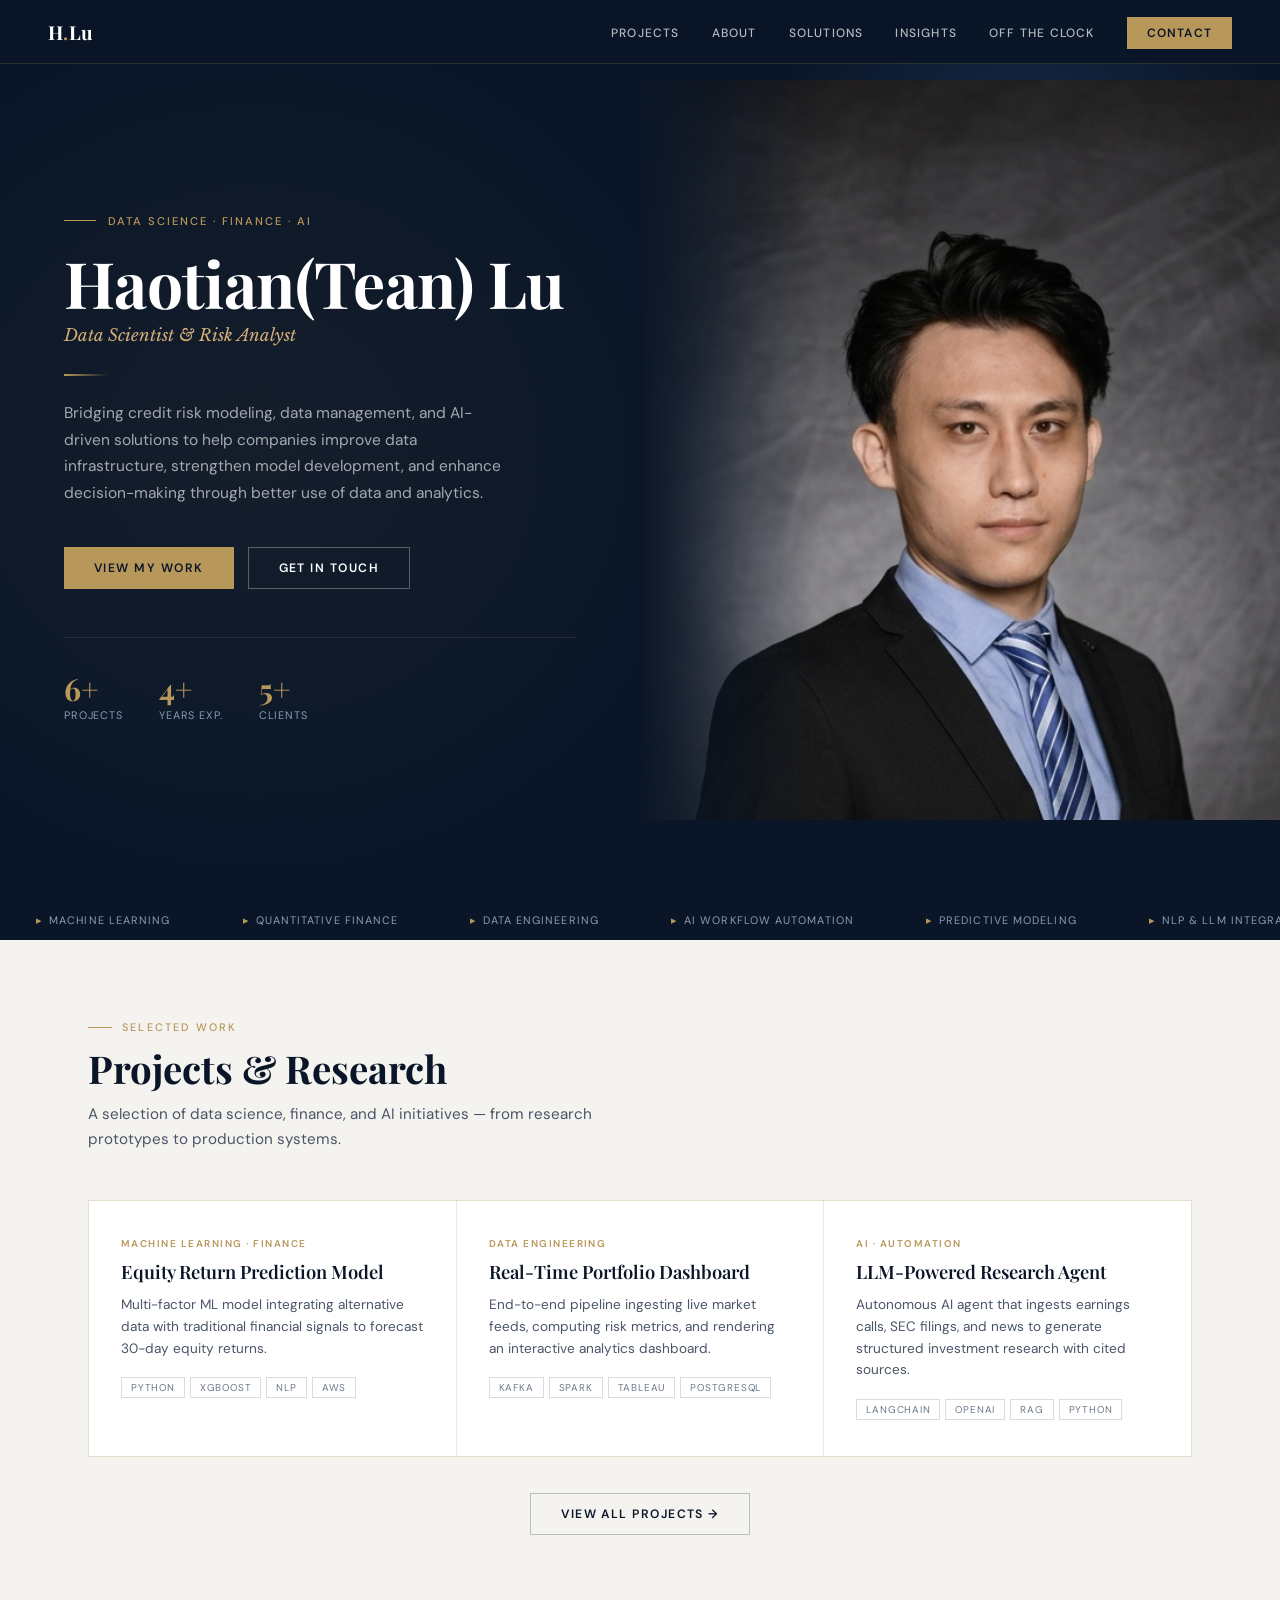
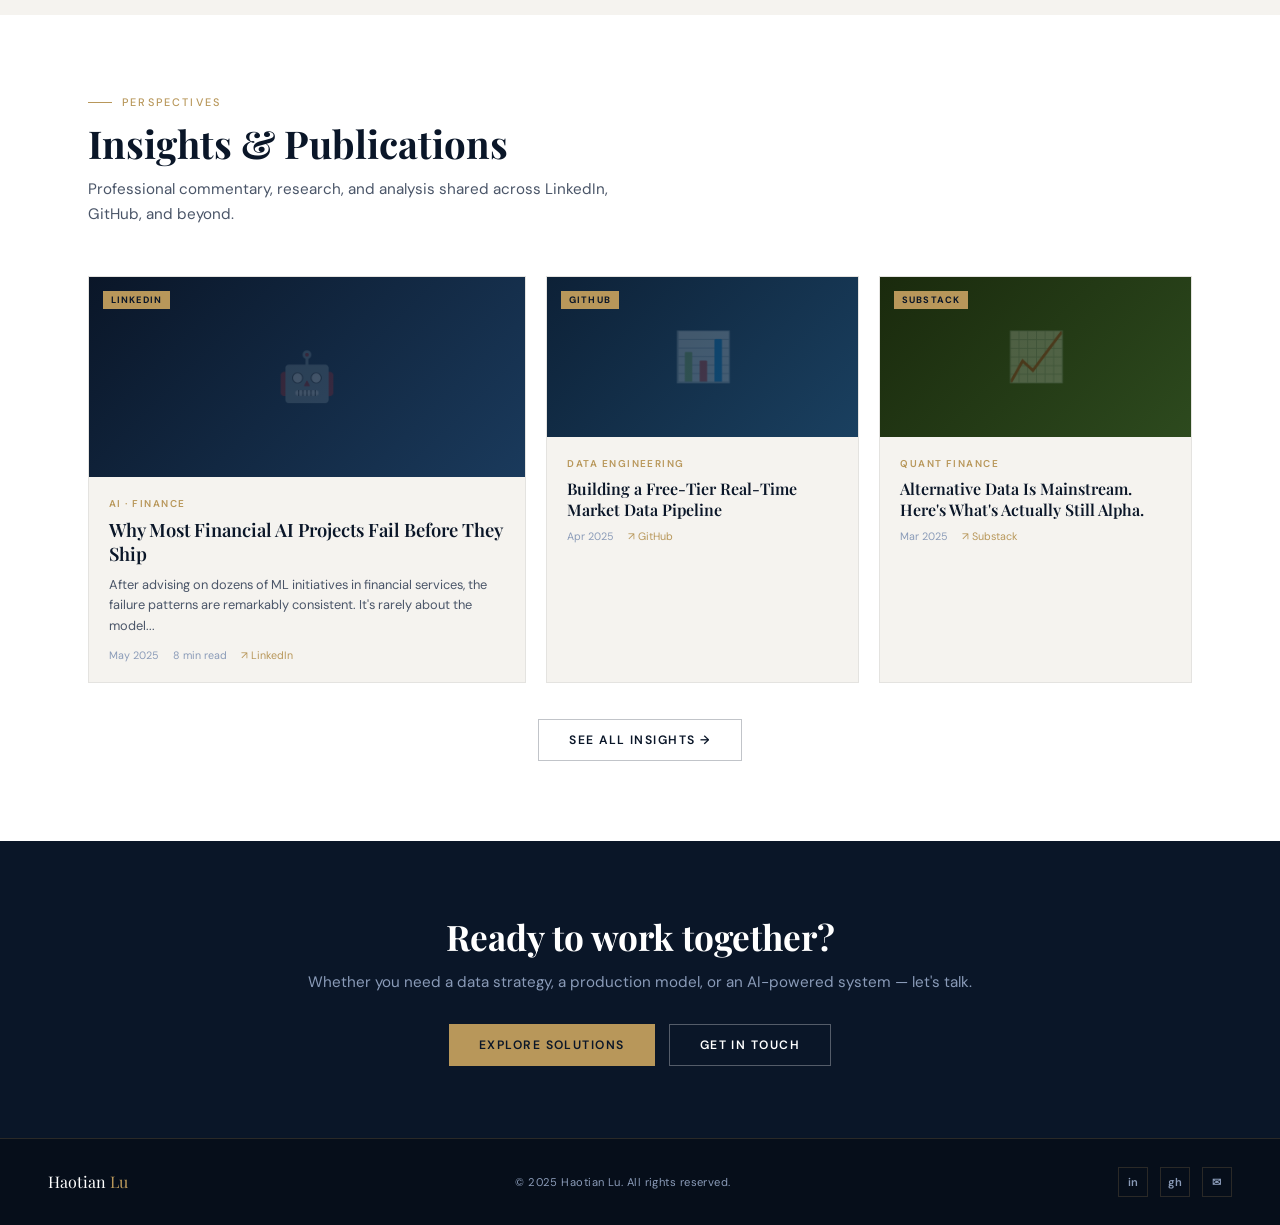
<file: index.html>
<!DOCTYPE html>
<html lang="en">
<head>
<meta charset="UTF-8">
<meta name="viewport" content="width=device-width, initial-scale=1.0">
<link rel="icon" type="image/svg+xml" href="Images/HL_icon.svg">
<link rel="shortcut icon" href="Images/HL_icon.svg">
<title>Haotian(Tean) Lu — Data Science & Finance</title>
<link rel="stylesheet" href="shared.css">
<style>
/* ─── HERO ─── */
.hero {
  min-height: 100vh;
  background: var(--navy);
  display: grid;
  grid-template-columns: 1fr 1fr;
  position: relative;
  overflow: hidden;
}
.hero::before {
  content: '';
  position: absolute; inset: 0;
  background:
    radial-gradient(ellipse 60% 80% at 20% 50%, rgba(184,151,90,0.06) 0%, transparent 60%),
    radial-gradient(ellipse 40% 60% at 80% 20%, rgba(26,47,80,0.8) 0%, transparent 50%);
  pointer-events: none;
}
.hero-left {
  display: flex; flex-direction: column; justify-content: center;
  padding: 100px 64px 64px;
  position: relative; z-index: 2;
}
.hero-eyebrow {
  font-size: 0.7rem; font-weight: 500; letter-spacing: 0.18em;
  text-transform: uppercase; color: var(--gold);
  margin-bottom: 20px; display: flex; align-items: center; gap: 12px;
}
.hero-eyebrow::before { content: ''; display: inline-block; width: 32px; height: 1px; background: var(--gold); }
.hero-name {
  font-family: 'Playfair Display', serif;
  font-size: clamp(2.6rem, 5vw, 4rem);
  font-weight: 700; color: var(--white);
  line-height: 1.08; margin-bottom: 8px; letter-spacing: -0.01em;
}
.hero-title {
  font-family: 'Libre Baskerville', serif;
  font-size: 1.05rem; font-style: italic;
  color: var(--gold-light); margin-bottom: 28px; font-weight: 400;
}
.hero-divider { width: 44px; height: 2px; background: linear-gradient(90deg, var(--gold), transparent); margin-bottom: 24px; }
.hero-desc {
  font-size: 0.97rem; line-height: 1.72;
  color: rgba(255,255,255,0.62); max-width: 440px; margin-bottom: 40px;
}
.hero-actions { display: flex; gap: 14px; flex-wrap: wrap; }
.hero-stats {
  display: flex; gap: 36px; margin-top: 48px;
  padding-top: 36px; border-top: 1px solid var(--border-light);
}
.stat-num {
  font-family: 'Playfair Display', serif;
  font-size: 1.9rem; font-weight: 700; color: var(--gold); line-height: 1;
}
.stat-label { font-size: 0.68rem; color: var(--text-muted); letter-spacing: 0.08em; margin-top: 4px; text-transform: uppercase; }

/* hero right */
.hero-right { position: relative; overflow: hidden; }
.hero-right::before {
  content: ''; position: absolute; inset: 0;
  background: linear-gradient(90deg, var(--navy) 0%, transparent 28%);
  z-index: 1;
}
.hero-photo { width: 100%; height: 100%; object-fit: cover; object-position: center top; filter: grayscale(12%); display: block; }
.hero-photo-placeholder {
  width: 100%; height: 100%; min-height: 500px;
  background: linear-gradient(135deg, var(--navy-mid) 0%, var(--navy-light) 100%);
  display: flex; flex-direction: column; align-items: center; justify-content: center;
  color: var(--text-muted); gap: 12px; font-size: 0.78rem; letter-spacing: 0.08em; text-transform: uppercase;
}

/* ─── HOME SECTIONS ─── */
#home-projects { background: var(--off-white); }
#home-insights { background: var(--white); }

/* project cards */
.projects-grid {
  display: grid; grid-template-columns: repeat(3,1fr);
  gap: 1px; background: rgba(184,151,90,0.12);
  border: 1px solid rgba(184,151,90,0.12);
}
.project-card {
  background: var(--white); padding: 36px 32px;
  transition: all 0.25s; cursor: pointer; position: relative; overflow: hidden;
}
.project-card::after {
  content: ''; position: absolute; bottom: 0; left: 0; right: 0; height: 2px;
  background: var(--gold); transform: scaleX(0); transition: transform 0.3s; transform-origin: left;
}
.project-card:hover::after { transform: scaleX(1); }
.project-card:hover { transform: translateY(-3px); box-shadow: 0 10px 32px rgba(10,22,40,0.09); }
.project-arrow { position: absolute; top: 28px; right: 28px; color: var(--gold); opacity: 0; transition: all 0.2s; font-size: 1rem; }
.project-card:hover .project-arrow { opacity: 1; transform: translate(2px,-2px); }
.project-tech { display: flex; flex-wrap: wrap; gap: 5px; margin-top: 18px; }

/* insights */
.insights-row {
  display: grid; grid-template-columns: 1.4fr 1fr 1fr;
  gap: 20px;
}
.insight-card {
  background: var(--off-white); border: 1px solid rgba(10,22,40,0.07);
  overflow: hidden; cursor: pointer; transition: all 0.22s;
  text-decoration: none; color: inherit; display: block;
}
.insight-card:hover { box-shadow: 0 8px 28px rgba(10,22,40,0.1); transform: translateY(-2px); }
.insight-card.featured {}
.insight-preview {
  height: 160px; background: var(--navy-light); position: relative; overflow: hidden;
  display: flex; align-items: center; justify-content: center;
}
.insight-card.featured .insight-preview { height: 200px; }
.insight-emoji { font-size: 3rem; opacity: 0.2; }
.insight-source {
  position: absolute; top: 14px; left: 14px;
  background: var(--gold); color: var(--navy);
  font-size: 0.58rem; font-weight: 700; letter-spacing: 0.12em;
  text-transform: uppercase; padding: 3px 8px;
}
.insight-body { padding: 20px; }
.insight-category { font-size: 0.62rem; font-weight: 600; letter-spacing: 0.15em; text-transform: uppercase; color: var(--gold); margin-bottom: 8px; display: block; }
.insight-title { font-family: 'Playfair Display', serif; font-size: 1rem; font-weight: 600; color: var(--navy); line-height: 1.35; margin-bottom: 8px; }
.insight-card.featured .insight-title { font-size: 1.15rem; }
.insight-excerpt { font-size: 0.8rem; line-height: 1.58; color: var(--text-body); margin-bottom: 12px; }
.insight-meta { font-size: 0.67rem; color: #8a9bb8; display: flex; gap: 14px; flex-wrap: wrap; }

/* ─── CTA BAND ─── */
.cta-band {
  background: var(--navy); padding: 72px 0; text-align: center;
}
.cta-band h2 {
  font-family: 'Playfair Display', serif;
  font-size: clamp(1.6rem, 3vw, 2.2rem);
  font-weight: 700; color: var(--white); margin-bottom: 12px;
}
.cta-band p { font-size: 0.95rem; color: var(--text-muted); margin-bottom: 32px; }
.cta-band .actions { display: flex; gap: 14px; justify-content: center; flex-wrap: wrap; }

/* ─── MOBILE ─── */
@media (max-width: 768px) {
  .hero { grid-template-columns: 1fr; }
  .hero-right { height: 45vw; min-height: 220px; }
  .hero-right::before { background: linear-gradient(180deg, var(--navy) 0%, transparent 40%); }
  .hero-left { padding: 88px 20px 40px; }
  .hero-stats { gap: 24px; flex-wrap: wrap; }
  .projects-grid { grid-template-columns: 1fr; }
  .insights-row { grid-template-columns: 1fr; }
}
@media (min-width: 769px) and (max-width: 1024px) {
  .hero-left { padding: 100px 40px 56px; }
  .projects-grid { grid-template-columns: repeat(2,1fr); }
  .insights-row { grid-template-columns: 1fr 1fr; }
  .insight-card.featured { grid-column: span 2; }
  .insight-card.featured .insight-preview { height: 180px; }
}
</style>
</head>
<body>

<nav>
  <a href="index.html" class="nav-logo">H<span>.</span>Lu</a>
  <ul class="nav-links">
    <li><a href="projects.html">Projects</a></li>
    <li><a href="about.html">About</a></li>
    <li><a href="solutions.html">Solutions</a></li>
    <li><a href="insights.html">Insights</a></li>
    <li><a href="beyond.html">Off the Clock</a></li>
    <li><a href="contact.html" class="nav-cta">Contact</a></li>
  </ul>
  <button class="nav-hamburger" id="navHamburger" aria-label="Menu">
    <span></span><span></span><span></span>
  </button>
</nav>
<div class="nav-mobile-menu" id="navMobile">
  <a href="projects.html">Projects</a>
  <a href="about.html">About</a>
  <a href="solutions.html">Solutions</a>
  <a href="insights.html">Insights</a>
  <a href="beyond.html">Off the Clock</a>
  <a href="contact.html" class="mob-cta">Contact</a>
</div>

<!-- HERO -->
<section class="hero">
  <div class="hero-left">
    <div class="hero-eyebrow">Data Science · Finance · AI</div>
    <h1 class="hero-name">Haotian(Tean) Lu</h1>
    <p class="hero-title">Data Scientist &amp; Risk Analyst</p>
    <div class="hero-divider"></div>
    <p class="hero-desc">
      Bridging credit risk modeling, data management, and AI-driven solutions to help companies improve data infrastructure, strengthen model development, and enhance decision-making through better use of data and analytics.
    </p>
    <div class="hero-actions">
      <a href="solutions.html" class="btn-primary">View My Work</a>
      <a href="contact.html" class="btn-outline-light">Get In Touch</a>
    </div>
    <div class="hero-stats">
      <div><div class="stat-num">6+</div><div class="stat-label">Projects</div></div>
      <div><div class="stat-num">4+</div><div class="stat-label">Years Exp.</div></div>
      <div><div class="stat-num">5+</div><div class="stat-label">Clients</div></div>
    </div>
  </div>
  <div class="hero-right">
    <img src="Images/Tean - Pic.png" class="hero-photo" alt="Tean">
      <svg width="56" height="56" viewBox="0 0 64 64" fill="none"><circle cx="32" cy="24" r="14" stroke="#b8975a" stroke-width="1.5"/><path d="M8 56C8 44 18 36 32 36C46 36 56 44 56 56" stroke="#b8975a" stroke-width="1.5"/></svg>
      <!-- My Photo -->
    </div>
  </div>
</section>

<!-- TICKER -->
<div class="ticker-band">
  <div class="ticker-inner">
    <span class="ticker-item"><span>▸</span>Machine Learning</span>
    <span class="ticker-item"><span>▸</span>Quantitative Finance</span>
    <span class="ticker-item"><span>▸</span>Data Engineering</span>
    <span class="ticker-item"><span>▸</span>AI Workflow Automation</span>
    <span class="ticker-item"><span>▸</span>Predictive Modeling</span>
    <span class="ticker-item"><span>▸</span>NLP &amp; LLM Integration</span>
    <span class="ticker-item"><span>▸</span>Business Intelligence</span>
    <span class="ticker-item"><span>▸</span>Risk Analytics</span>
    <span class="ticker-item"><span>▸</span>Data Management</span>
    <span class="ticker-item"><span>▸</span>Python · SQL · R</span>
    <span class="ticker-item"><span>▸</span>Machine Learning</span>
    <span class="ticker-item"><span>▸</span>Quantitative Finance</span>
    <span class="ticker-item"><span>▸</span>Data Engineering</span>
    <span class="ticker-item"><span>▸</span>AI Workflow Automation</span>
    <span class="ticker-item"><span>▸</span>Predictive Modeling</span>
    <span class="ticker-item"><span>▸</span>NLP &amp; LLM Integration</span>
    <span class="ticker-item"><span>▸</span>Business Intelligence</span>
    <span class="ticker-item"><span>▸</span>Risk Analytics</span>
    <span class="ticker-item"><span>▸</span>Data Management</span>
    <span class="ticker-item"><span>▸</span>Python · SQL · R</span>
  </div>
</div>

<!-- FEATURED PROJECTS -->
<section id="home-projects">
  <div class="container">
    <div class="section-label reveal">Selected Work</div>
    <h2 class="section-title reveal">Projects &amp; Research</h2>
    <p class="section-subtitle reveal">A selection of data science, finance, and AI initiatives — from research prototypes to production systems.</p>
    <div class="projects-grid reveal" data-stagger>

      <div class="project-card">
        <span class="card-tag">Machine Learning · Finance</span>
        <div class="card-title">Equity Return Prediction Model</div>
        <p class="card-desc">Multi-factor ML model integrating alternative data with traditional financial signals to forecast 30-day equity returns.</p>
        <div class="project-tech">
          <span class="tech-tag">Python</span><span class="tech-tag">XGBoost</span><span class="tech-tag">NLP</span><span class="tech-tag">AWS</span>
        </div>
        <div class="project-arrow">↗</div>
      </div>

      <div class="project-card">
        <span class="card-tag">Data Engineering</span>
        <div class="card-title">Real-Time Portfolio Dashboard</div>
        <p class="card-desc">End-to-end pipeline ingesting live market feeds, computing risk metrics, and rendering an interactive analytics dashboard.</p>
        <div class="project-tech">
          <span class="tech-tag">Kafka</span><span class="tech-tag">Spark</span><span class="tech-tag">Tableau</span><span class="tech-tag">PostgreSQL</span>
        </div>
        <div class="project-arrow">↗</div>
      </div>

      <div class="project-card">
        <span class="card-tag">AI · Automation</span>
        <div class="card-title">LLM-Powered Research Agent</div>
        <p class="card-desc">Autonomous AI agent that ingests earnings calls, SEC filings, and news to generate structured investment research with cited sources.</p>
        <div class="project-tech">
          <span class="tech-tag">LangChain</span><span class="tech-tag">OpenAI</span><span class="tech-tag">RAG</span><span class="tech-tag">Python</span>
        </div>
        <div class="project-arrow">↗</div>
      </div>

    </div>
    <div style="text-align:center;margin-top:36px;" class="reveal">
      <a href="projects.html" class="btn-outline">View All Projects →</a>
    </div>
  </div>
</section>

<!-- FEATURED INSIGHTS -->
<section id="home-insights">
  <div class="container">
    <div class="section-label reveal">Perspectives</div>
    <h2 class="section-title reveal">Insights &amp; Publications</h2>
    <p class="section-subtitle reveal">Professional commentary, research, and analysis shared across LinkedIn, GitHub, and beyond.</p>
    <div class="insights-row reveal" data-stagger>

      <a href="insights.html" class="insight-card featured">
        <div class="insight-preview" style="background:linear-gradient(135deg,#0a1628 0%,#1a3a5c 100%);">
          <div class="insight-emoji">🤖</div>
          <div class="insight-source">LinkedIn</div>
        </div>
        <div class="insight-body">
          <span class="insight-category">AI · Finance</span>
          <div class="insight-title">Why Most Financial AI Projects Fail Before They Ship</div>
          <p class="insight-excerpt">After advising on dozens of ML initiatives in financial services, the failure patterns are remarkably consistent. It's rarely about the model...</p>
          <div class="insight-meta"><span>May 2025</span><span>8 min read</span><span style="color:var(--gold)">↗ LinkedIn</span></div>
        </div>
      </a>

      <a href="insights.html" class="insight-card">
        <div class="insight-preview" style="background:linear-gradient(135deg,#0d2137 0%,#1a4060 100%);">
          <div class="insight-emoji">📊</div>
          <div class="insight-source">GitHub</div>
        </div>
        <div class="insight-body">
          <span class="insight-category">Data Engineering</span>
          <div class="insight-title">Building a Free-Tier Real-Time Market Data Pipeline</div>
          <div class="insight-meta"><span>Apr 2025</span><span style="color:var(--gold)">↗ GitHub</span></div>
        </div>
      </a>

      <a href="insights.html" class="insight-card">
        <div class="insight-preview" style="background:linear-gradient(135deg,#1a2a0d 0%,#2d4a1e 100%);">
          <div class="insight-emoji">📈</div>
          <div class="insight-source">Substack</div>
        </div>
        <div class="insight-body">
          <span class="insight-category">Quant Finance</span>
          <div class="insight-title">Alternative Data Is Mainstream. Here's What's Actually Still Alpha.</div>
          <div class="insight-meta"><span>Mar 2025</span><span style="color:var(--gold)">↗ Substack</span></div>
        </div>
      </a>

    </div>
    <div style="text-align:center;margin-top:36px;" class="reveal">
      <a href="insights.html" class="btn-outline">See All Insights →</a>
    </div>
  </div>
</section>

<!-- CTA BAND -->
<div class="cta-band">
  <div class="container">
    <h2>Ready to work together?</h2>
    <p>Whether you need a data strategy, a production model, or an AI-powered system — let's talk.</p>
    <div class="actions">
      <a href="solutions.html" class="btn-primary">Explore Solutions</a>
      <a href="contact.html" class="btn-outline-light">Get In Touch</a>
    </div>
  </div>
</div>

<footer>
  <a href="index.html" class="footer-logo">Haotian <span>Lu</span></a>
  <div class="footer-copy">© 2025 Haotian Lu. All rights reserved.</div>
  <div class="footer-social">
    <a href="https://www.linkedin.com/in/tean-lu/">in</a><a href="https://github.com/HTean">gh</a><a href="mailto:lhtsas07@gmail.com">✉</a>
  </div>
</footer>

<script src="nav.js"></script>
</body>
</html>
</file>
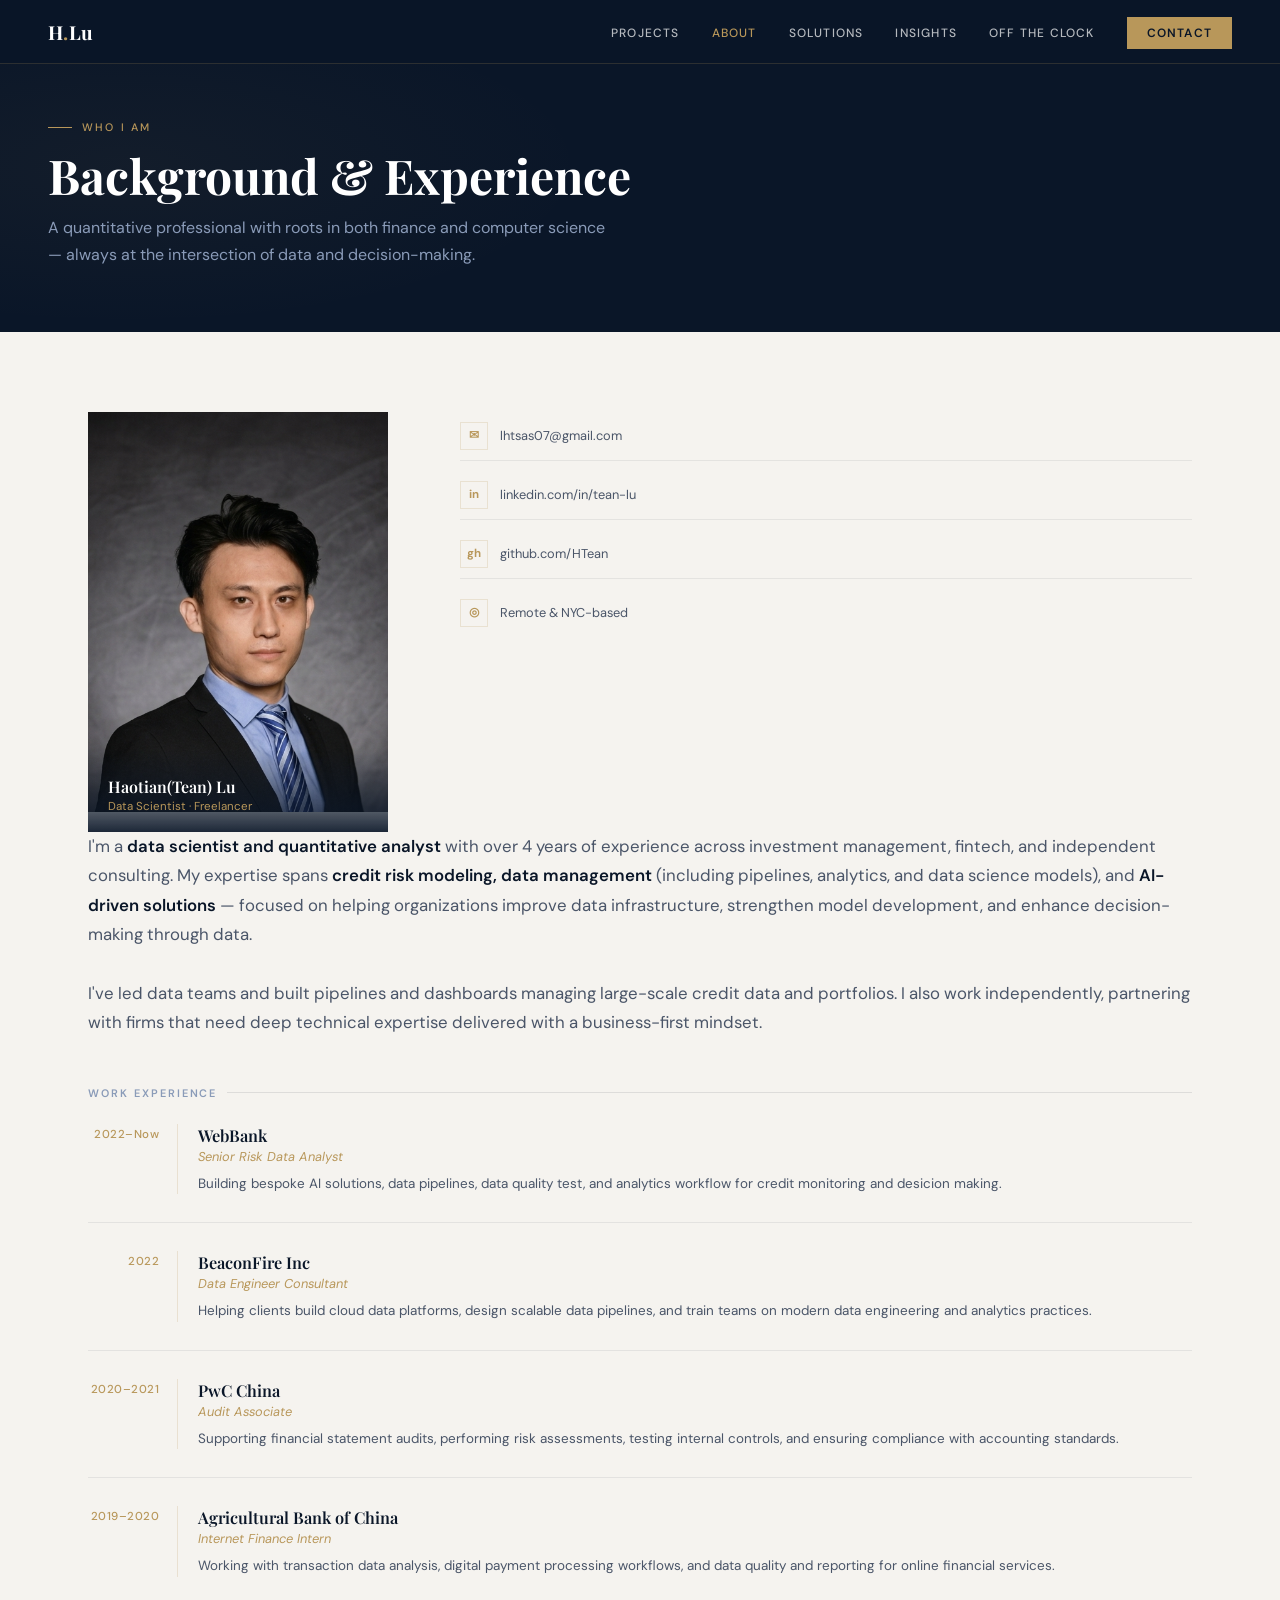
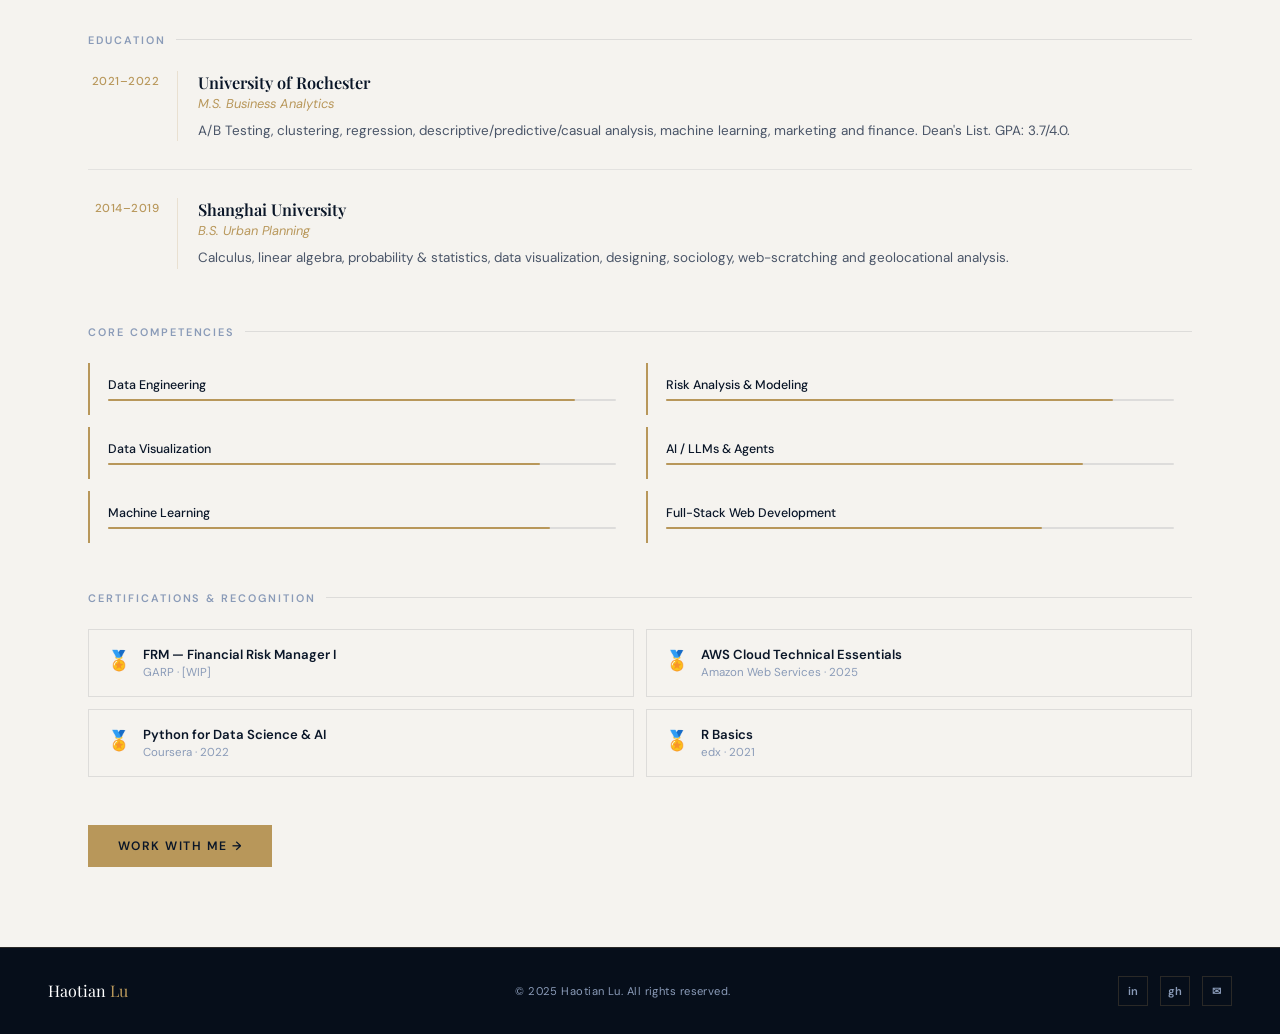
<file: about.html>
<!DOCTYPE html>
<html lang="en">
<head>
<meta charset="UTF-8">
<meta name="viewport" content="width=device-width, initial-scale=1.0">
<link rel="icon" type="image/svg+xml" href="Images/HL_icon.svg">
<link rel="shortcut icon" href="Images/HL_icon.svg">
<title>About — Haotian(Tean) Lu</title>
<link rel="stylesheet" href="shared.css">
<style>
.about-layout {
  display: grid; grid-template-columns: 300px 1fr;
  gap: 72px; align-items: start;
}
.about-portrait {
  position: sticky; top: 88px;
}
.portrait-box {
  width: 100%; aspect-ratio: 3/4;
  background: var(--navy-light); position: relative; overflow: hidden; margin-bottom: 20px;
}
.portrait-img { width: 100%; height: 100%; object-fit: cover; display: block; }
.portrait-placeholder {
  width: 100%; height: 100%;
  display: flex; flex-direction: column; align-items: center; justify-content: center;
  color: var(--text-muted); gap: 10px; font-size: 0.75rem; letter-spacing: 0.08em; text-transform: uppercase;
}
.portrait-overlay {
  position: absolute; bottom: 0; left: 0; right: 0;
  background: linear-gradient(0deg, rgba(10,22,40,0.92) 0%, transparent 100%);
  padding: 28px 20px 18px;
}
.portrait-overlay .pname { font-family: 'Playfair Display', serif; font-size: 1rem; font-weight: 600; color: var(--white); }
.portrait-overlay .prole { font-size: 0.72rem; color: var(--gold); margin-top: 2px; }

.about-links { display: flex; flex-direction: column; gap: 10px; }
.about-link {
  display: flex; align-items: center; gap: 12px;
  font-size: 0.8rem; color: var(--text-body); text-decoration: none; transition: color 0.2s;
  padding: 10px 0; border-bottom: 1px solid rgba(10,22,40,0.07);
}
.about-link:hover { color: var(--gold); }
.about-link-icon {
  width: 28px; height: 28px; border: 1px solid var(--border);
  display: flex; align-items: center; justify-content: center;
  font-size: 0.72rem; font-weight: 700; color: var(--gold); flex-shrink: 0;
}

/* right side */
.about-intro {
  font-size: 1.05rem; line-height: 1.75; color: var(--text-body); margin-bottom: 48px;
}
.about-intro strong { color: var(--navy); font-weight: 600; }

.timeline { margin-bottom: 56px; }
.tl-section-title {
  font-size: 0.68rem; font-weight: 600; letter-spacing: 0.18em;
  text-transform: uppercase; color: var(--text-muted);
  margin-bottom: 24px; display: flex; align-items: center; gap: 10px;
}
.tl-section-title::after { content: ''; flex: 1; height: 1px; background: rgba(10,22,40,0.1); }

.tl-item {
  display: grid; grid-template-columns: 90px 1fr;
  gap: 20px; margin-bottom: 28px; padding-bottom: 28px;
  border-bottom: 1px solid rgba(10,22,40,0.07);
}
.tl-item:last-child { border-bottom: none; margin-bottom: 0; padding-bottom: 0; }
.tl-year { font-size: 0.72rem; font-weight: 500; color: var(--gold); letter-spacing: 0.04em; padding-top: 3px; text-align: right; padding-right: 18px; border-right: 1px solid var(--border); }
.tl-org { font-family: 'Playfair Display', serif; font-size: 1.02rem; font-weight: 600; color: var(--navy); margin-bottom: 2px; }
.tl-role { font-size: 0.8rem; color: var(--gold); margin-bottom: 8px; font-style: italic; }
.tl-desc { font-size: 0.84rem; line-height: 1.6; color: var(--text-body); }

.skills-section { margin-bottom: 48px; }
.skills-grid { display: grid; grid-template-columns: repeat(2,1fr); gap: 12px; }
.skill-item {
  padding: 14px 18px; background: var(--off-white); border-left: 2px solid var(--gold);
}
.skill-name { font-size: 0.78rem; font-weight: 500; color: var(--navy); margin-bottom: 6px; }
.skill-bar { height: 2px; background: rgba(10,22,40,0.1); position: relative; border-radius: 1px; }
.skill-fill { position: absolute; left: 0; top: 0; height: 100%; background: var(--gold); border-radius: 1px; }

.certs-grid { display: grid; grid-template-columns: repeat(2,1fr); gap: 12px; }
.cert-item {
  padding: 16px 18px; border: 1px solid rgba(10,22,40,0.1);
  display: flex; gap: 12px; align-items: flex-start;
}
.cert-icon { font-size: 1.2rem; flex-shrink: 0; margin-top: 2px; }
.cert-name { font-size: 0.82rem; font-weight: 600; color: var(--navy); margin-bottom: 2px; }
.cert-issuer { font-size: 0.72rem; color: var(--text-muted); }

@media (max-width: 768px) {
  .about-layout { grid-template-columns: 1fr; }
  .about-portrait { position: static; }
  .portrait-box { max-width: 280px; }
  .skills-grid, .certs-grid { grid-template-columns: 1fr; }
  .tl-item { grid-template-columns: 70px 1fr; }
}
@media (min-width: 769px) and (max-width: 1024px) {
  .about-layout { grid-template-columns: 240px 1fr; gap: 48px; }
  .skills-grid { grid-template-columns: 1fr; }
}
</style>
</head>
<body>
<nav>
  <a href="index.html" class="nav-logo">H<span>.</span>Lu</a>
  <ul class="nav-links">
    <li><a href="projects.html">Projects</a></li>
    <li><a href="about.html">About</a></li>
    <li><a href="solutions.html">Solutions</a></li>
    <li><a href="insights.html">Insights</a></li>
    <li><a href="beyond.html">Off the Clock</a></li>
    <li><a href="contact.html" class="nav-cta">Contact</a></li>
  </ul>
  <button class="nav-hamburger" id="navHamburger" aria-label="Menu"><span></span><span></span><span></span></button>
</nav>
<div class="nav-mobile-menu" id="navMobile">
  <a href="projects.html">Projects</a><a href="about.html">About</a>
  <a href="solutions.html">Solutions</a><a href="insights.html">Insights</a>
  <a href="beyond.html">Off the Clock</a><a href="contact.html" class="mob-cta">Contact</a>
</div>

<div class="page-banner">
  <div class="page-banner-inner">
    <div class="page-banner-label">Who I Am</div>
    <h1>Background &amp; Experience</h1>
    <p>A quantitative professional with roots in both finance and computer science — always at the intersection of data and decision-making.</p>
  </div>
</div>

<section style="background:var(--off-white);">
  <div class="container">
    <div class="about-layout">

      <!-- LEFT: sticky portrait -->
      <div class="about-portrait reveal">
        <div class="portrait-box">
          <img src="Images/Tean - Pic.png" class="portrait-img" alt="Haotian Lu">
            <svg width="48" height="48" viewBox="0 0 64 64" fill="none"><circle cx="32" cy="24" r="14" stroke="#b8975a" stroke-width="1.5"/><path d="M8 56C8 44 18 36 32 36C46 36 56 44 56 56" stroke="#b8975a" stroke-width="1.5"/></svg>
            Your Photo
          </div>
          <div class="portrait-overlay">
            <div class="pname">Haotian(Tean) Lu</div>
            <div class="prole">Data Scientist · Freelancer</div>
          </div>
        </div>
        <div class="about-links">
          <a href="mailto:lhtsas07@gmail.com" class="about-link">
            <div class="about-link-icon">✉</div> lhtsas07@gmail.com
          </a>
          <a href="https://www.linkedin.com/in/tean-lu/" class="about-link">
            <div class="about-link-icon">in</div> linkedin.com/in/tean-lu
          </a>
          <a href="https://github.com/HTean" class="about-link">
            <div class="about-link-icon">gh</div> github.com/HTean
          </a>
          <a href="#" class="about-link" style="border-bottom:none;">
            <div class="about-link-icon">◎</div> Remote &amp; NYC-based
          </a>
        </div>
      </div>

      <!-- RIGHT: content -->
      <div class="reveal">
        <p class="about-intro">
          I'm a <strong>data scientist and quantitative analyst</strong> with over 4 years of experience across investment management, fintech, and independent consulting. My expertise spans <strong>credit risk modeling, data management</strong> (including pipelines, analytics, and data science models), and <strong>AI-driven solutions</strong> — focused on helping organizations improve data infrastructure, strengthen model development, and enhance decision-making through data.<br><br>
          I've led data teams and built pipelines and dashboards managing large-scale credit data and portfolios. I also work independently, partnering with firms that need deep technical expertise delivered with a business-first mindset.
        </p>

        <!-- Work Experience -->
        <div class="timeline">
          <div class="tl-section-title">Work Experience</div>
          <div class="tl-item">
            <div class="tl-year">2022–Now</div>
            <div>
              <div class="tl-org">WebBank</div>
              <div class="tl-role">Senior Risk Data Analyst</div>
              <div class="tl-desc">Building bespoke AI solutions, data pipelines, data quality test, and analytics workflow for credit monitoring and desicion making.</div>
            </div>
          </div>
          <div class="tl-item">
            <div class="tl-year">2022</div>
            <div>
              <div class="tl-org">BeaconFire Inc</div>
              <div class="tl-role">Data Engineer Consultant</div>
              <div class="tl-desc">Helping clients build cloud data platforms, design scalable data pipelines, and train teams on modern data engineering and analytics practices.</div>
            </div>
          </div>
          <div class="tl-item">
            <div class="tl-year">2020–2021</div>
            <div>
              <div class="tl-org">PwC China</div>
              <div class="tl-role">Audit Associate</div>
              <div class="tl-desc">Supporting financial statement audits, performing risk assessments, testing internal controls, and ensuring compliance with accounting standards.</div>
            </div>
          </div>
          <div class="tl-item">
            <div class="tl-year">2019–2020</div>
            <div>
              <div class="tl-org">Agricultural Bank of China</div>
              <div class="tl-role">Internet Finance Intern</div>
              <div class="tl-desc">Working with transaction data analysis, digital payment processing workflows, and data quality and reporting for online financial services.</div>
            </div>
          </div>
        </div>

        <!-- Education -->
        <div class="timeline">
          <div class="tl-section-title">Education</div>
          <div class="tl-item">
            <div class="tl-year">2021–2022</div>
            <div>
              <div class="tl-org">University of Rochester</div>
              <div class="tl-role">M.S. Business Analytics</div>
              <div class="tl-desc">A/B Testing, clustering, regression, descriptive/predictive/casual analysis, machine learning, marketing and finance. Dean's List. GPA: 3.7/4.0.</div>
            </div>
          </div>
          <div class="tl-item">
            <div class="tl-year">2014–2019</div>
            <div>
              <div class="tl-org">Shanghai University</div>
              <div class="tl-role">B.S. Urban Planning</div>
              <div class="tl-desc">Calculus, linear algebra, probability & statistics, data visualization, designing, sociology, web-scratching and geolocational analysis.</div>
            </div>
          </div>
        </div>

        <!-- Skills -->
        <div class="skills-section">
          <div class="tl-section-title">Core Competencies</div>
          <div class="skills-grid">
            <div class="skill-item">
              <div class="skill-name">Data Engineering</div>
              <div class="skill-bar"><div class="skill-fill" style="width:92%"></div></div>
            </div>
            <div class="skill-item">
              <div class="skill-name">Risk Analysis &amp; Modeling</div>
              <div class="skill-bar"><div class="skill-fill" style="width:88%"></div></div>
            </div>
            <div class="skill-item">
              <div class="skill-name">Data Visualization</div>
              <div class="skill-bar"><div class="skill-fill" style="width:85%"></div></div>
            </div>
            <div class="skill-item">
              <div class="skill-name">AI / LLMs &amp; Agents</div>
              <div class="skill-bar"><div class="skill-fill" style="width:82%"></div></div>
            </div>
            <div class="skill-item">
              <div class="skill-name">Machine Learning</div>
              <div class="skill-bar"><div class="skill-fill" style="width:87%"></div></div>
            </div>
            <div class="skill-item">
              <div class="skill-name">Full-Stack Web Development</div>
              <div class="skill-bar"><div class="skill-fill" style="width:74%"></div></div>
            </div>
          </div>
        </div>

        <!-- Certs -->
        <div class="skills-section">
          <div class="tl-section-title">Certifications &amp; Recognition</div>
          <div class="certs-grid">
            <div class="cert-item">
              <div class="cert-icon">🏅</div>
              <div><div class="cert-name">FRM — Financial Risk Manager I</div><div class="cert-issuer">GARP · [WIP]</div></div>
            </div>
            <div class="cert-item">
              <div class="cert-icon">🏅</div>
              <div><div class="cert-name">AWS Cloud Technical Essentials</div><div class="cert-issuer">Amazon Web Services · 2025</div></div>
            </div>
            <div class="cert-item">
              <div class="cert-icon">🏅</div>
              <div><div class="cert-name">Python for Data Science & AI</div><div class="cert-issuer">Coursera · 2022</div></div>
            </div>
            <div class="cert-item">
              <div class="cert-icon">🏅</div>
              <div><div class="cert-name">R Basics</div><div class="cert-issuer">edx · 2021</div></div>
            </div>
          </div>
        </div>

        <a href="contact.html" class="btn-primary">Work With Me →</a>
      </div>
    </div>
  </div>
</section>

<footer>
  <a href="index.html" class="footer-logo">Haotian <span>Lu</span></a>
  <div class="footer-copy">© 2025 Haotian Lu. All rights reserved.</div>
  <div class="footer-social"><a href="https://www.linkedin.com/in/tean-lu/">in</a><a href="https://github.com/HTean">gh</a><a href="mailto:lhtsas07@gmail.com">✉</a></div>
</footer>
<script src="nav.js"></script>
</body>
</html>
</file>
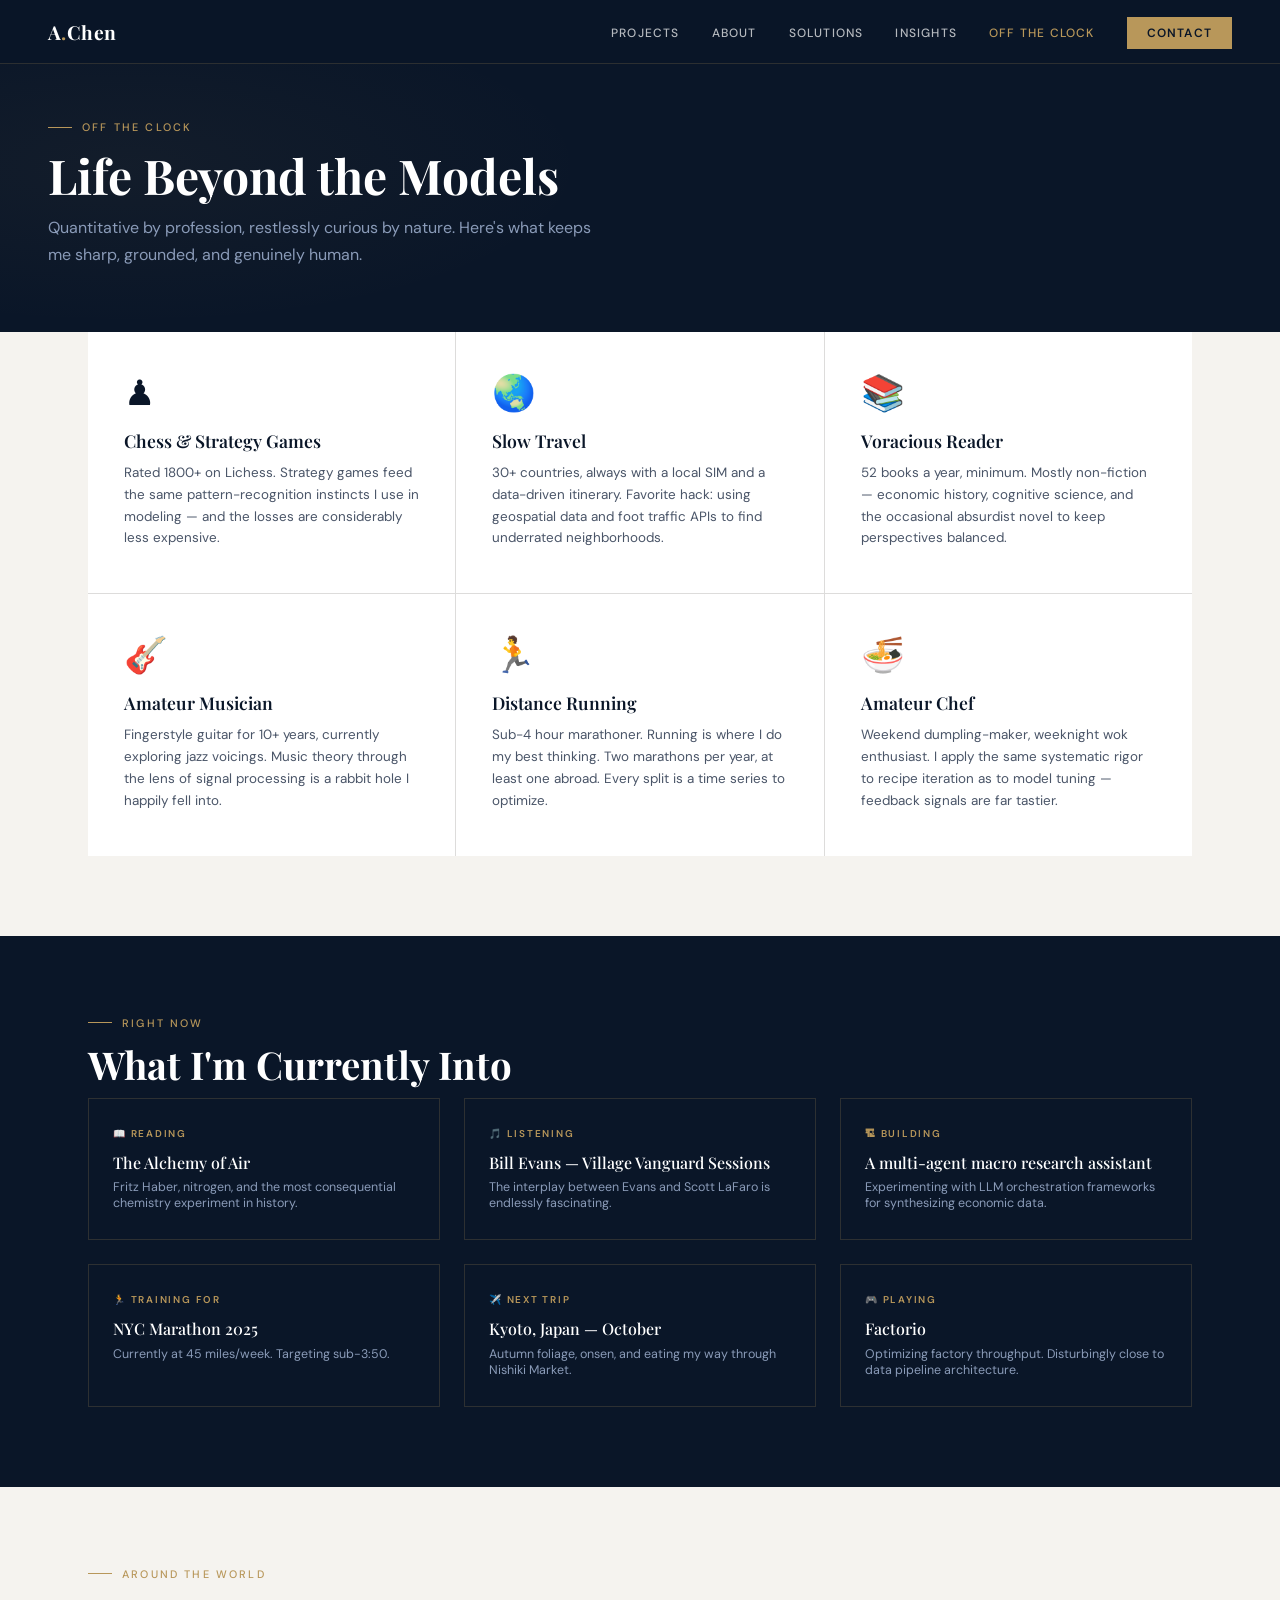
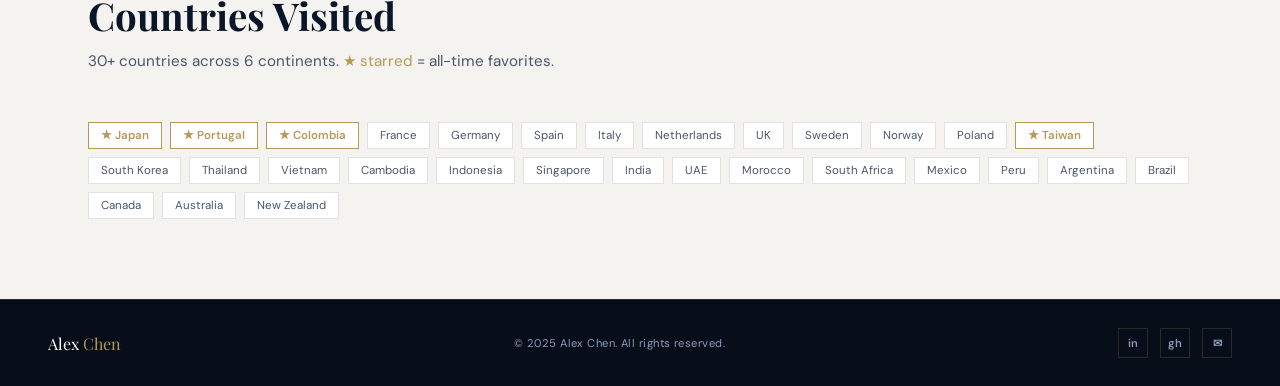
<file: beyond.html>
<!DOCTYPE html>
<html lang="en">
<head>
<meta charset="UTF-8">
<meta name="viewport" content="width=device-width, initial-scale=1.0">
<title>Off the Clock — Alex Chen</title>
<link rel="stylesheet" href="shared.css">
<style>
.beyond-grid {
  display: grid; grid-template-columns: repeat(3,1fr);
  gap: 1px; background: rgba(10,22,40,0.1);
}
.beyond-card {
  background: var(--white); padding: 44px 36px;
  transition: all 0.25s; cursor: default;
}
.beyond-card:hover { background: var(--navy); }
.beyond-card:hover .beyond-name { color: var(--white); }
.beyond-card:hover .beyond-desc { color: var(--text-muted); }

.beyond-emoji { font-size: 2.2rem; margin-bottom: 18px; display: block; line-height: 1; }
.beyond-name { font-family: 'Playfair Display', serif; font-size: 1.1rem; font-weight: 600; color: var(--navy); margin-bottom: 10px; transition: color 0.25s; }
.beyond-desc { font-size: 0.84rem; line-height: 1.62; color: var(--text-body); transition: color 0.25s; }

/* currently section */
#currently { background: var(--navy); }
.currently-grid { display: grid; grid-template-columns: repeat(3,1fr); gap: 24px; }
.curr-item { border: 1px solid var(--border); padding: 28px 24px; }
.curr-label { font-size: 0.62rem; font-weight: 600; letter-spacing: 0.18em; text-transform: uppercase; color: var(--gold); margin-bottom: 12px; display: block; }
.curr-content { font-family: 'Playfair Display', serif; font-size: 1rem; color: var(--white); font-weight: 500; line-height: 1.35; }
.curr-note { font-size: 0.78rem; color: var(--text-muted); margin-top: 6px; }

/* travel map placeholder */
#travels { background: var(--off-white); }
.travel-list { display: flex; flex-wrap: wrap; gap: 8px; }
.travel-tag {
  font-size: 0.72rem; padding: 5px 12px; background: var(--white);
  border: 1px solid rgba(10,22,40,0.12); color: var(--text-body);
}
.travel-tag.fav { border-color: var(--gold); color: var(--gold); font-weight: 600; }

@media (max-width: 768px) {
  .beyond-grid { grid-template-columns: 1fr; }
  .currently-grid { grid-template-columns: 1fr; }
}
@media (min-width: 769px) and (max-width: 1024px) {
  .beyond-grid { grid-template-columns: repeat(2,1fr); }
  .currently-grid { grid-template-columns: repeat(2,1fr); }
}
</style>
</head>
<body>
<nav>
  <a href="index.html" class="nav-logo">A<span>.</span>Chen</a>
  <ul class="nav-links">
    <li><a href="projects.html">Projects</a></li>
    <li><a href="about.html">About</a></li>
    <li><a href="solutions.html">Solutions</a></li>
    <li><a href="insights.html">Insights</a></li>
    <li><a href="beyond.html">Off the Clock</a></li>
    <li><a href="contact.html" class="nav-cta">Contact</a></li>
  </ul>
  <button class="nav-hamburger" id="navHamburger" aria-label="Menu"><span></span><span></span><span></span></button>
</nav>
<div class="nav-mobile-menu" id="navMobile">
  <a href="projects.html">Projects</a><a href="about.html">About</a>
  <a href="solutions.html">Solutions</a><a href="insights.html">Insights</a>
  <a href="beyond.html">Off the Clock</a><a href="contact.html" class="mob-cta">Contact</a>
</div>

<div class="page-banner">
  <div class="page-banner-inner">
    <div class="page-banner-label">Off the Clock</div>
    <h1>Life Beyond the Models</h1>
    <p>Quantitative by profession, restlessly curious by nature. Here's what keeps me sharp, grounded, and genuinely human.</p>
  </div>
</div>

<!-- HOBBIES -->
<section style="background:var(--off-white); padding-top:0;">
  <div class="container">
    <div class="beyond-grid reveal" data-stagger>

      <div class="beyond-card">
        <span class="beyond-emoji">♟</span>
        <div class="beyond-name">Chess &amp; Strategy Games</div>
        <p class="beyond-desc">Rated 1800+ on Lichess. Strategy games feed the same pattern-recognition instincts I use in modeling — and the losses are considerably less expensive.</p>
      </div>

      <div class="beyond-card">
        <span class="beyond-emoji">🌏</span>
        <div class="beyond-name">Slow Travel</div>
        <p class="beyond-desc">30+ countries, always with a local SIM and a data-driven itinerary. Favorite hack: using geospatial data and foot traffic APIs to find underrated neighborhoods.</p>
      </div>

      <div class="beyond-card">
        <span class="beyond-emoji">📚</span>
        <div class="beyond-name">Voracious Reader</div>
        <p class="beyond-desc">52 books a year, minimum. Mostly non-fiction — economic history, cognitive science, and the occasional absurdist novel to keep perspectives balanced.</p>
      </div>

      <div class="beyond-card">
        <span class="beyond-emoji">🎸</span>
        <div class="beyond-name">Amateur Musician</div>
        <p class="beyond-desc">Fingerstyle guitar for 10+ years, currently exploring jazz voicings. Music theory through the lens of signal processing is a rabbit hole I happily fell into.</p>
      </div>

      <div class="beyond-card">
        <span class="beyond-emoji">🏃</span>
        <div class="beyond-name">Distance Running</div>
        <p class="beyond-desc">Sub-4 hour marathoner. Running is where I do my best thinking. Two marathons per year, at least one abroad. Every split is a time series to optimize.</p>
      </div>

      <div class="beyond-card">
        <span class="beyond-emoji">🍜</span>
        <div class="beyond-name">Amateur Chef</div>
        <p class="beyond-desc">Weekend dumpling-maker, weeknight wok enthusiast. I apply the same systematic rigor to recipe iteration as to model tuning — feedback signals are far tastier.</p>
      </div>

    </div>
  </div>
</section>

<!-- CURRENTLY -->
<section id="currently">
  <div class="container">
    <div class="section-label reveal" style="color:var(--gold)">Right Now</div>
    <h2 class="section-title reveal" style="color:var(--white);">What I'm Currently Into</h2>
    <div class="currently-grid reveal" data-stagger>
      <div class="curr-item">
        <span class="curr-label">📖 Reading</span>
        <div class="curr-content">The Alchemy of Air</div>
        <div class="curr-note">Fritz Haber, nitrogen, and the most consequential chemistry experiment in history.</div>
      </div>
      <div class="curr-item">
        <span class="curr-label">🎵 Listening</span>
        <div class="curr-content">Bill Evans — Village Vanguard Sessions</div>
        <div class="curr-note">The interplay between Evans and Scott LaFaro is endlessly fascinating.</div>
      </div>
      <div class="curr-item">
        <span class="curr-label">🏗 Building</span>
        <div class="curr-content">A multi-agent macro research assistant</div>
        <div class="curr-note">Experimenting with LLM orchestration frameworks for synthesizing economic data.</div>
      </div>
      <div class="curr-item">
        <span class="curr-label">🏃 Training For</span>
        <div class="curr-content">NYC Marathon 2025</div>
        <div class="curr-note">Currently at 45 miles/week. Targeting sub-3:50.</div>
      </div>
      <div class="curr-item">
        <span class="curr-label">✈️ Next Trip</span>
        <div class="curr-content">Kyoto, Japan — October</div>
        <div class="curr-note">Autumn foliage, onsen, and eating my way through Nishiki Market.</div>
      </div>
      <div class="curr-item">
        <span class="curr-label">🎮 Playing</span>
        <div class="curr-content">Factorio</div>
        <div class="curr-note">Optimizing factory throughput. Disturbingly close to data pipeline architecture.</div>
      </div>
    </div>
  </div>
</section>

<!-- TRAVEL -->
<section id="travels">
  <div class="container">
    <div class="section-label reveal">Around the World</div>
    <h2 class="section-title reveal">Countries Visited</h2>
    <p class="section-subtitle reveal">30+ countries across 6 continents. <span style="color:var(--gold);">★ starred</span> = all-time favorites.</p>
    <div class="travel-list reveal">
      <span class="travel-tag fav">★ Japan</span><span class="travel-tag fav">★ Portugal</span><span class="travel-tag fav">★ Colombia</span>
      <span class="travel-tag">France</span><span class="travel-tag">Germany</span><span class="travel-tag">Spain</span>
      <span class="travel-tag">Italy</span><span class="travel-tag">Netherlands</span><span class="travel-tag">UK</span>
      <span class="travel-tag">Sweden</span><span class="travel-tag">Norway</span><span class="travel-tag">Poland</span>
      <span class="travel-tag fav">★ Taiwan</span><span class="travel-tag">South Korea</span><span class="travel-tag">Thailand</span>
      <span class="travel-tag">Vietnam</span><span class="travel-tag">Cambodia</span><span class="travel-tag">Indonesia</span>
      <span class="travel-tag">Singapore</span><span class="travel-tag">India</span><span class="travel-tag">UAE</span>
      <span class="travel-tag">Morocco</span><span class="travel-tag">South Africa</span>
      <span class="travel-tag">Mexico</span><span class="travel-tag">Peru</span><span class="travel-tag">Argentina</span>
      <span class="travel-tag">Brazil</span><span class="travel-tag">Canada</span><span class="travel-tag">Australia</span>
      <span class="travel-tag">New Zealand</span>
    </div>
  </div>
</section>

<footer>
  <a href="index.html" class="footer-logo">Alex <span>Chen</span></a>
  <div class="footer-copy">© 2025 Alex Chen. All rights reserved.</div>
  <div class="footer-social"><a href="#">in</a><a href="#">gh</a><a href="#">✉</a></div>
</footer>
<script src="nav.js"></script>
</body>
</html>
</file>
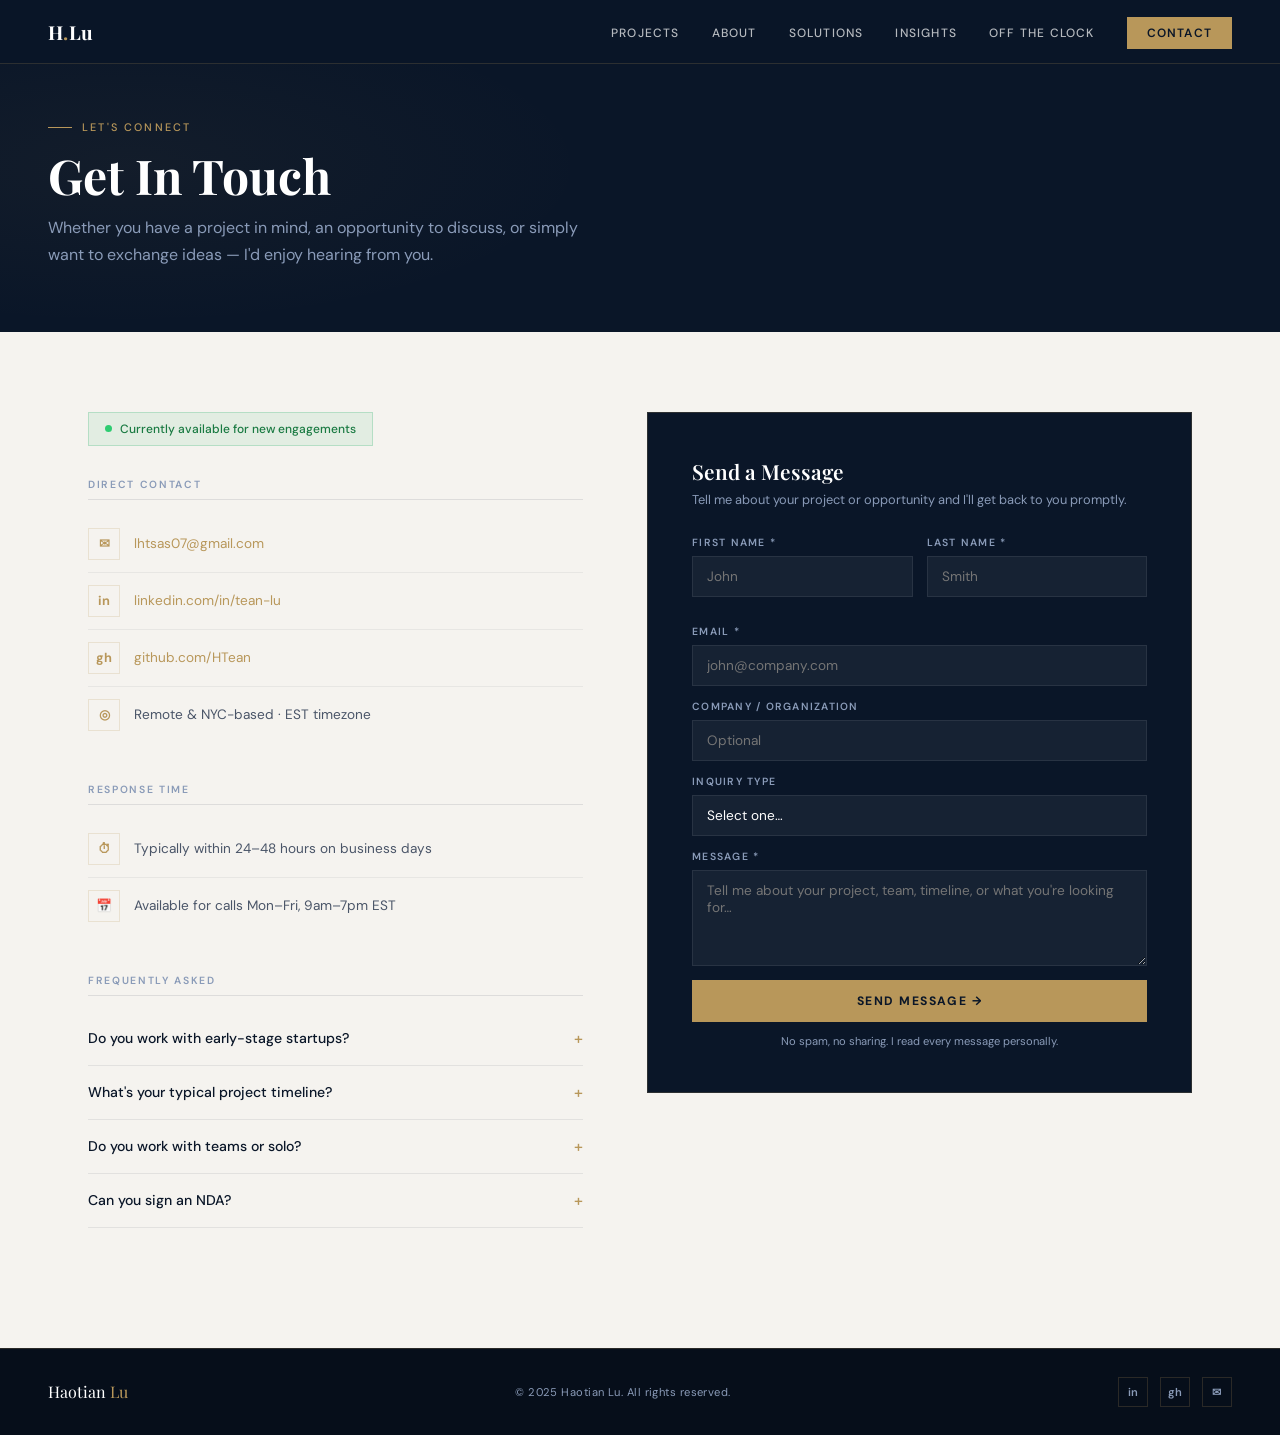
<file: contact.html>
<!DOCTYPE html>
<html lang="en">
<head>
<meta charset="UTF-8">
<meta name="viewport" content="width=device-width, initial-scale=1.0">
<link rel="icon" type="image/svg+xml" href="Images/HL_icon.svg">
<link rel="shortcut icon" href="Images/HL_icon.svg">
<title>Contact — Haotian(Tean) Lu</title>
<link rel="stylesheet" href="shared.css">
<style>
.contact-layout { display: grid; grid-template-columns: 1fr 1.1fr; gap: 64px; align-items: start; }

.contact-info-block { margin-bottom: 40px; }
.cinfo-title { font-size: 0.65rem; font-weight: 600; letter-spacing: 0.16em; text-transform: uppercase; color: var(--text-muted); margin-bottom: 16px; padding-bottom: 8px; border-bottom: 1px solid rgba(10,22,40,0.1); }
.cinfo-row {
  display: flex; align-items: center; gap: 14px;
  padding: 12px 0; border-bottom: 1px solid rgba(10,22,40,0.06);
}
.cinfo-row:last-child { border-bottom: none; }
.cinfo-icon { width: 32px; height: 32px; border: 1px solid var(--border); display: flex; align-items: center; justify-content: center; color: var(--gold); font-size: 0.8rem; font-weight: 700; flex-shrink: 0; }
.cinfo-val { font-size: 0.85rem; color: var(--text-body); }
.cinfo-val a { color: var(--gold); text-decoration: none; }
.cinfo-val a:hover { text-decoration: underline; }

.avail-badge {
  display: inline-flex; align-items: center; gap: 8px;
  padding: 8px 16px; background: rgba(0,160,80,0.08); border: 1px solid rgba(0,160,80,0.2);
  font-size: 0.75rem; color: #1a7a42; font-weight: 500; margin-bottom: 32px;
}
.avail-dot { width: 7px; height: 7px; background: #2ecc71; border-radius: 50%; animation: pulse 2s infinite; }
@keyframes pulse { 0%,100%{opacity:1;} 50%{opacity:0.4;} }

.faq-item { border-bottom: 1px solid rgba(10,22,40,0.08); padding: 16px 0; cursor: pointer; }
.faq-q { display: flex; justify-content: space-between; align-items: center; font-size: 0.88rem; font-weight: 500; color: var(--navy); }
.faq-icon { color: var(--gold); font-size: 1rem; transition: transform 0.2s; flex-shrink: 0; }
.faq-a { font-size: 0.82rem; line-height: 1.6; color: var(--text-body); max-height: 0; overflow: hidden; transition: max-height 0.3s ease, padding 0.3s; padding-top: 0; }
.faq-item.open .faq-a { max-height: 120px; padding-top: 10px; }
.faq-item.open .faq-icon { transform: rotate(45deg); }

/* form */
.contact-form-box { background: var(--navy); padding: 44px; border: 1px solid var(--border); }
.form-title { font-family: 'Playfair Display', serif; font-size: 1.3rem; color: var(--white); margin-bottom: 6px; font-weight: 600; }
.form-subtitle { font-size: 0.8rem; color: var(--text-muted); margin-bottom: 28px; }
.form-row { display: grid; grid-template-columns: 1fr 1fr; gap: 14px; margin-bottom: 14px; }
.form-group { display: flex; flex-direction: column; gap: 7px; margin-bottom: 14px; }
.form-group label { font-size: 0.65rem; font-weight: 600; letter-spacing: 0.12em; text-transform: uppercase; color: var(--text-muted); }
.form-group input,
.form-group textarea,
.form-group select {
  background: rgba(255,255,255,0.05); border: 1px solid var(--border-light);
  color: var(--white); padding: 11px 14px; font-size: 0.85rem;
  font-family: 'DM Sans', sans-serif; outline: none; transition: border-color 0.2s; width: 100%;
}
.form-group input:focus, .form-group textarea:focus, .form-group select:focus { border-color: var(--gold); }
.form-group textarea { height: 96px; resize: vertical; }
.form-group select option { background: var(--navy-mid); }
.form-group select { appearance: none; -webkit-appearance: none; }
.form-submit {
  width: 100%; background: var(--gold); color: var(--navy); padding: 13px;
  font-size: 0.76rem; font-weight: 700; letter-spacing: 0.12em; text-transform: uppercase;
  border: none; cursor: pointer; font-family: 'DM Sans', sans-serif; transition: background 0.2s;
}
.form-submit:hover { background: var(--gold-light); }
.form-note { font-size: 0.7rem; color: var(--text-muted); text-align: center; margin-top: 12px; }

@media (max-width: 768px) {
  .contact-layout { grid-template-columns: 1fr; }
  .form-row { grid-template-columns: 1fr; }
  .contact-form-box { padding: 28px 20px; }
}
</style>
</head>
<body>
<nav>
  <a href="index.html" class="nav-logo">H<span>.</span>Lu</a>
  <ul class="nav-links">
    <li><a href="projects.html">Projects</a></li>
    <li><a href="about.html">About</a></li>
    <li><a href="solutions.html">Solutions</a></li>
    <li><a href="insights.html">Insights</a></li>
    <li><a href="beyond.html">Off the Clock</a></li>
    <li><a href="contact.html" class="nav-cta">Contact</a></li>
  </ul>
  <button class="nav-hamburger" id="navHamburger" aria-label="Menu"><span></span><span></span><span></span></button>
</nav>
<div class="nav-mobile-menu" id="navMobile">
  <a href="projects.html">Projects</a><a href="about.html">About</a>
  <a href="solutions.html">Solutions</a><a href="insights.html">Insights</a>
  <a href="beyond.html">Off the Clock</a><a href="contact.html" class="mob-cta">Contact</a>
</div>

<div class="page-banner">
  <div class="page-banner-inner">
    <div class="page-banner-label">Let's Connect</div>
    <h1>Get In Touch</h1>
    <p>Whether you have a project in mind, an opportunity to discuss, or simply want to exchange ideas — I'd enjoy hearing from you.</p>
  </div>
</div>

<section style="background:var(--off-white);">
  <div class="container">
    <div class="contact-layout">

      <!-- LEFT -->
      <div class="reveal">
        <div class="avail-badge">
          <span class="avail-dot"></span>
          Currently available for new engagements
        </div>

        <div class="contact-info-block">
          <div class="cinfo-title">Direct Contact</div>
          <div class="cinfo-row">
            <div class="cinfo-icon">✉</div>
            <div class="cinfo-val"><a href="mailto:lhtsas07@gmail.com">lhtsas07@gmail.com</a></div>
          </div>
          <div class="cinfo-row">
            <div class="cinfo-icon">in</div>
            <div class="cinfo-val"><a href="https://www.linkedin.com/in/tean-lu/">linkedin.com/in/tean-lu</a></div>
          </div>
          <div class="cinfo-row">
            <div class="cinfo-icon">gh</div>
            <div class="cinfo-val"><a href="https://github.com/HTean">github.com/HTean</a></div>
          </div>
          <div class="cinfo-row">
            <div class="cinfo-icon">◎</div>
            <div class="cinfo-val">Remote &amp; NYC-based · EST timezone</div>
          </div>
        </div>

        <div class="contact-info-block">
          <div class="cinfo-title">Response Time</div>
          <div class="cinfo-row">
            <div class="cinfo-icon">⏱</div>
            <div class="cinfo-val">Typically within 24–48 hours on business days</div>
          </div>
          <div class="cinfo-row">
            <div class="cinfo-icon">📅</div>
            <div class="cinfo-val">Available for calls Mon–Fri, 9am–7pm EST</div>
          </div>
        </div>

        <div class="contact-info-block">
          <div class="cinfo-title">Frequently Asked</div>
          <div class="faq-item" onclick="this.classList.toggle('open')">
            <div class="faq-q">Do you work with early-stage startups? <span class="faq-icon">+</span></div>
            <div class="faq-a">Yes actually I started few businesses before, and I would love working with startups. I always have great ideas and am highly execution-driven. Scope and budget can be flexible for the right project.</div>
          </div>
          <div class="faq-item" onclick="this.classList.toggle('open')">
            <div class="faq-q">What's your typical project timeline? <span class="faq-icon">+</span></div>
            <div class="faq-a">Sprint projects typically run 2–8 weeks. Retainer engagements are ongoing monthly. I can usually start within 2 weeks of contracting.</div>
          </div>
          <div class="faq-item" onclick="this.classList.toggle('open')">
            <div class="faq-q">Do you work with teams or solo? <span class="faq-icon">+</span></div>
            <div class="faq-a">Both. I'm comfortable as a solo contributor, embedded in an existing team, or build my own team. I've led small data teams and also delivered independently.</div>
          </div>
          <div class="faq-item" onclick="this.classList.toggle('open')">
            <div class="faq-q">Can you sign an NDA? <span class="faq-icon">+</span></div>
            <div class="faq-a">Absolutely. I sign NDAs routinely and have experience with financial services confidentiality requirements.</div>
          </div>
        </div>
      </div>

      <!-- RIGHT: form -->
      <div class="contact-form-box reveal" style="transition-delay:0.12s;">
        <div class="form-title">Send a Message</div>
        <div class="form-subtitle">Tell me about your project or opportunity and I'll get back to you promptly.</div>
 
        <!-- SUCCESS STATE (hidden by default) -->
        <div id="formSuccess" style="display:none; text-align:center; padding: 40px 0;">
          <div style="font-size:2.5rem; margin-bottom:16px;">✓</div>
          <div style="font-family:'Playfair Display',serif; font-size:1.2rem; color:var(--white); margin-bottom:8px;">Message Received</div>
          <div style="font-size:0.82rem; color:var(--text-muted); line-height:1.6;">Thanks for reaching out. I'll be in touch within 24–48 hours.</div>
          <button onclick="resetForm()" style="margin-top:24px; background:transparent; border:1px solid var(--border); color:var(--text-muted); padding:8px 20px; font-size:0.72rem; letter-spacing:0.1em; text-transform:uppercase; cursor:pointer; font-family:'DM Sans',sans-serif;">Send Another</button>
        </div>
 
        <!-- ERROR STATE (hidden by default) -->
        <div id="formError" style="display:none; background:rgba(220,50,50,0.1); border:1px solid rgba(220,50,50,0.3); padding:14px 16px; margin-bottom:16px; font-size:0.82rem; color:#ff8080; line-height:1.5;">
          Something went wrong — please try again, or email me directly at <a href="mailto:lhtsas07@gmail.com" style="color:var(--gold);">lhtsas07@gmail.com</a>
        </div>
 
        <!-- FORM -->
        <form id="contactForm" style="margin:0;">
          <div class="form-row">
            <div class="form-group"><label>First Name *</label><input type="text" name="firstName" placeholder="John" required></div>
            <div class="form-group"><label>Last Name *</label><input type="text" name="lastName" placeholder="Smith" required></div>
          </div>
          <div class="form-group"><label>Email *</label><input type="email" name="email" placeholder="john@company.com" required></div>
          <div class="form-group"><label>Company / Organization</label><input type="text" name="company" placeholder="Optional"></div>
          <div class="form-group">
            <label>Inquiry Type</label>
            <select name="inquiryType">
              <option value="">Select one…</option>
              <option>Freelance / Contract Engagement</option>
              <option>Full-Time Opportunity</option>
              <option>Advisory / Consulting</option>
              <option>Speaking / Podcast</option>
              <option>Collaboration</option>
              <option>General Inquiry</option>
            </select>
          </div>
          <div class="form-group"><label>Message *</label><textarea name="message" placeholder="Tell me about your project, team, timeline, or what you're looking for…" required></textarea></div>
          <button type="submit" class="form-submit" id="submitBtn">Send Message →</button>
          <div class="form-note">No spam, no sharing. I read every message personally.</div>
        </form>
      </div>
 
    </div>
  </div>
</section>

<footer>
  <a href="index.html" class="footer-logo">Haotian <span>Lu</span></a>
  <div class="footer-copy">© 2025 Haotian Lu. All rights reserved.</div>
  <div class="footer-social"><a href="https://www.linkedin.com/in/tean-lu/">in</a><a href="https://github.com/HTean">gh</a><a href="mailto:lhtsas07@gmail.com">✉</a></div>
</footer>
<script src="nav.js"></script>
<script>
// ─── FORMSPREE FORM SUBMISSION ───
const FORMSPREE_ID = 'mwvzojpy';
 
const form = document.getElementById('contactForm');
const submitBtn = document.getElementById('submitBtn');
const successEl = document.getElementById('formSuccess');
const errorEl = document.getElementById('formError');
 
form.addEventListener('submit', async function(e) {
  e.preventDefault();
 
  // Check ID is set
  if (FORMSPREE_ID === '') {
    errorEl.innerHTML = '⚠️ Form not configured yet. <a href="https://formspree.io" target="_blank" style="color:var(--gold);">Set up Formspree</a> and add your form ID to contact.html.';
    errorEl.style.display = 'block';
    return;
  }
 
  // Loading state
  submitBtn.textContent = 'Sending…';
  submitBtn.disabled = true;
  errorEl.style.display = 'none';
 
  // Collect form data
  const data = {
    firstName: form.firstName.value,
    lastName:  form.lastName.value,
    email:     form.email.value,
    company:   form.company.value,
    inquiryType: form.inquiryType.value,
    message:   form.message.value,
  };
 
  try {
    const res = await fetch(`https://formspree.io/f/${FORMSPREE_ID}`, {
      method: 'POST',
      headers: { 'Content-Type': 'application/json', 'Accept': 'application/json' },
      body: JSON.stringify(data),
    });
 
    if (res.ok) {
      // Show success, hide form
      form.style.display = 'none';
      successEl.style.display = 'block';
    } else {
      const json = await res.json();
      throw new Error(json.errors ? json.errors.map(e => e.message).join(', ') : 'Submission failed');
    }
  } catch (err) {
    errorEl.innerHTML = `Something went wrong (${err.message}) — please email me directly at <a href="mailto:lhtsas07@gmail.com" style="color:var(--gold);">lhtsas07@gmail.com</a>`;
    errorEl.style.display = 'block';
    submitBtn.textContent = 'Send Message →';
    submitBtn.disabled = false;
  }
});
 
function resetForm() {
  form.reset();
  form.style.display = 'block';
  successEl.style.display = 'none';
  errorEl.style.display = 'none';
  submitBtn.textContent = 'Send Message →';
  submitBtn.disabled = false;
}
</script>
</body>
</html>
</file>
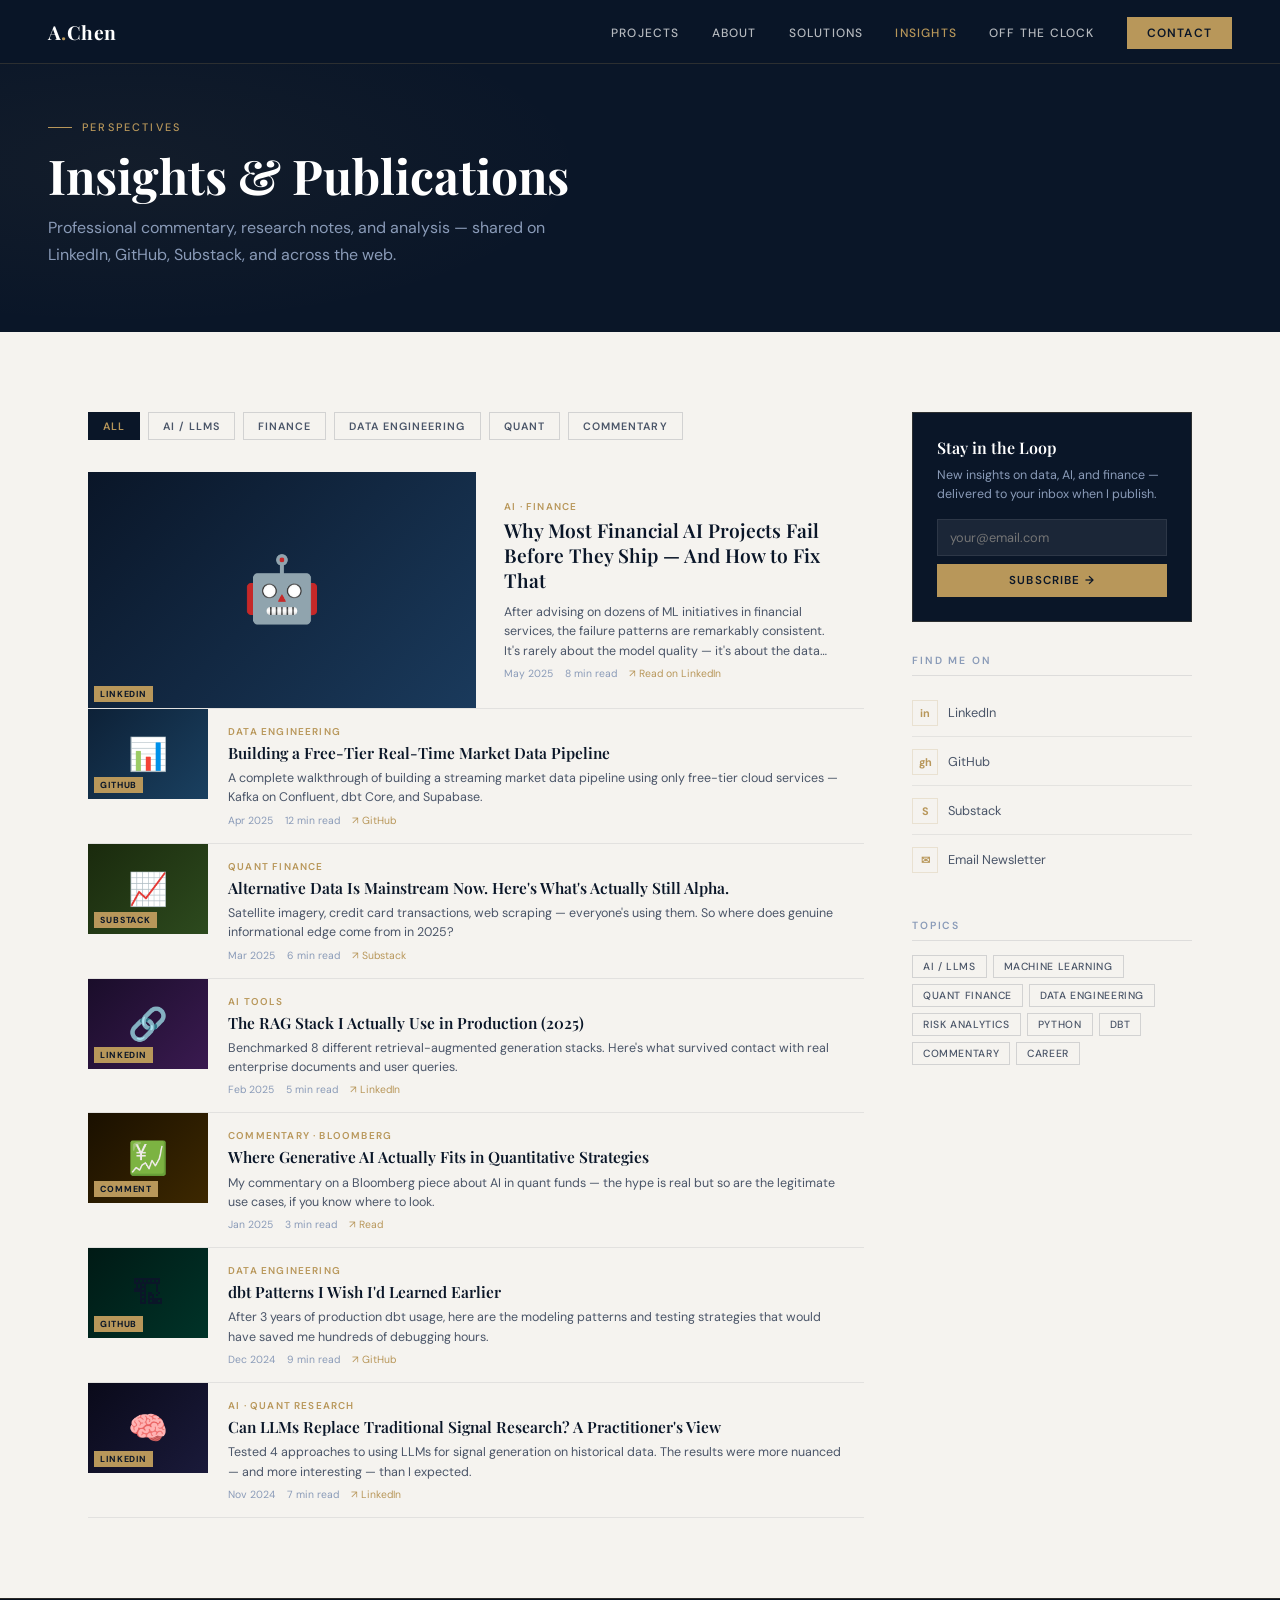
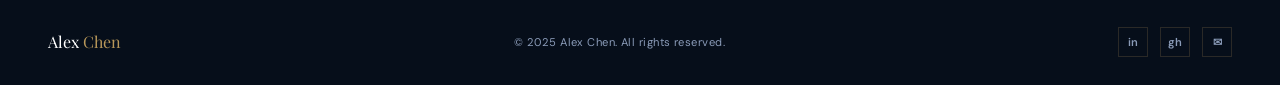
<file: insights.html>
<!DOCTYPE html>
<html lang="en">
<head>
<meta charset="UTF-8">
<meta name="viewport" content="width=device-width, initial-scale=1.0">
<title>Insights — Alex Chen</title>
<link rel="stylesheet" href="shared.css">
<style>
.insights-layout { display: grid; grid-template-columns: 1fr 280px; gap: 48px; align-items: start; }

/* filter tabs */
.topic-tabs { display: flex; gap: 8px; flex-wrap: wrap; margin-bottom: 32px; }
.topic-btn {
  font-size: 0.67rem; font-weight: 600; letter-spacing: 0.1em; text-transform: uppercase;
  padding: 6px 14px; border: 1px solid rgba(10,22,40,0.15); background: none;
  color: var(--text-body); cursor: pointer; transition: all 0.18s; font-family: 'DM Sans', sans-serif;
}
.topic-btn:hover, .topic-btn.active { background: var(--navy); color: var(--gold); border-color: var(--navy); }

/* article list */
.article-list { display: flex; flex-direction: column; gap: 0; }
.article-item {
  display: grid; grid-template-columns: 120px 1fr;
  gap: 0; text-decoration: none; color: inherit;
  border-bottom: 1px solid rgba(10,22,40,0.08);
  transition: background 0.18s;
}
.article-item:hover { background: var(--off-white); }
.article-thumb {
  height: 90px; background: var(--navy-light);
  display: flex; align-items: center; justify-content: center;
  font-size: 2rem; position: relative; flex-shrink: 0;
}
.article-source-badge {
  position: absolute; bottom: 6px; left: 6px;
  background: var(--gold); color: var(--navy);
  font-size: 0.55rem; font-weight: 700; letter-spacing: 0.1em;
  text-transform: uppercase; padding: 2px 6px;
}
.article-body { padding: 16px 20px; display: flex; flex-direction: column; justify-content: center; }
.article-category { font-size: 0.62rem; font-weight: 600; letter-spacing: 0.12em; text-transform: uppercase; color: var(--gold); margin-bottom: 5px; }
.article-title { font-family: 'Playfair Display', serif; font-size: 0.97rem; font-weight: 600; color: var(--navy); line-height: 1.3; margin-bottom: 6px; }
.article-excerpt { font-size: 0.78rem; line-height: 1.55; color: var(--text-body); display: -webkit-box; -webkit-line-clamp: 2; -webkit-box-orient: vertical; overflow: hidden; }
.article-meta { font-size: 0.65rem; color: var(--text-muted); display: flex; gap: 12px; margin-top: 6px; flex-wrap: wrap; }
.article-meta .ext-link { color: var(--gold); }

/* featured top */
.featured-article {
  display: grid; grid-template-columns: 1fr 1fr; gap: 0;
  text-decoration: none; color: inherit; margin-bottom: 0;
  border-bottom: 1px solid rgba(10,22,40,0.08);
  transition: background 0.18s;
}
.featured-article:hover { background: var(--off-white); }
.featured-article .article-thumb { height: 100%; min-height: 180px; font-size: 4rem; }
.featured-article .article-body { padding: 28px 28px; justify-content: flex-start; }
.featured-article .article-title { font-size: 1.2rem; margin-bottom: 10px; }
.featured-article .article-excerpt { -webkit-line-clamp: 3; }

/* sidebar */
.sidebar-section { margin-bottom: 36px; }
.sidebar-title {
  font-size: 0.65rem; font-weight: 600; letter-spacing: 0.18em; text-transform: uppercase;
  color: var(--text-muted); margin-bottom: 14px;
  padding-bottom: 8px; border-bottom: 1px solid rgba(10,22,40,0.1);
}
.sidebar-tag-cloud { display: flex; flex-wrap: wrap; gap: 6px; }
.stag {
  font-size: 0.65rem; font-weight: 500; letter-spacing: 0.06em;
  padding: 4px 10px; border: 1px solid rgba(10,22,40,0.15);
  color: var(--text-body); cursor: pointer; transition: all 0.15s; text-transform: uppercase;
}
.stag:hover { border-color: var(--gold); color: var(--gold); }

.sidebar-links { display: flex; flex-direction: column; gap: 2px; }
.sidebar-link {
  display: flex; align-items: center; gap: 10px;
  padding: 10px 0; border-bottom: 1px solid rgba(10,22,40,0.07);
  text-decoration: none; font-size: 0.8rem; color: var(--text-body); transition: color 0.18s;
}
.sidebar-link:hover { color: var(--gold); }
.sidebar-link:last-child { border-bottom: none; }
.sidebar-link-icon { width: 26px; height: 26px; border: 1px solid var(--border); display: flex; align-items: center; justify-content: center; font-size: 0.68rem; font-weight: 700; color: var(--gold); flex-shrink: 0; }

.newsletter-box {
  background: var(--navy); padding: 24px; border: 1px solid var(--border);
}
.newsletter-box h4 { font-family: 'Playfair Display', serif; font-size: 1rem; color: var(--white); margin-bottom: 8px; font-weight: 600; }
.newsletter-box p { font-size: 0.78rem; color: var(--text-muted); margin-bottom: 14px; line-height: 1.55; }
.newsletter-box input {
  width: 100%; background: rgba(255,255,255,0.07); border: 1px solid var(--border-light);
  color: var(--white); padding: 9px 12px; font-size: 0.8rem; font-family: 'DM Sans', sans-serif;
  margin-bottom: 8px; outline: none;
}
.newsletter-box input:focus { border-color: var(--gold); }
.newsletter-box button {
  width: 100%; background: var(--gold); color: var(--navy); padding: 9px;
  font-size: 0.72rem; font-weight: 600; letter-spacing: 0.1em; text-transform: uppercase;
  border: none; cursor: pointer; font-family: 'DM Sans', sans-serif; transition: background 0.2s;
}
.newsletter-box button:hover { background: var(--gold-light); }

@media (max-width: 768px) {
  .insights-layout { grid-template-columns: 1fr; }
  .featured-article { grid-template-columns: 1fr; }
  .featured-article .article-thumb { min-height: 120px; }
  .article-item { grid-template-columns: 90px 1fr; }
  .article-thumb { height: 75px; }
}
</style>
</head>
<body>
<nav>
  <a href="index.html" class="nav-logo">A<span>.</span>Chen</a>
  <ul class="nav-links">
    <li><a href="projects.html">Projects</a></li>
    <li><a href="about.html">About</a></li>
    <li><a href="solutions.html">Solutions</a></li>
    <li><a href="insights.html">Insights</a></li>
    <li><a href="beyond.html">Off the Clock</a></li>
    <li><a href="contact.html" class="nav-cta">Contact</a></li>
  </ul>
  <button class="nav-hamburger" id="navHamburger" aria-label="Menu"><span></span><span></span><span></span></button>
</nav>
<div class="nav-mobile-menu" id="navMobile">
  <a href="projects.html">Projects</a><a href="about.html">About</a>
  <a href="solutions.html">Solutions</a><a href="insights.html">Insights</a>
  <a href="beyond.html">Off the Clock</a><a href="contact.html" class="mob-cta">Contact</a>
</div>

<div class="page-banner">
  <div class="page-banner-inner">
    <div class="page-banner-label">Perspectives</div>
    <h1>Insights &amp; Publications</h1>
    <p>Professional commentary, research notes, and analysis — shared on LinkedIn, GitHub, Substack, and across the web.</p>
  </div>
</div>

<section style="background:var(--off-white);">
  <div class="container">
    <div class="insights-layout">
      <!-- MAIN FEED -->
      <div>
        <div class="topic-tabs reveal">
          <button class="topic-btn active" onclick="filterInsights(this,'all')">All</button>
          <button class="topic-btn" onclick="filterInsights(this,'ai')">AI / LLMs</button>
          <button class="topic-btn" onclick="filterInsights(this,'finance')">Finance</button>
          <button class="topic-btn" onclick="filterInsights(this,'data')">Data Engineering</button>
          <button class="topic-btn" onclick="filterInsights(this,'quant')">Quant</button>
          <button class="topic-btn" onclick="filterInsights(this,'commentary')">Commentary</button>
        </div>

        <div class="article-list reveal" id="articleFeed">

          <a href="#" class="featured-article" data-cat="ai finance">
            <div class="article-thumb" style="background:linear-gradient(135deg,#0a1628 0%,#1a3a5c 100%);">
              🤖
              <div class="article-source-badge">LinkedIn</div>
            </div>
            <div class="article-body">
              <div class="article-category">AI · Finance</div>
              <div class="article-title">Why Most Financial AI Projects Fail Before They Ship — And How to Fix That</div>
              <div class="article-excerpt">After advising on dozens of ML initiatives in financial services, the failure patterns are remarkably consistent. It's rarely about the model quality — it's about the data plumbing, stakeholder misalignment, and the gap between what models do in notebooks vs production...</div>
              <div class="article-meta"><span>May 2025</span><span>8 min read</span><span class="ext-link">↗ Read on LinkedIn</span></div>
            </div>
          </a>

          <a href="#" class="article-item" data-cat="data">
            <div class="article-thumb" style="background:linear-gradient(135deg,#0d2137 0%,#1a4060 100%);">
              📊<div class="article-source-badge">GitHub</div>
            </div>
            <div class="article-body">
              <div class="article-category">Data Engineering</div>
              <div class="article-title">Building a Free-Tier Real-Time Market Data Pipeline</div>
              <div class="article-excerpt">A complete walkthrough of building a streaming market data pipeline using only free-tier cloud services — Kafka on Confluent, dbt Core, and Supabase.</div>
              <div class="article-meta"><span>Apr 2025</span><span>12 min read</span><span class="ext-link">↗ GitHub</span></div>
            </div>
          </a>

          <a href="#" class="article-item" data-cat="quant finance">
            <div class="article-thumb" style="background:linear-gradient(135deg,#1a2a0d 0%,#2d4a1e 100%);">
              📈<div class="article-source-badge">Substack</div>
            </div>
            <div class="article-body">
              <div class="article-category">Quant Finance</div>
              <div class="article-title">Alternative Data Is Mainstream Now. Here's What's Actually Still Alpha.</div>
              <div class="article-excerpt">Satellite imagery, credit card transactions, web scraping — everyone's using them. So where does genuine informational edge come from in 2025?</div>
              <div class="article-meta"><span>Mar 2025</span><span>6 min read</span><span class="ext-link">↗ Substack</span></div>
            </div>
          </a>

          <a href="#" class="article-item" data-cat="ai">
            <div class="article-thumb" style="background:linear-gradient(135deg,#1a0d2a 0%,#3a1a50 100%);">
              🔗<div class="article-source-badge">LinkedIn</div>
            </div>
            <div class="article-body">
              <div class="article-category">AI Tools</div>
              <div class="article-title">The RAG Stack I Actually Use in Production (2025)</div>
              <div class="article-excerpt">Benchmarked 8 different retrieval-augmented generation stacks. Here's what survived contact with real enterprise documents and user queries.</div>
              <div class="article-meta"><span>Feb 2025</span><span>5 min read</span><span class="ext-link">↗ LinkedIn</span></div>
            </div>
          </a>

          <a href="#" class="article-item" data-cat="commentary finance">
            <div class="article-thumb" style="background:linear-gradient(135deg,#1a1000 0%,#3d2800 100%);">
              💹<div class="article-source-badge">Comment</div>
            </div>
            <div class="article-body">
              <div class="article-category">Commentary · Bloomberg</div>
              <div class="article-title">Where Generative AI Actually Fits in Quantitative Strategies</div>
              <div class="article-excerpt">My commentary on a Bloomberg piece about AI in quant funds — the hype is real but so are the legitimate use cases, if you know where to look.</div>
              <div class="article-meta"><span>Jan 2025</span><span>3 min read</span><span class="ext-link">↗ Read</span></div>
            </div>
          </a>

          <a href="#" class="article-item" data-cat="data">
            <div class="article-thumb" style="background:linear-gradient(135deg,#001a15 0%,#003328 100%);">
              🏗<div class="article-source-badge">GitHub</div>
            </div>
            <div class="article-body">
              <div class="article-category">Data Engineering</div>
              <div class="article-title">dbt Patterns I Wish I'd Learned Earlier</div>
              <div class="article-excerpt">After 3 years of production dbt usage, here are the modeling patterns and testing strategies that would have saved me hundreds of debugging hours.</div>
              <div class="article-meta"><span>Dec 2024</span><span>9 min read</span><span class="ext-link">↗ GitHub</span></div>
            </div>
          </a>

          <a href="#" class="article-item" data-cat="ai quant">
            <div class="article-thumb" style="background:linear-gradient(135deg,#0a0a1a 0%,#1a1a3a 100%);">
              🧠<div class="article-source-badge">LinkedIn</div>
            </div>
            <div class="article-body">
              <div class="article-category">AI · Quant Research</div>
              <div class="article-title">Can LLMs Replace Traditional Signal Research? A Practitioner's View</div>
              <div class="article-excerpt">Tested 4 approaches to using LLMs for signal generation on historical data. The results were more nuanced — and more interesting — than I expected.</div>
              <div class="article-meta"><span>Nov 2024</span><span>7 min read</span><span class="ext-link">↗ LinkedIn</span></div>
            </div>
          </a>

        </div>
      </div>

      <!-- SIDEBAR -->
      <div class="reveal" style="transition-delay:0.15s;">

        <div class="newsletter-box" style="margin-bottom:32px;">
          <h4>Stay in the Loop</h4>
          <p>New insights on data, AI, and finance — delivered to your inbox when I publish.</p>
          <input type="email" placeholder="your@email.com">
          <button onclick="alert('Subscribed!')">Subscribe →</button>
        </div>

        <div class="sidebar-section">
          <div class="sidebar-title">Find Me On</div>
          <div class="sidebar-links">
            <a href="#" class="sidebar-link"><div class="sidebar-link-icon">in</div> LinkedIn</a>
            <a href="#" class="sidebar-link"><div class="sidebar-link-icon">gh</div> GitHub</a>
            <a href="#" class="sidebar-link"><div class="sidebar-link-icon">S</div> Substack</a>
            <a href="#" class="sidebar-link"><div class="sidebar-link-icon">✉</div> Email Newsletter</a>
          </div>
        </div>

        <div class="sidebar-section">
          <div class="sidebar-title">Topics</div>
          <div class="sidebar-tag-cloud">
            <span class="stag">AI / LLMs</span>
            <span class="stag">Machine Learning</span>
            <span class="stag">Quant Finance</span>
            <span class="stag">Data Engineering</span>
            <span class="stag">Risk Analytics</span>
            <span class="stag">Python</span>
            <span class="stag">dbt</span>
            <span class="stag">Commentary</span>
            <span class="stag">Career</span>
          </div>
        </div>

      </div>
    </div>
  </div>
</section>

<footer>
  <a href="index.html" class="footer-logo">Alex <span>Chen</span></a>
  <div class="footer-copy">© 2025 Alex Chen. All rights reserved.</div>
  <div class="footer-social"><a href="#">in</a><a href="#">gh</a><a href="#">✉</a></div>
</footer>
<script src="nav.js"></script>
<script>
function filterInsights(btn, cat) {
  document.querySelectorAll('.topic-btn').forEach(b => b.classList.remove('active'));
  btn.classList.add('active');
  document.querySelectorAll('#articleFeed [data-cat]').forEach(item => {
    const cats = item.getAttribute('data-cat') || '';
    item.style.display = (cat === 'all' || cats.includes(cat)) ? '' : 'none';
  });
}
</script>
</body>
</html>
</file>
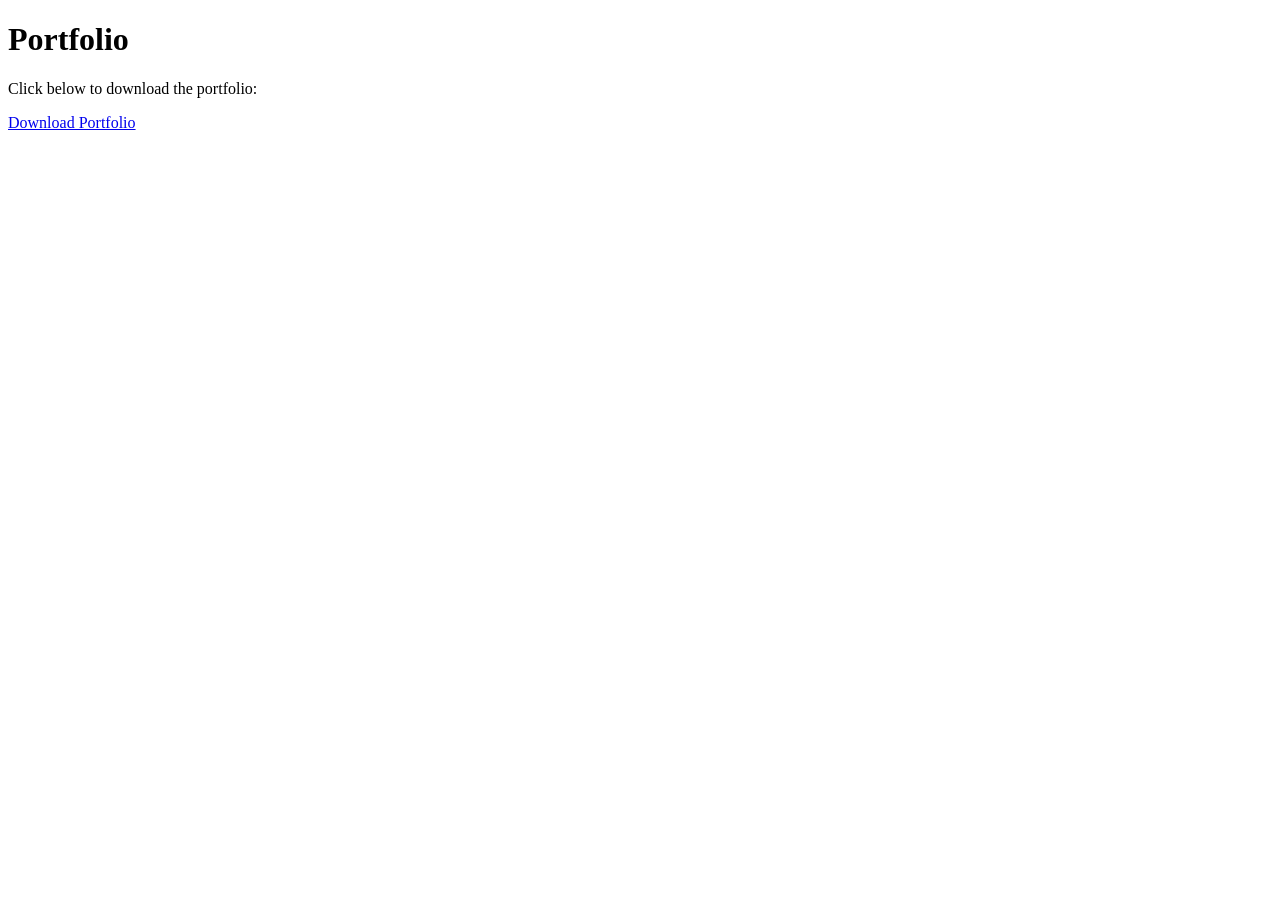
<file: portfolio.html>
<!DOCTYPE html>
<html lang="en">
<head>
    <meta charset="UTF-8">
    <meta name="viewport" content="width=device-width, initial-scale=1.0">
    <title>Portfolio</title>
</head>
<body>
    <h1>Portfolio</h1>
    <p>Click below to download the portfolio:</p>
    <a href="https://github.com/HTean/htean.github.io/raw/refs/heads/main/Work%20Sample.zip" download>Download Portfolio</a>
</body>
</html>
</file>
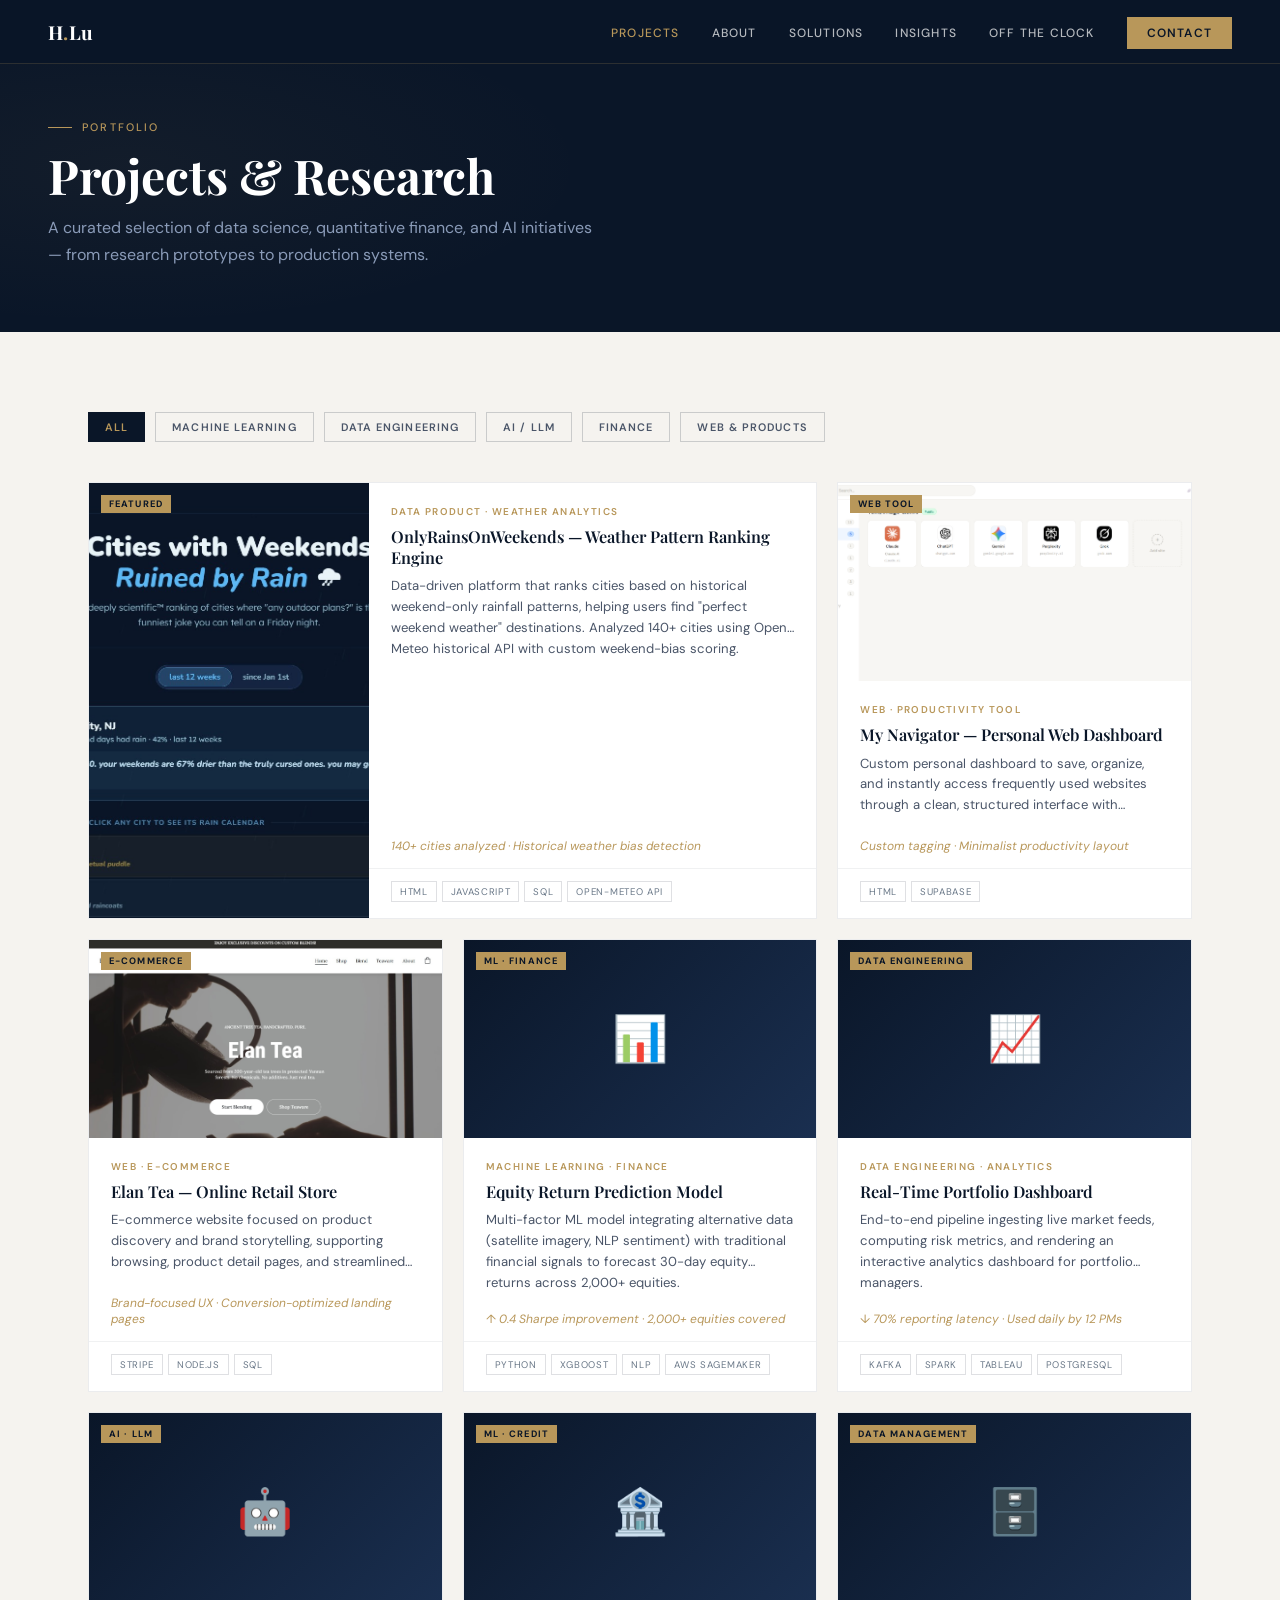
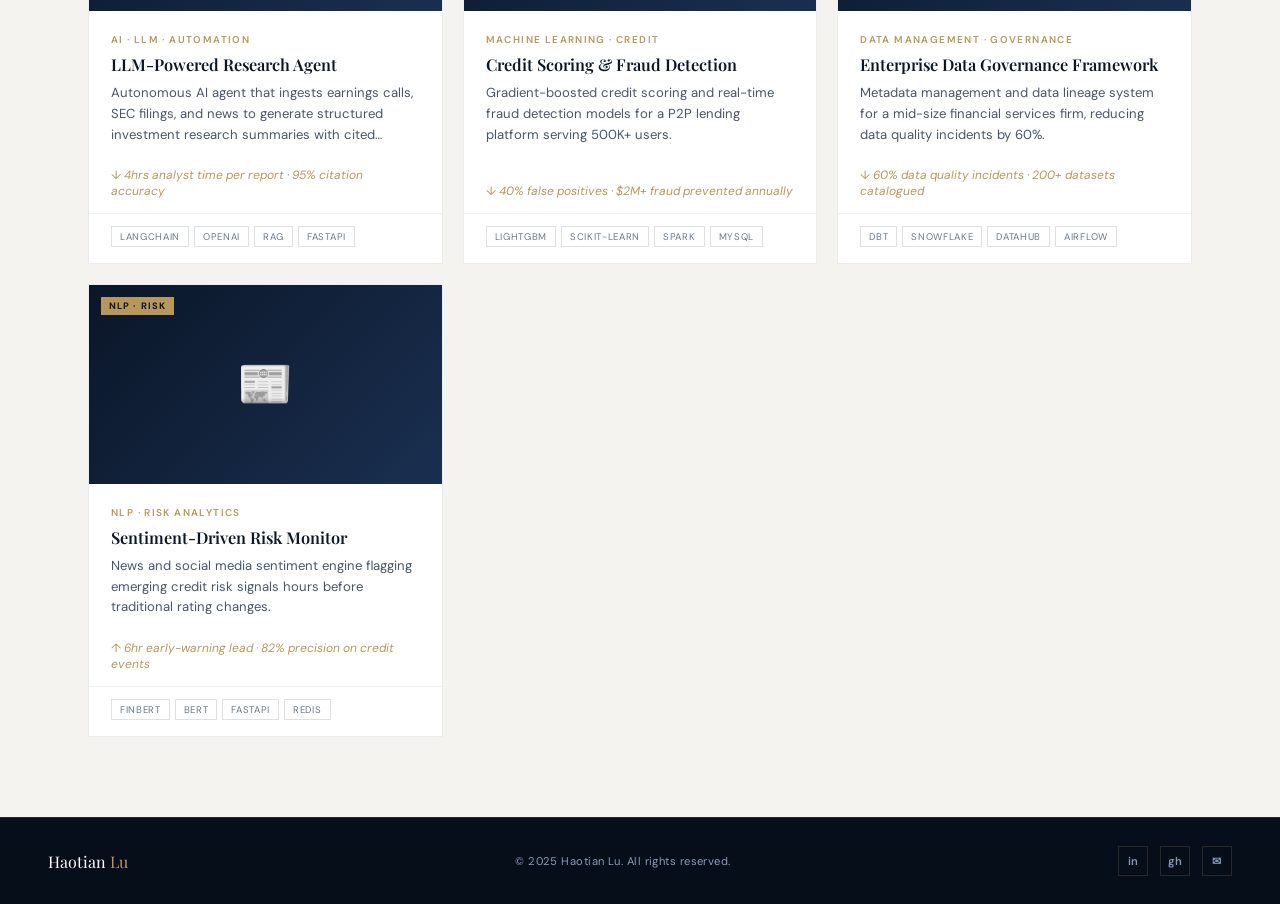
<file: projects.html>
<!DOCTYPE html>
<html lang="en">
<head>
<meta charset="UTF-8">
<meta name="viewport" content="width=device-width, initial-scale=1.0">
<link rel="icon" type="image/svg+xml" href="Images/hl-favicon.svg">
<title>Projects — Haotian Lu</title>
<link rel="stylesheet" href="shared.css">
<style>
.filter-bar { display: flex; gap: 10px; flex-wrap: wrap; margin-bottom: 40px; }
.filter-btn {
  font-size: 0.68rem; font-weight: 600; letter-spacing: 0.1em;
  text-transform: uppercase; padding: 7px 16px;
  border: 1px solid rgba(10,22,40,0.18); background: none;
  color: var(--text-body); cursor: pointer; transition: all 0.18s;
  font-family: 'DM Sans', sans-serif;
}
.filter-btn:hover, .filter-btn.active { background: var(--navy); color: var(--gold); border-color: var(--navy); }

/* ── CARD GRID ── */
.projects-full {
  display: grid; grid-template-columns: repeat(3, 1fr);
  gap: 20px;
}

/* ── EACH CARD ── */
.pcard {
  background: var(--white);
  border: 1px solid rgba(10,22,40,0.08);
  display: flex; flex-direction: column;
  text-decoration: none; color: inherit;
  transition: all 0.22s; position: relative; overflow: hidden;
  cursor: pointer;
}
.pcard:hover { transform: translateY(-4px); box-shadow: 0 12px 36px rgba(10,22,40,0.12); border-color: rgba(184,151,90,0.3); }

/* thumbnail */
.pcard-thumb {
  width: 100%; aspect-ratio: 16/9;
  background: var(--navy-light);
  overflow: hidden; position: relative; flex-shrink: 0;
}
.pcard-thumb img {
  width: 100%; height: 100%; object-fit: cover; display: block;
  transition: transform 0.4s ease;
}
.pcard:hover .pcard-thumb img { transform: scale(1.04); }

/* placeholder thumb when no image */
.pcard-thumb-placeholder {
  width: 100%; height: 100%;
  display: flex; align-items: center; justify-content: center;
  font-size: 2.8rem;
  background: linear-gradient(135deg, var(--navy) 0%, var(--navy-light) 100%);
}

/* category badge on thumb */
.pcard-badge {
  position: absolute; top: 12px; left: 12px;
  background: var(--gold); color: var(--navy);
  font-size: 0.58rem; font-weight: 700; letter-spacing: 0.12em;
  text-transform: uppercase; padding: 3px 8px;
}

/* arrow */
.pcard-arrow {
  position: absolute; top: 12px; right: 12px;
  width: 28px; height: 28px; background: rgba(10,22,40,0.6);
  display: flex; align-items: center; justify-content: center;
  color: var(--gold); font-size: 0.85rem;
  opacity: 0; transition: opacity 0.2s;
}
.pcard:hover .pcard-arrow { opacity: 1; }

/* body */
.pcard-body { padding: 22px 22px 14px; flex: 1; display: flex; flex-direction: column; }
.pcard-tag { font-size: 0.62rem; font-weight: 600; letter-spacing: 0.14em; text-transform: uppercase; color: var(--gold); margin-bottom: 8px; display: block; }
.pcard-title { font-family: 'Playfair Display', serif; font-size: 1.02rem; font-weight: 600; color: var(--navy); line-height: 1.3; margin-bottom: 8px; }
.pcard-desc { font-size: 0.82rem; line-height: 1.58; color: var(--text-body); flex: 1; display: -webkit-box; -webkit-line-clamp: 3; -webkit-box-orient: vertical; overflow: hidden; }

/* footer of card */
.pcard-foot {
  padding: 12px 22px 16px;
  border-top: 1px solid rgba(10,22,40,0.06);
  display: flex; flex-wrap: wrap; gap: 5px;
}
.tech-tag { font-size: 0.6rem; letter-spacing: 0.07em; padding: 3px 8px; border: 1px solid rgba(10,22,40,0.13); color: #6a7888; text-transform: uppercase; display: inline-block; }

/* impact line */
.pcard-impact {
  padding: 8px 22px 14px;
  font-size: 0.75rem; color: var(--gold); font-style: italic;
}

/* wide featured card */
.pcard.wide {
  grid-column: span 2;
  flex-direction: row;
}
.pcard.wide .pcard-thumb {
  width: 280px; flex-shrink: 0; aspect-ratio: auto; height: auto;
}
.pcard.wide .pcard-content { display: flex; flex-direction: column; flex: 1; }

@media (max-width: 768px) {
  .projects-full { grid-template-columns: 1fr; }
  .pcard.wide { flex-direction: column; grid-column: span 1; }
  .pcard.wide .pcard-thumb { width: 100%; aspect-ratio: 16/9; height: auto; }
}
@media (min-width: 769px) and (max-width: 1024px) {
  .projects-full { grid-template-columns: repeat(2, 1fr); }
  .pcard.wide { grid-column: span 2; }
}
</style>
</head>
<body>
<nav>
  <a href="index.html" class="nav-logo">H<span>.</span>Lu</a>
  <ul class="nav-links">
    <li><a href="projects.html">Projects</a></li>
    <li><a href="about.html">About</a></li>
    <li><a href="solutions.html">Solutions</a></li>
    <li><a href="insights.html">Insights</a></li>
    <li><a href="beyond.html">Off the Clock</a></li>
    <li><a href="contact.html" class="nav-cta">Contact</a></li>
  </ul>
  <button class="nav-hamburger" id="navHamburger" aria-label="Menu"><span></span><span></span><span></span></button>
</nav>
<div class="nav-mobile-menu" id="navMobile">
  <a href="projects.html">Projects</a><a href="about.html">About</a>
  <a href="solutions.html">Solutions</a><a href="insights.html">Insights</a>
  <a href="beyond.html">Off the Clock</a><a href="contact.html" class="mob-cta">Contact</a>
</div>

<div class="page-banner">
  <div class="page-banner-inner">
    <div class="page-banner-label">Portfolio</div>
    <h1>Projects &amp; Research</h1>
    <p>A curated selection of data science, quantitative finance, and AI initiatives — from research prototypes to production systems.</p>
  </div>
</div>

<section style="background:var(--off-white);">
  <div class="container">
    <div class="filter-bar reveal">
      <button class="filter-btn active" onclick="filterCards(this,'all')">All</button>
      <button class="filter-btn" onclick="filterCards(this,'ml')">Machine Learning</button>
      <button class="filter-btn" onclick="filterCards(this,'data')">Data Engineering</button>
      <button class="filter-btn" onclick="filterCards(this,'ai')">AI / LLM</button>
      <button class="filter-btn" onclick="filterCards(this,'finance')">Finance</button>
      <button class="filter-btn" onclick="filterCards(this,'web')">Web &amp; Products</button>
    </div>

    <div class="projects-full reveal" data-stagger id="projectGrid">

      <!-- ══════════════════════════════════════════
           HOW TO ADD A NEW PROJECT:
           Copy one <a class="pcard"> block below,
           paste it at the top of this grid,
           fill in the 6 fields marked with ★
           Full guide: projects/HOWTO.md
      ══════════════════════════════════════════ -->

      <!-- ★ FEATURED: OnlyRainsOnWeekends -->
      <a class="pcard wide" href="projects/only-rains-on-weekends.html" data-cat="data web">
        <div class="pcard-thumb">
          <img src="../Images/projects/onlyrains-thumb.jpg" alt="OnlyRainsOnWeekends"> 
          <!-- <div class="pcard-thumb-placeholder">🌧️</div> -->
          <div class="pcard-badge">Featured</div>
          <div class="pcard-arrow">↗</div>
        </div>
        <div class="pcard-content">
          <div class="pcard-body">
            <span class="pcard-tag">Data Product · Weather Analytics</span>
            <div class="pcard-title">OnlyRainsOnWeekends — Weather Pattern Ranking Engine</div>
            <p class="pcard-desc">Data-driven platform that ranks cities based on historical weekend-only rainfall patterns, helping users find "perfect weekend weather" destinations. Analyzed 140+ cities using Open-Meteo historical API with custom weekend-bias scoring.</p>
          </div>
          <div class="pcard-impact">140+ cities analyzed · Historical weather bias detection</div>
          <div class="pcard-foot">
            <span class="tech-tag">HTML</span><span class="tech-tag">JavaScript</span><span class="tech-tag">SQL</span><span class="tech-tag">Open-Meteo API</span>
          </div>
        </div>
      </a>

      <!-- ★ My Navigator -->
      <a class="pcard" href="projects/my-navigator.html" data-cat="ai web">
        <div class="pcard-thumb">
          <img src="Images/projects/navigator-thumb.jpg" alt="My Navigator"> 
          <!-- <div class="pcard-thumb-placeholder">🧭</div> -->
          <div class="pcard-badge">Web Tool</div>
          <div class="pcard-arrow">↗</div>
        </div>
        <div class="pcard-body">
          <span class="pcard-tag">Web · Productivity Tool</span>
          <div class="pcard-title">My Navigator — Personal Web Dashboard</div>
          <p class="pcard-desc">Custom personal dashboard to save, organize, and instantly access frequently used websites through a clean, structured interface with custom tagging.</p>
        </div>
        <div class="pcard-impact">Custom tagging · Minimalist productivity layout</div>
        <div class="pcard-foot">
          <span class="tech-tag">HTML</span><span class="tech-tag">Supabase</span>
        </div>
      </a>

      <!-- ★ Elan Tea -->
      <a class="pcard" href="projects/elan-tea.html" data-cat="web">
        <div class="pcard-thumb">
          <img src="../Images/projects/elantea-thumb.jpg" alt="Elan Tea">
          <!-- <div class="pcard-thumb-placeholder">🍵</div> -->
          <div class="pcard-badge">E-commerce</div>
          <div class="pcard-arrow">↗</div>
        </div>
        <div class="pcard-body">
          <span class="pcard-tag">Web · E-commerce</span>
          <div class="pcard-title">Elan Tea — Online Retail Store</div>
          <p class="pcard-desc">E-commerce website focused on product discovery and brand storytelling, supporting browsing, product detail pages, and streamlined purchasing flows.</p>
        </div>
        <div class="pcard-impact">Brand-focused UX · Conversion-optimized landing pages</div>
        <div class="pcard-foot">
          <span class="tech-tag">Stripe</span><span class="tech-tag">Node.js</span><span class="tech-tag">SQL</span>
        </div>
      </a>

      <!-- Equity Return Model -->
      <a class="pcard" href="projects/equity-return-model.html" data-cat="ml finance">
        <div class="pcard-thumb">
          <div class="pcard-thumb-placeholder">📊</div>
          <div class="pcard-badge">ML · Finance</div>
          <div class="pcard-arrow">↗</div>
        </div>
        <div class="pcard-body">
          <span class="pcard-tag">Machine Learning · Finance</span>
          <div class="pcard-title">Equity Return Prediction Model</div>
          <p class="pcard-desc">Multi-factor ML model integrating alternative data (satellite imagery, NLP sentiment) with traditional financial signals to forecast 30-day equity returns across 2,000+ equities.</p>
        </div>
        <div class="pcard-impact">↑ 0.4 Sharpe improvement · 2,000+ equities covered</div>
        <div class="pcard-foot">
          <span class="tech-tag">Python</span><span class="tech-tag">XGBoost</span><span class="tech-tag">NLP</span><span class="tech-tag">AWS SageMaker</span>
        </div>
      </a>

      <!-- Portfolio Dashboard -->
      <a class="pcard" href="projects/portfolio-dashboard.html" data-cat="data finance">
        <div class="pcard-thumb">
          <div class="pcard-thumb-placeholder">📈</div>
          <div class="pcard-badge">Data Engineering</div>
          <div class="pcard-arrow">↗</div>
        </div>
        <div class="pcard-body">
          <span class="pcard-tag">Data Engineering · Analytics</span>
          <div class="pcard-title">Real-Time Portfolio Dashboard</div>
          <p class="pcard-desc">End-to-end pipeline ingesting live market feeds, computing risk metrics, and rendering an interactive analytics dashboard for portfolio managers.</p>
        </div>
        <div class="pcard-impact">↓ 70% reporting latency · Used daily by 12 PMs</div>
        <div class="pcard-foot">
          <span class="tech-tag">Kafka</span><span class="tech-tag">Spark</span><span class="tech-tag">Tableau</span><span class="tech-tag">PostgreSQL</span>
        </div>
      </a>

      <!-- LLM Research Agent -->
      <a class="pcard" href="projects/llm-research-agent.html" data-cat="ai">
        <div class="pcard-thumb">
          <div class="pcard-thumb-placeholder">🤖</div>
          <div class="pcard-badge">AI · LLM</div>
          <div class="pcard-arrow">↗</div>
        </div>
        <div class="pcard-body">
          <span class="pcard-tag">AI · LLM · Automation</span>
          <div class="pcard-title">LLM-Powered Research Agent</div>
          <p class="pcard-desc">Autonomous AI agent that ingests earnings calls, SEC filings, and news to generate structured investment research summaries with cited sources.</p>
        </div>
        <div class="pcard-impact">↓ 4hrs analyst time per report · 95% citation accuracy</div>
        <div class="pcard-foot">
          <span class="tech-tag">LangChain</span><span class="tech-tag">OpenAI</span><span class="tech-tag">RAG</span><span class="tech-tag">FastAPI</span>
        </div>
      </a>

      <!-- Credit Scoring -->
      <a class="pcard" href="projects/credit-scoring.html" data-cat="ml finance">
        <div class="pcard-thumb">
          <div class="pcard-thumb-placeholder">🏦</div>
          <div class="pcard-badge">ML · Credit</div>
          <div class="pcard-arrow">↗</div>
        </div>
        <div class="pcard-body">
          <span class="pcard-tag">Machine Learning · Credit</span>
          <div class="pcard-title">Credit Scoring &amp; Fraud Detection</div>
          <p class="pcard-desc">Gradient-boosted credit scoring and real-time fraud detection models for a P2P lending platform serving 500K+ users.</p>
        </div>
        <div class="pcard-impact">↓ 40% false positives · $2M+ fraud prevented annually</div>
        <div class="pcard-foot">
          <span class="tech-tag">LightGBM</span><span class="tech-tag">Scikit-learn</span><span class="tech-tag">Spark</span><span class="tech-tag">MySQL</span>
        </div>
      </a>

      <!-- Data Governance -->
      <a class="pcard" href="projects/data-governance.html" data-cat="data">
        <div class="pcard-thumb">
          <div class="pcard-thumb-placeholder">🗄️</div>
          <div class="pcard-badge">Data Management</div>
          <div class="pcard-arrow">↗</div>
        </div>
        <div class="pcard-body">
          <span class="pcard-tag">Data Management · Governance</span>
          <div class="pcard-title">Enterprise Data Governance Framework</div>
          <p class="pcard-desc">Metadata management and data lineage system for a mid-size financial services firm, reducing data quality incidents by 60%.</p>
        </div>
        <div class="pcard-impact">↓ 60% data quality incidents · 200+ datasets catalogued</div>
        <div class="pcard-foot">
          <span class="tech-tag">dbt</span><span class="tech-tag">Snowflake</span><span class="tech-tag">DataHub</span><span class="tech-tag">Airflow</span>
        </div>
      </a>

      <!-- Sentiment Risk Monitor -->
      <a class="pcard" href="projects/sentiment-risk-monitor.html" data-cat="ml ai finance">
        <div class="pcard-thumb">
          <div class="pcard-thumb-placeholder">📰</div>
          <div class="pcard-badge">NLP · Risk</div>
          <div class="pcard-arrow">↗</div>
        </div>
        <div class="pcard-body">
          <span class="pcard-tag">NLP · Risk Analytics</span>
          <div class="pcard-title">Sentiment-Driven Risk Monitor</div>
          <p class="pcard-desc">News and social media sentiment engine flagging emerging credit risk signals hours before traditional rating changes.</p>
        </div>
        <div class="pcard-impact">↑ 6hr early-warning lead · 82% precision on credit events</div>
        <div class="pcard-foot">
          <span class="tech-tag">FinBERT</span><span class="tech-tag">BERT</span><span class="tech-tag">FastAPI</span><span class="tech-tag">Redis</span>
        </div>
      </a>

    </div>
  </div>
</section>

<footer>
  <a href="index.html" class="footer-logo">Haotian <span>Lu</span></a>
  <div class="footer-copy">© 2025 Haotian Lu. All rights reserved.</div>
  <div class="footer-social"><a href="#">in</a><a href="#">gh</a><a href="#">✉</a></div>
</footer>

<script src="nav.js"></script>
<script>
function filterCards(btn, cat) {
  document.querySelectorAll('.filter-btn').forEach(b => b.classList.remove('active'));
  btn.classList.add('active');
  document.querySelectorAll('#projectGrid .pcard').forEach(card => {
    const cats = card.getAttribute('data-cat') || '';
    card.style.display = (cat === 'all' || cats.includes(cat)) ? '' : 'none';
  });
}
</script>
</body>
</html>
</file>
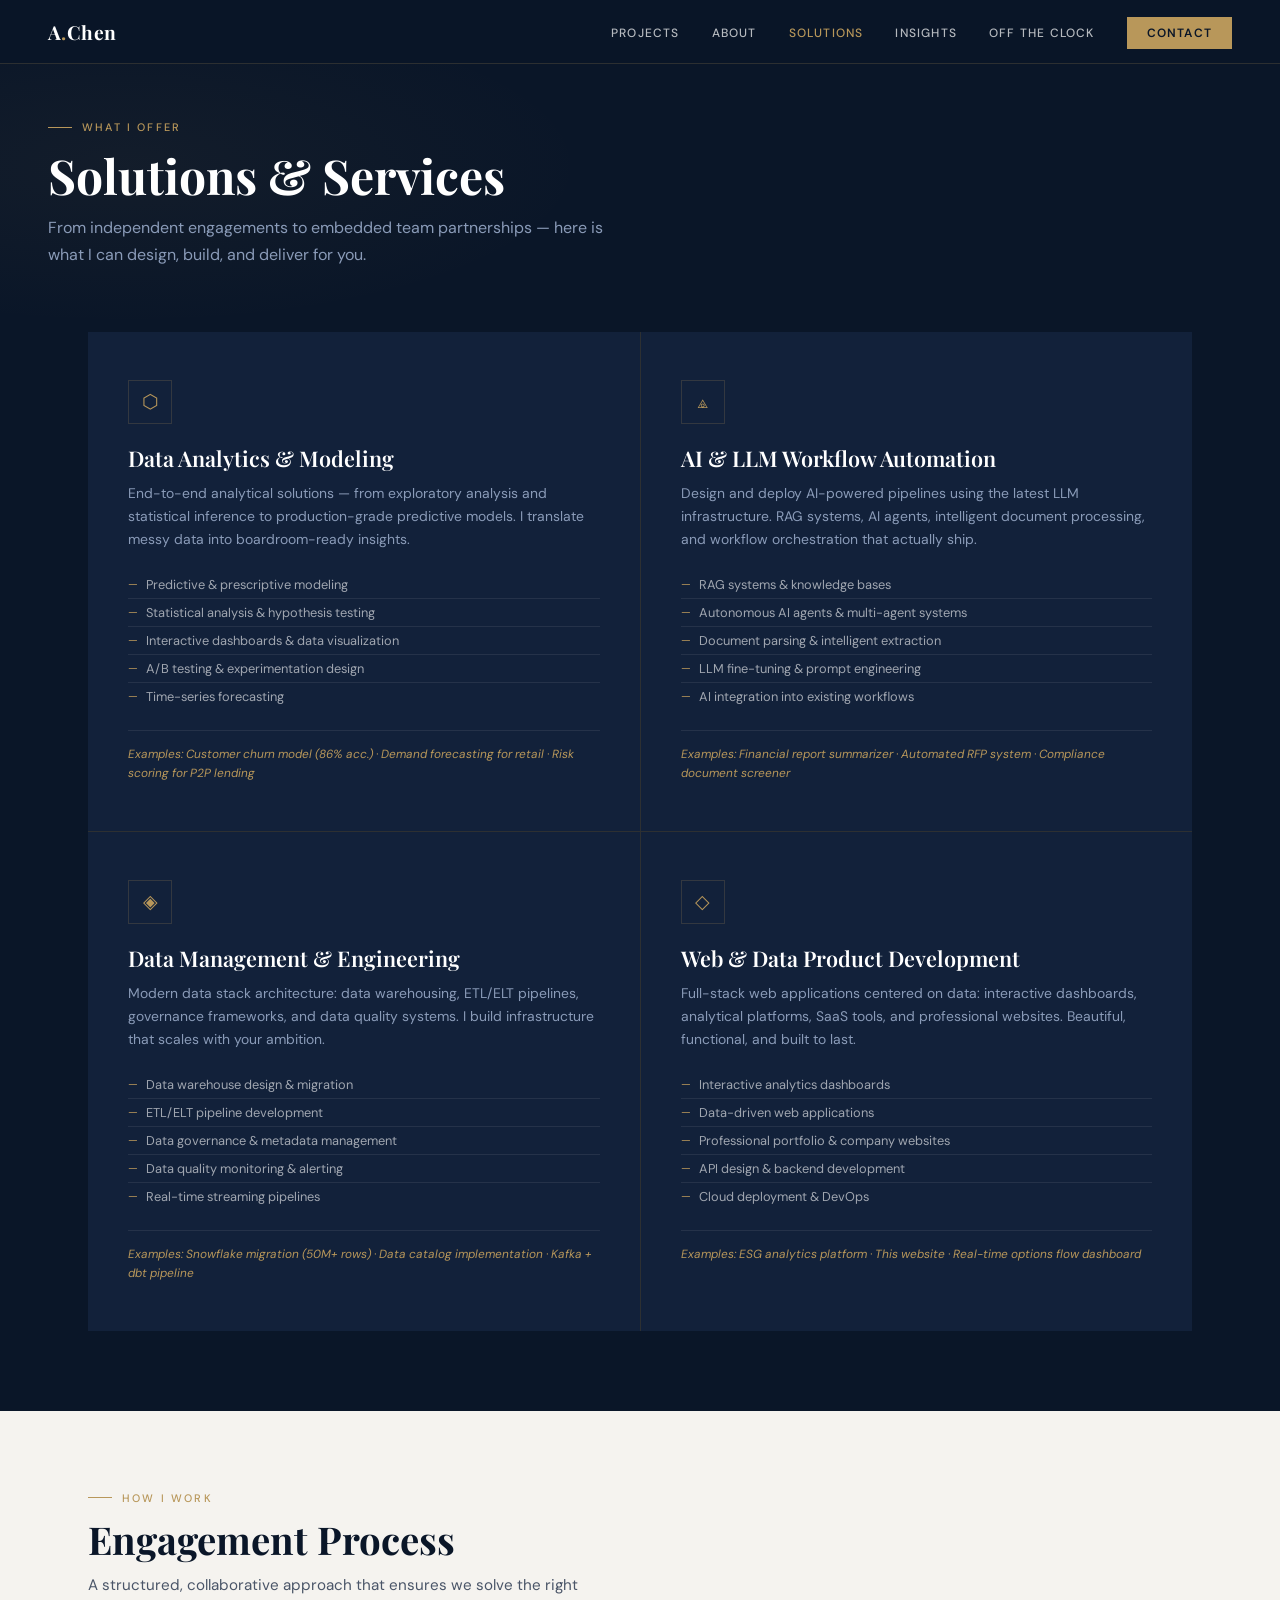
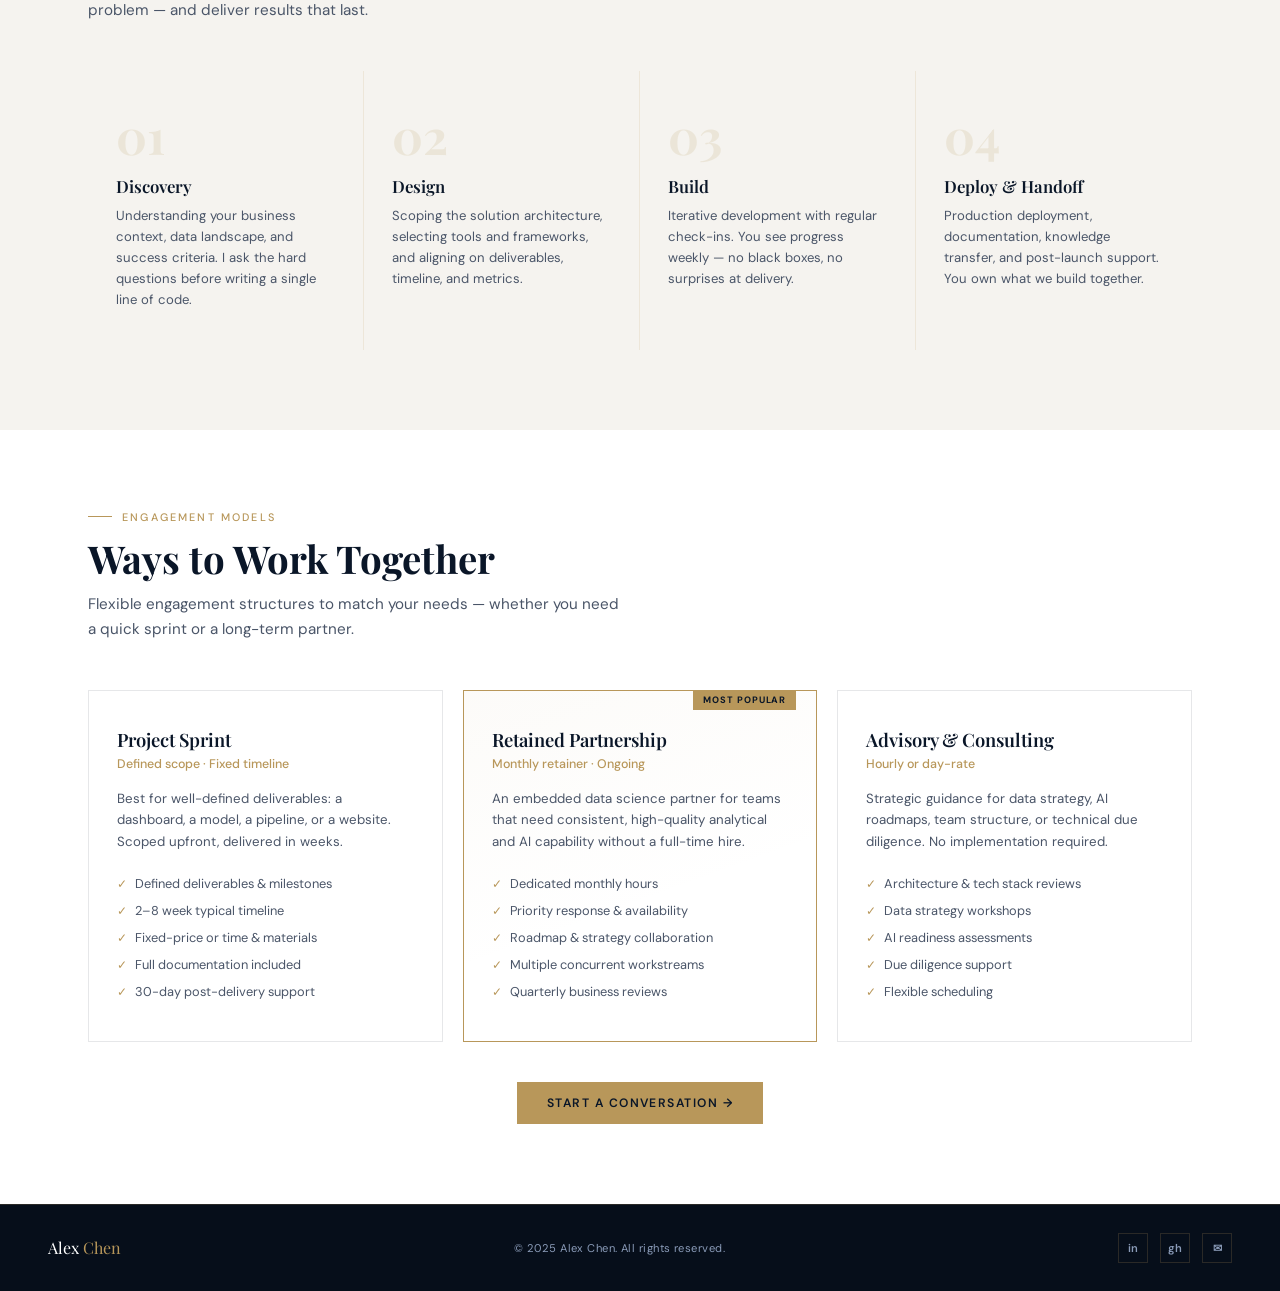
<file: solutions.html>
<!DOCTYPE html>
<html lang="en">
<head>
<meta charset="UTF-8">
<meta name="viewport" content="width=device-width, initial-scale=1.0">
<title>Solutions — Alex Chen</title>
<link rel="stylesheet" href="shared.css">
<style>
/* hero services grid */
.services-grid {
  display: grid; grid-template-columns: repeat(2,1fr);
  gap: 1px; background: var(--border);
}
.svc-card {
  background: var(--navy-mid); padding: 48px 40px;
  transition: background 0.22s; position: relative;
}
.svc-card:hover { background: var(--navy-light); }
.svc-icon {
  width: 44px; height: 44px; border: 1px solid var(--border);
  display: flex; align-items: center; justify-content: center;
  margin-bottom: 20px; color: var(--gold); font-size: 1.2rem;
}
.svc-name { font-family: 'Playfair Display', serif; font-size: 1.35rem; font-weight: 600; color: var(--white); margin-bottom: 10px; }
.svc-desc { font-size: 0.87rem; line-height: 1.65; color: var(--text-muted); margin-bottom: 20px; }
.svc-list { list-style: none; margin-bottom: 20px; }
.svc-list li {
  font-size: 0.8rem; color: rgba(255,255,255,0.6);
  padding: 5px 0; border-bottom: 1px solid var(--border-light);
  display: flex; align-items: center; gap: 8px;
}
.svc-list li::before { content: '—'; color: var(--gold); font-size: 0.7rem; }
.svc-list li:last-child { border-bottom: none; }
.svc-examples {
  font-size: 0.74rem; color: var(--gold); font-style: italic;
  border-top: 1px solid var(--border-light); padding-top: 14px; line-height: 1.6;
}

/* process section */
#process { background: var(--off-white); }
.process-steps {
  display: grid; grid-template-columns: repeat(4,1fr); gap: 0;
  counter-reset: step;
}
.step {
  padding: 40px 28px; border-right: 1px solid rgba(184,151,90,0.15);
  counter-increment: step; position: relative;
}
.step:last-child { border-right: none; }
.step-num {
  font-family: 'Playfair Display', serif; font-size: 3rem; font-weight: 700;
  color: rgba(184,151,90,0.15); line-height: 1; margin-bottom: 16px;
}
.step-name { font-family: 'Playfair Display', serif; font-size: 1.05rem; font-weight: 600; color: var(--navy); margin-bottom: 8px; }
.step-desc { font-size: 0.82rem; line-height: 1.6; color: var(--text-body); }

/* engagement models */
#engage { background: var(--white); }
.engage-grid { display: grid; grid-template-columns: repeat(3,1fr); gap: 20px; }
.engage-card {
  border: 1px solid rgba(10,22,40,0.1); padding: 36px 28px;
  position: relative; transition: all 0.22s;
}
.engage-card:hover { border-color: var(--gold); transform: translateY(-2px); box-shadow: 0 8px 28px rgba(10,22,40,0.08); }
.engage-card.recommended {
  border-color: var(--gold); background: linear-gradient(160deg, rgba(184,151,90,0.04) 0%, transparent 60%);
}
.engage-badge {
  position: absolute; top: -1px; right: 20px;
  background: var(--gold); color: var(--navy); font-size: 0.58rem;
  font-weight: 700; letter-spacing: 0.1em; text-transform: uppercase; padding: 4px 10px;
}
.engage-name { font-family: 'Playfair Display', serif; font-size: 1.15rem; font-weight: 600; color: var(--navy); margin-bottom: 4px; }
.engage-price { font-size: 0.78rem; color: var(--gold); margin-bottom: 16px; font-weight: 500; }
.engage-desc { font-size: 0.83rem; line-height: 1.6; color: var(--text-body); margin-bottom: 18px; }
.engage-features { list-style: none; }
.engage-features li { font-size: 0.8rem; color: var(--text-body); padding: 5px 0; display: flex; gap: 8px; align-items: flex-start; }
.engage-features li::before { content: '✓'; color: var(--gold); font-size: 0.75rem; margin-top: 1px; flex-shrink: 0; }

@media (max-width: 768px) {
  .services-grid { grid-template-columns: 1fr; }
  .process-steps { grid-template-columns: 1fr 1fr; }
  .step { border-right: none; border-bottom: 1px solid rgba(184,151,90,0.15); }
  .step:last-child { border-bottom: none; }
  .engage-grid { grid-template-columns: 1fr; }
}
@media (min-width: 769px) and (max-width: 1024px) {
  .process-steps { grid-template-columns: repeat(2,1fr); }
  .engage-grid { grid-template-columns: 1fr 1fr; }
}
</style>
</head>
<body>
<nav>
  <a href="index.html" class="nav-logo">A<span>.</span>Chen</a>
  <ul class="nav-links">
    <li><a href="projects.html">Projects</a></li>
    <li><a href="about.html">About</a></li>
    <li><a href="solutions.html">Solutions</a></li>
    <li><a href="insights.html">Insights</a></li>
    <li><a href="beyond.html">Off the Clock</a></li>
    <li><a href="contact.html" class="nav-cta">Contact</a></li>
  </ul>
  <button class="nav-hamburger" id="navHamburger" aria-label="Menu"><span></span><span></span><span></span></button>
</nav>
<div class="nav-mobile-menu" id="navMobile">
  <a href="projects.html">Projects</a><a href="about.html">About</a>
  <a href="solutions.html">Solutions</a><a href="insights.html">Insights</a>
  <a href="beyond.html">Off the Clock</a><a href="contact.html" class="mob-cta">Contact</a>
</div>

<div class="page-banner" style="background:var(--navy);">
  <div class="page-banner-inner">
    <div class="page-banner-label">What I Offer</div>
    <h1>Solutions &amp; Services</h1>
    <p>From independent engagements to embedded team partnerships — here is what I can design, build, and deliver for you.</p>
  </div>
</div>

<!-- SERVICES -->
<section style="background:var(--navy); padding-top:0;">
  <div class="container">
    <div class="services-grid reveal" data-stagger>

      <div class="svc-card">
        <div class="svc-icon">⬡</div>
        <div class="svc-name">Data Analytics &amp; Modeling</div>
        <p class="svc-desc">End-to-end analytical solutions — from exploratory analysis and statistical inference to production-grade predictive models. I translate messy data into boardroom-ready insights.</p>
        <ul class="svc-list">
          <li>Predictive &amp; prescriptive modeling</li>
          <li>Statistical analysis &amp; hypothesis testing</li>
          <li>Interactive dashboards &amp; data visualization</li>
          <li>A/B testing &amp; experimentation design</li>
          <li>Time-series forecasting</li>
        </ul>
        <div class="svc-examples">Examples: Customer churn model (86% acc.) · Demand forecasting for retail · Risk scoring for P2P lending</div>
      </div>

      <div class="svc-card">
        <div class="svc-icon">⟁</div>
        <div class="svc-name">AI &amp; LLM Workflow Automation</div>
        <p class="svc-desc">Design and deploy AI-powered pipelines using the latest LLM infrastructure. RAG systems, AI agents, intelligent document processing, and workflow orchestration that actually ship.</p>
        <ul class="svc-list">
          <li>RAG systems &amp; knowledge bases</li>
          <li>Autonomous AI agents &amp; multi-agent systems</li>
          <li>Document parsing &amp; intelligent extraction</li>
          <li>LLM fine-tuning &amp; prompt engineering</li>
          <li>AI integration into existing workflows</li>
        </ul>
        <div class="svc-examples">Examples: Financial report summarizer · Automated RFP system · Compliance document screener</div>
      </div>

      <div class="svc-card">
        <div class="svc-icon">◈</div>
        <div class="svc-name">Data Management &amp; Engineering</div>
        <p class="svc-desc">Modern data stack architecture: data warehousing, ETL/ELT pipelines, governance frameworks, and data quality systems. I build infrastructure that scales with your ambition.</p>
        <ul class="svc-list">
          <li>Data warehouse design &amp; migration</li>
          <li>ETL/ELT pipeline development</li>
          <li>Data governance &amp; metadata management</li>
          <li>Data quality monitoring &amp; alerting</li>
          <li>Real-time streaming pipelines</li>
        </ul>
        <div class="svc-examples">Examples: Snowflake migration (50M+ rows) · Data catalog implementation · Kafka + dbt pipeline</div>
      </div>

      <div class="svc-card">
        <div class="svc-icon">◇</div>
        <div class="svc-name">Web &amp; Data Product Development</div>
        <p class="svc-desc">Full-stack web applications centered on data: interactive dashboards, analytical platforms, SaaS tools, and professional websites. Beautiful, functional, and built to last.</p>
        <ul class="svc-list">
          <li>Interactive analytics dashboards</li>
          <li>Data-driven web applications</li>
          <li>Professional portfolio &amp; company websites</li>
          <li>API design &amp; backend development</li>
          <li>Cloud deployment &amp; DevOps</li>
        </ul>
        <div class="svc-examples">Examples: ESG analytics platform · This website · Real-time options flow dashboard</div>
      </div>

    </div>
  </div>
</section>

<!-- PROCESS -->
<section id="process">
  <div class="container">
    <div class="section-label reveal">How I Work</div>
    <h2 class="section-title reveal">Engagement Process</h2>
    <p class="section-subtitle reveal">A structured, collaborative approach that ensures we solve the right problem — and deliver results that last.</p>
    <div class="process-steps reveal" data-stagger>
      <div class="step">
        <div class="step-num">01</div>
        <div class="step-name">Discovery</div>
        <p class="step-desc">Understanding your business context, data landscape, and success criteria. I ask the hard questions before writing a single line of code.</p>
      </div>
      <div class="step">
        <div class="step-num">02</div>
        <div class="step-name">Design</div>
        <p class="step-desc">Scoping the solution architecture, selecting tools and frameworks, and aligning on deliverables, timeline, and metrics.</p>
      </div>
      <div class="step">
        <div class="step-num">03</div>
        <div class="step-name">Build</div>
        <p class="step-desc">Iterative development with regular check-ins. You see progress weekly — no black boxes, no surprises at delivery.</p>
      </div>
      <div class="step">
        <div class="step-num">04</div>
        <div class="step-name">Deploy &amp; Handoff</div>
        <p class="step-desc">Production deployment, documentation, knowledge transfer, and post-launch support. You own what we build together.</p>
      </div>
    </div>
  </div>
</section>

<!-- ENGAGEMENT MODELS -->
<section id="engage">
  <div class="container">
    <div class="section-label reveal">Engagement Models</div>
    <h2 class="section-title reveal">Ways to Work Together</h2>
    <p class="section-subtitle reveal">Flexible engagement structures to match your needs — whether you need a quick sprint or a long-term partner.</p>
    <div class="engage-grid reveal" data-stagger>

      <div class="engage-card">
        <div class="engage-name">Project Sprint</div>
        <div class="engage-price">Defined scope · Fixed timeline</div>
        <p class="engage-desc">Best for well-defined deliverables: a dashboard, a model, a pipeline, or a website. Scoped upfront, delivered in weeks.</p>
        <ul class="engage-features">
          <li>Defined deliverables &amp; milestones</li>
          <li>2–8 week typical timeline</li>
          <li>Fixed-price or time &amp; materials</li>
          <li>Full documentation included</li>
          <li>30-day post-delivery support</li>
        </ul>
      </div>

      <div class="engage-card recommended">
        <div class="engage-badge">Most Popular</div>
        <div class="engage-name">Retained Partnership</div>
        <div class="engage-price">Monthly retainer · Ongoing</div>
        <p class="engage-desc">An embedded data science partner for teams that need consistent, high-quality analytical and AI capability without a full-time hire.</p>
        <ul class="engage-features">
          <li>Dedicated monthly hours</li>
          <li>Priority response &amp; availability</li>
          <li>Roadmap &amp; strategy collaboration</li>
          <li>Multiple concurrent workstreams</li>
          <li>Quarterly business reviews</li>
        </ul>
      </div>

      <div class="engage-card">
        <div class="engage-name">Advisory &amp; Consulting</div>
        <div class="engage-price">Hourly or day-rate</div>
        <p class="engage-desc">Strategic guidance for data strategy, AI roadmaps, team structure, or technical due diligence. No implementation required.</p>
        <ul class="engage-features">
          <li>Architecture &amp; tech stack reviews</li>
          <li>Data strategy workshops</li>
          <li>AI readiness assessments</li>
          <li>Due diligence support</li>
          <li>Flexible scheduling</li>
        </ul>
      </div>

    </div>
    <div style="text-align:center;margin-top:40px;" class="reveal">
      <a href="contact.html" class="btn-primary">Start a Conversation →</a>
    </div>
  </div>
</section>

<footer>
  <a href="index.html" class="footer-logo">Alex <span>Chen</span></a>
  <div class="footer-copy">© 2025 Alex Chen. All rights reserved.</div>
  <div class="footer-social"><a href="#">in</a><a href="#">gh</a><a href="#">✉</a></div>
</footer>
<script src="nav.js"></script>
</body>
</html>
</file>
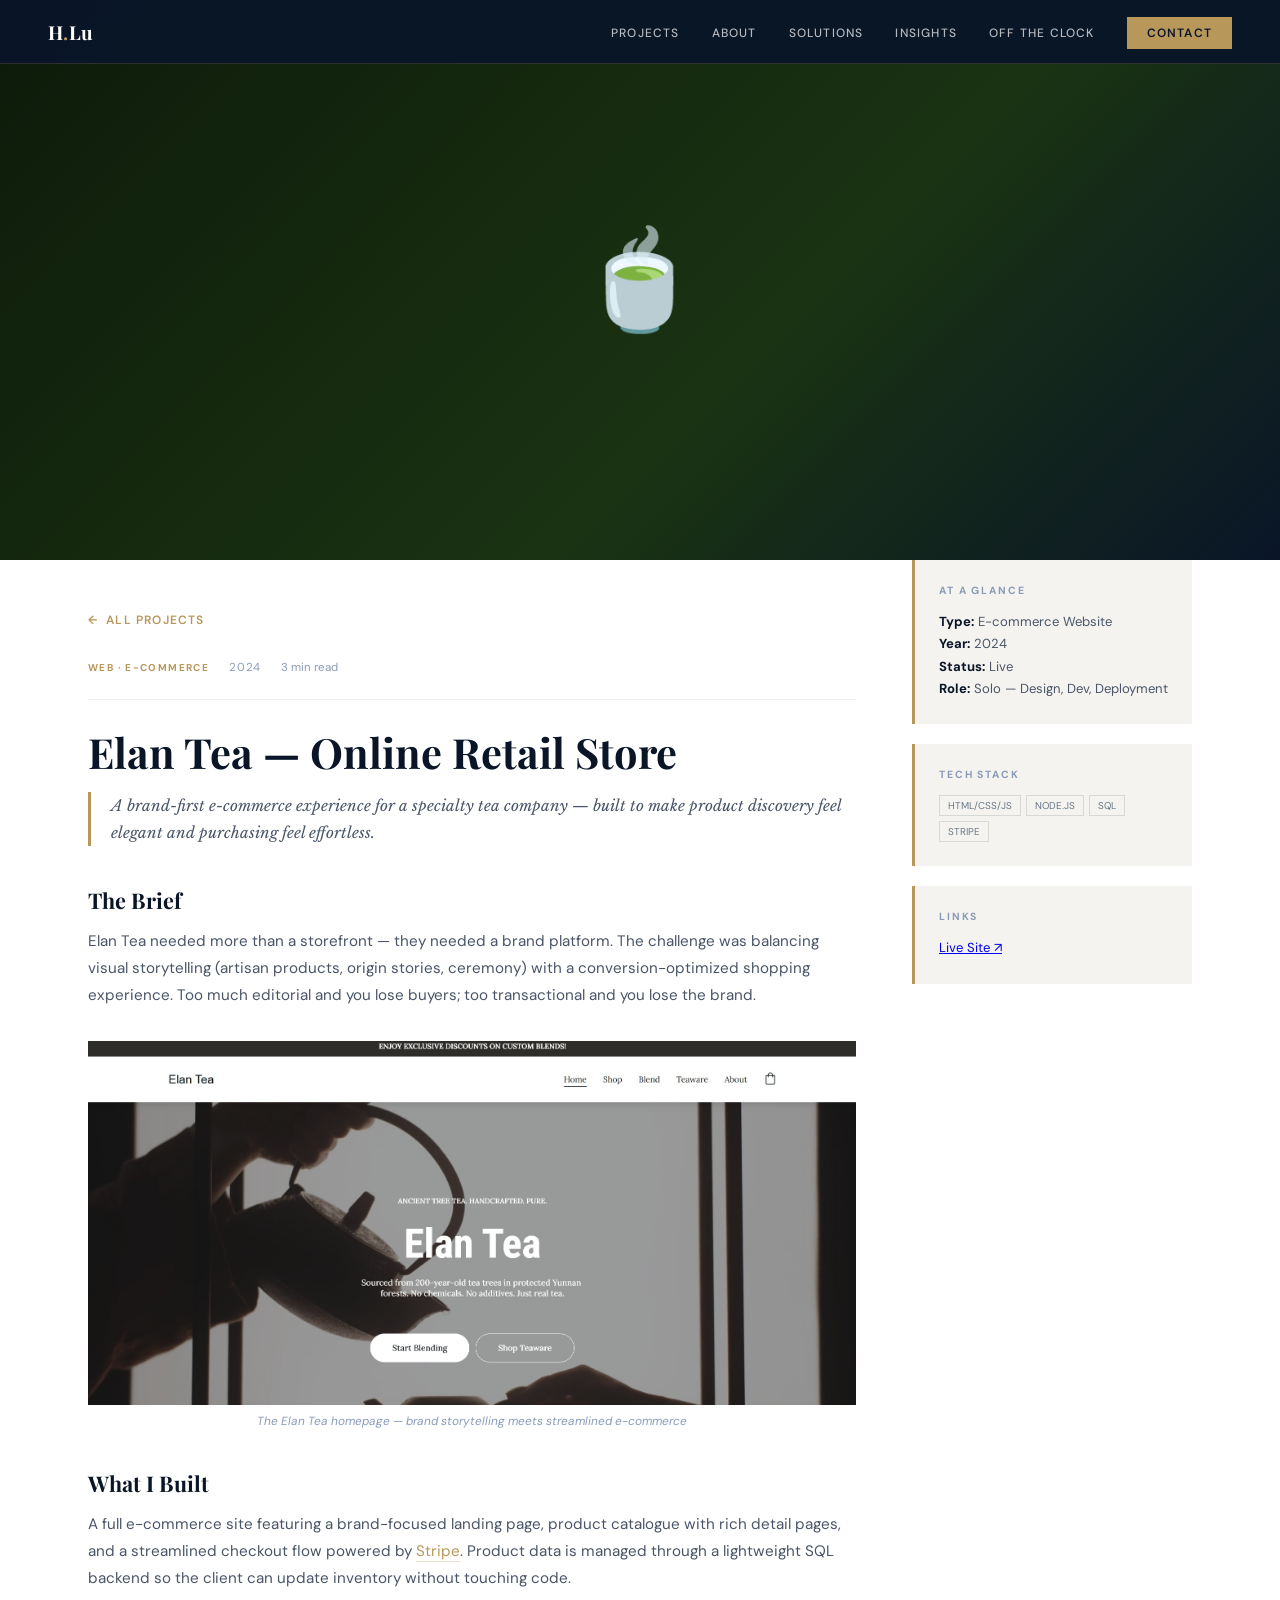
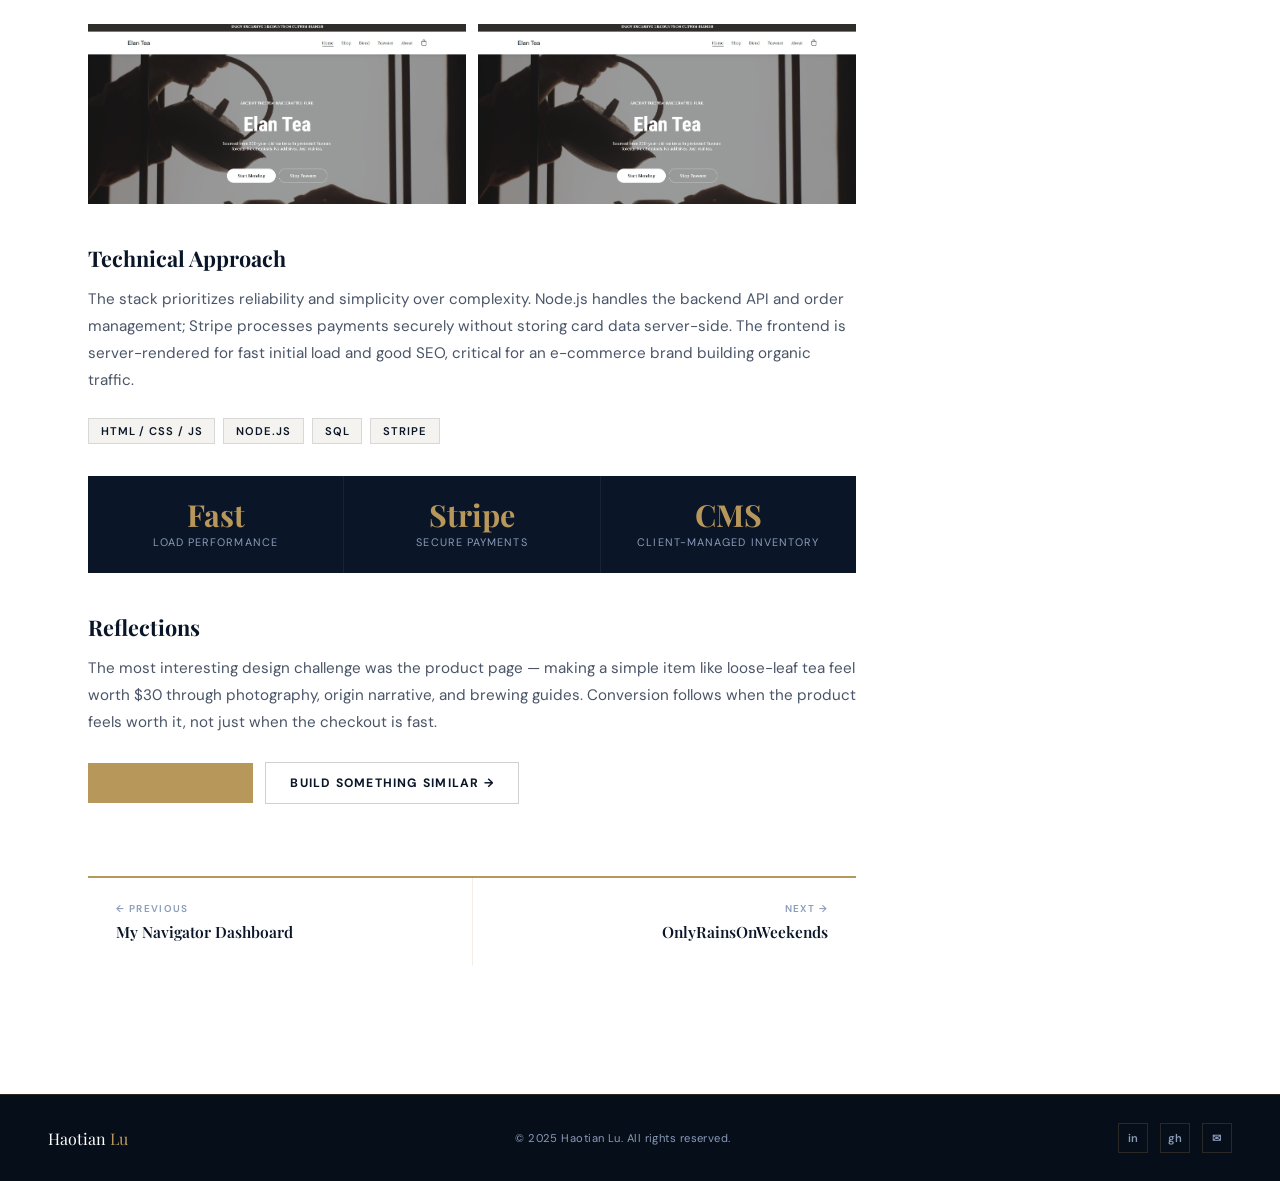
<file: projects/elan-tea.html>
<!DOCTYPE html>
<html lang="en">
<head>
<meta charset="UTF-8">
<meta name="viewport" content="width=device-width, initial-scale=1.0">
<link rel="icon" type="image/svg+xml" href="../Images/hl-favicon.svg">
<title>Elan Tea — Haotian Lu</title>
<link rel="stylesheet" href="../shared.css">
<link rel="stylesheet" href="project-detail.css">
</head>
<body>
<nav>
  <a href="../index.html" class="nav-logo">H<span>.</span>Lu</a>
  <ul class="nav-links">
    <li><a href="../projects.html">Projects</a></li>
    <li><a href="../about.html">About</a></li>
    <li><a href="../solutions.html">Solutions</a></li>
    <li><a href="../insights.html">Insights</a></li>
    <li><a href="../beyond.html">Off the Clock</a></li>
    <li><a href="../contact.html" class="nav-cta">Contact</a></li>
  </ul>
  <button class="nav-hamburger" id="navHamburger" aria-label="Menu"><span></span><span></span><span></span></button>
</nav>
<div class="nav-mobile-menu" id="navMobile">
  <a href="../projects.html">Projects</a><a href="../about.html">About</a>
  <a href="../solutions.html">Solutions</a><a href="../insights.html">Insights</a>
  <a href="../beyond.html">Off the Clock</a><a href="../contact.html" class="mob-cta">Contact</a>
</div>

<div class="article-hero">
  <div class="article-hero-placeholder" style="background:linear-gradient(135deg,#0d1a0a 0%,#1a3312 60%,#0a1628 100%);">🍵</div>
</div>

<section style="background:var(--white);padding-top:0;">
  <div class="container">
    <div class="article-layout">

      <div class="article-body">
        <a href="../projects.html" class="back-link">All Projects</a>
        <div class="article-meta-row">
          <span class="article-tag">Web · E-commerce</span>
          <span class="article-date">2024</span>
          <span class="article-readtime">3 min read</span>
        </div>
        <h1 class="article-h1">Elan Tea — Online Retail Store</h1>
        <p class="article-lead">A brand-first e-commerce experience for a specialty tea company — built to make product discovery feel elegant and purchasing feel effortless.</p>

        <h2>The Brief</h2>
        <p>Elan Tea needed more than a storefront — they needed a brand platform. The challenge was balancing visual storytelling (artisan products, origin stories, ceremony) with a conversion-optimized shopping experience. Too much editorial and you lose buyers; too transactional and you lose the brand.</p>

        <figure class="article-img">
          <img src="../Images/projects/elantea-thumb.jpg" alt="Elan Tea homepage" onerror="this.parentElement.style.display='none'">
          <figcaption>The Elan Tea homepage — brand storytelling meets streamlined e-commerce</figcaption>
        </figure>

        <h2>What I Built</h2>
        <p>A full e-commerce site featuring a brand-focused landing page, product catalogue with rich detail pages, and a streamlined checkout flow powered by <a href="https://stripe.com" target="_blank">Stripe</a>. Product data is managed through a lightweight SQL backend so the client can update inventory without touching code.</p>

        <figure class="article-img half">
          <div>
            <img src="../Images/projects/elantea-thumb.jpg" alt="Product page" onerror="this.style.display='none'">
          </div>
          <div>
            <img src="../Images/projects/elantea-thumb.jpg" alt="Checkout flow" onerror="this.style.display='none'">
          </div>
        </figure>

        <h2>Technical Approach</h2>
        <p>The stack prioritizes reliability and simplicity over complexity. Node.js handles the backend API and order management; Stripe processes payments securely without storing card data server-side. The frontend is server-rendered for fast initial load and good SEO, critical for an e-commerce brand building organic traffic.</p>

        <div class="tech-stack">
          <span class="tech-chip">HTML / CSS / JS</span>
          <span class="tech-chip">Node.js</span>
          <span class="tech-chip">SQL</span>
          <span class="tech-chip">Stripe</span>
        </div>

        <div class="metrics-row">
          <div class="metric"><div class="metric-num">Fast</div><div class="metric-label">Load Performance</div></div>
          <div class="metric"><div class="metric-num">Stripe</div><div class="metric-label">Secure Payments</div></div>
          <div class="metric"><div class="metric-num">CMS</div><div class="metric-label">Client-Managed Inventory</div></div>
        </div>

        <h2>Reflections</h2>
        <p>The most interesting design challenge was the product page — making a simple item like loose-leaf tea feel worth $30 through photography, origin narrative, and brewing guides. Conversion follows when the product feels worth it, not just when the checkout is fast.</p>

        <a href="https://elan-tea.com" target="_blank" class="live-btn">View Live Site ↗</a>
        <a href="../contact.html" class="live-btn outline">Build Something Similar →</a>

        <div class="project-nav">
          <a href="my-navigator.html">
            <div class="pnav-label">← Previous</div>
            <div class="pnav-title">My Navigator Dashboard</div>
          </a>
          <a href="only-rains-on-weekends.html">
            <div class="pnav-label">Next →</div>
            <div class="pnav-title">OnlyRainsOnWeekends</div>
          </a>
        </div>
      </div>

      <div class="article-sidebar reveal">
        <div class="sidebar-box">
          <div class="sidebar-box-title">At a Glance</div>
          <p><strong>Type:</strong> E-commerce Website<br>
          <strong>Year:</strong> 2024<br>
          <strong>Status:</strong> Live<br>
          <strong>Role:</strong> Solo — Design, Dev, Deployment</p>
        </div>
        <div class="sidebar-box">
          <div class="sidebar-box-title">Tech Stack</div>
          <div class="sidebar-tech">
            <span class="sidebar-tag">HTML/CSS/JS</span>
            <span class="sidebar-tag">Node.js</span>
            <span class="sidebar-tag">SQL</span>
            <span class="sidebar-tag">Stripe</span>
          </div>
        </div>
        <div class="sidebar-box">
          <div class="sidebar-box-title">Links</div>
          <p><a href="https://elan-tea.com" target="_blank">Live Site ↗</a></p>
        </div>
      </div>

    </div>
  </div>
</section>

<footer>
  <a href="../index.html" class="footer-logo">Haotian <span>Lu</span></a>
  <div class="footer-copy">© 2025 Haotian Lu. All rights reserved.</div>
  <div class="footer-social"><a href="#">in</a><a href="#">gh</a><a href="#">✉</a></div>
</footer>
<script src="../nav.js"></script>
</body>
</html>
</file>
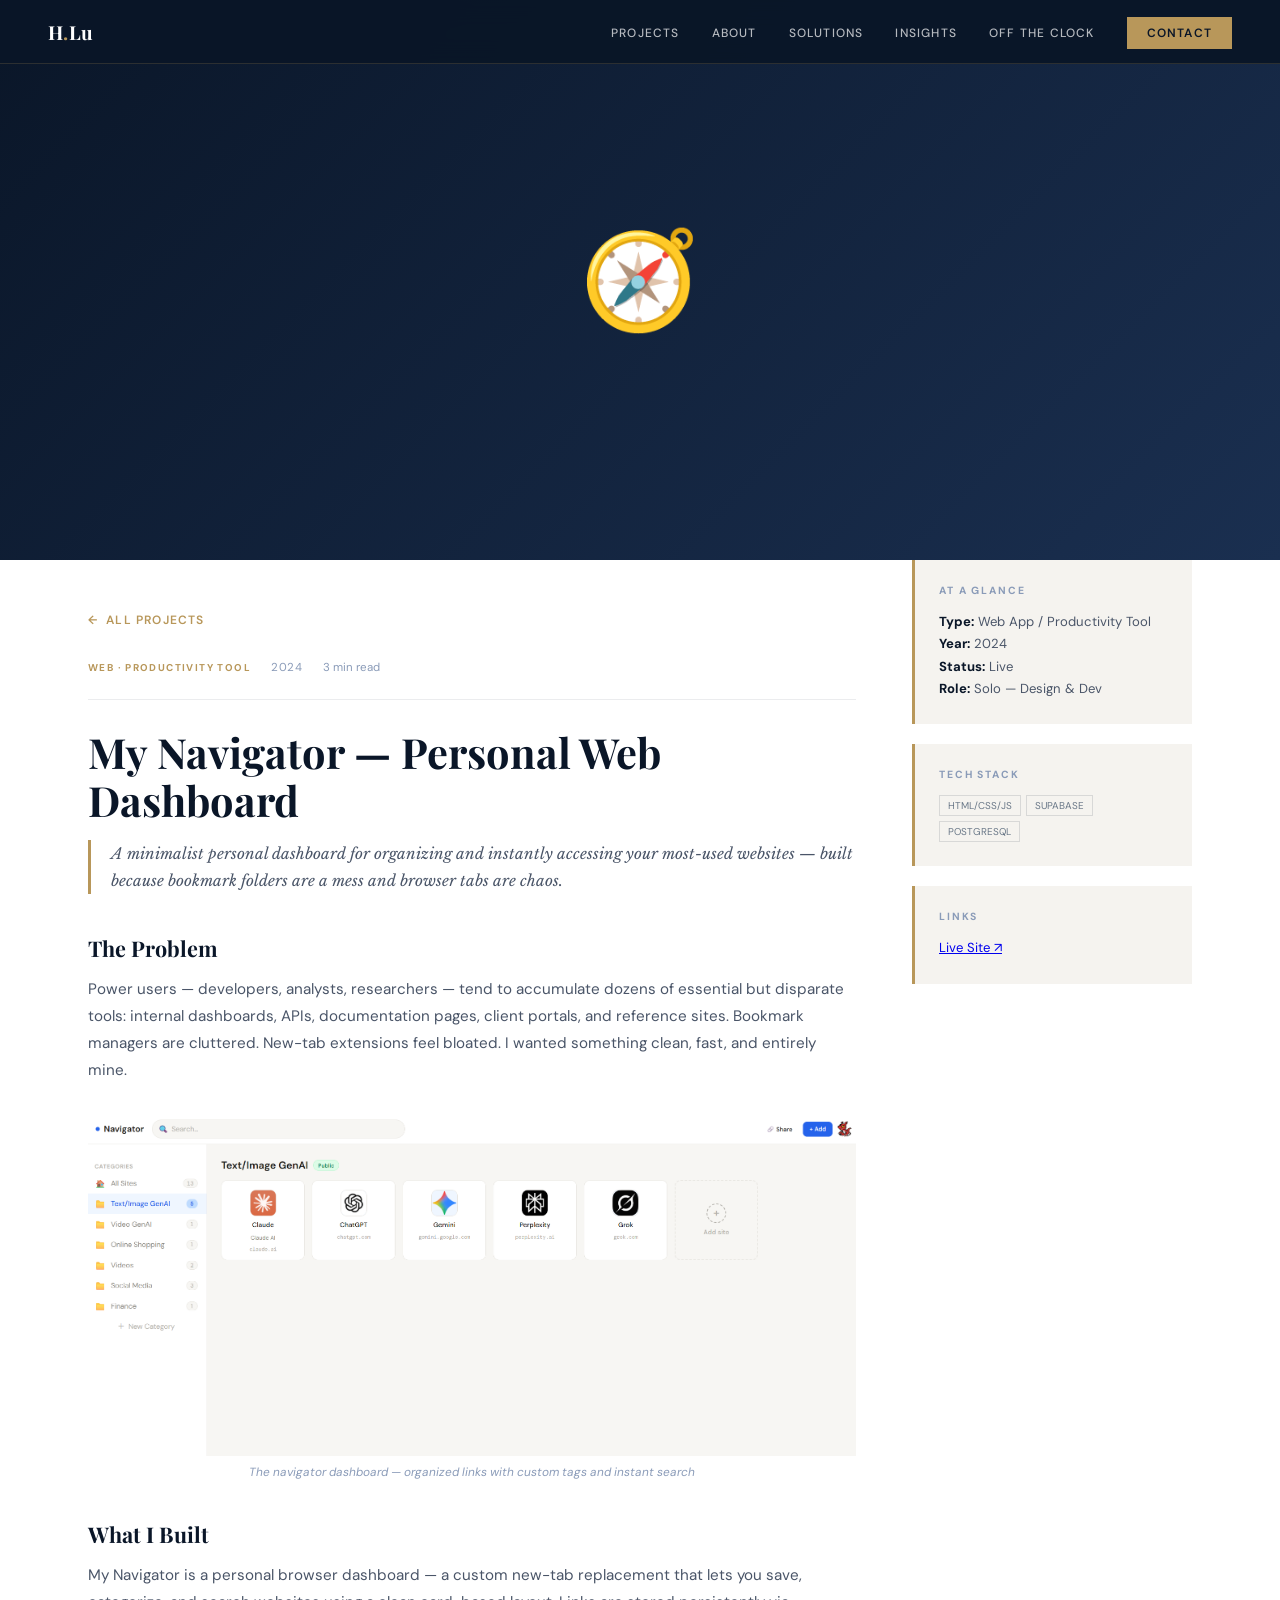
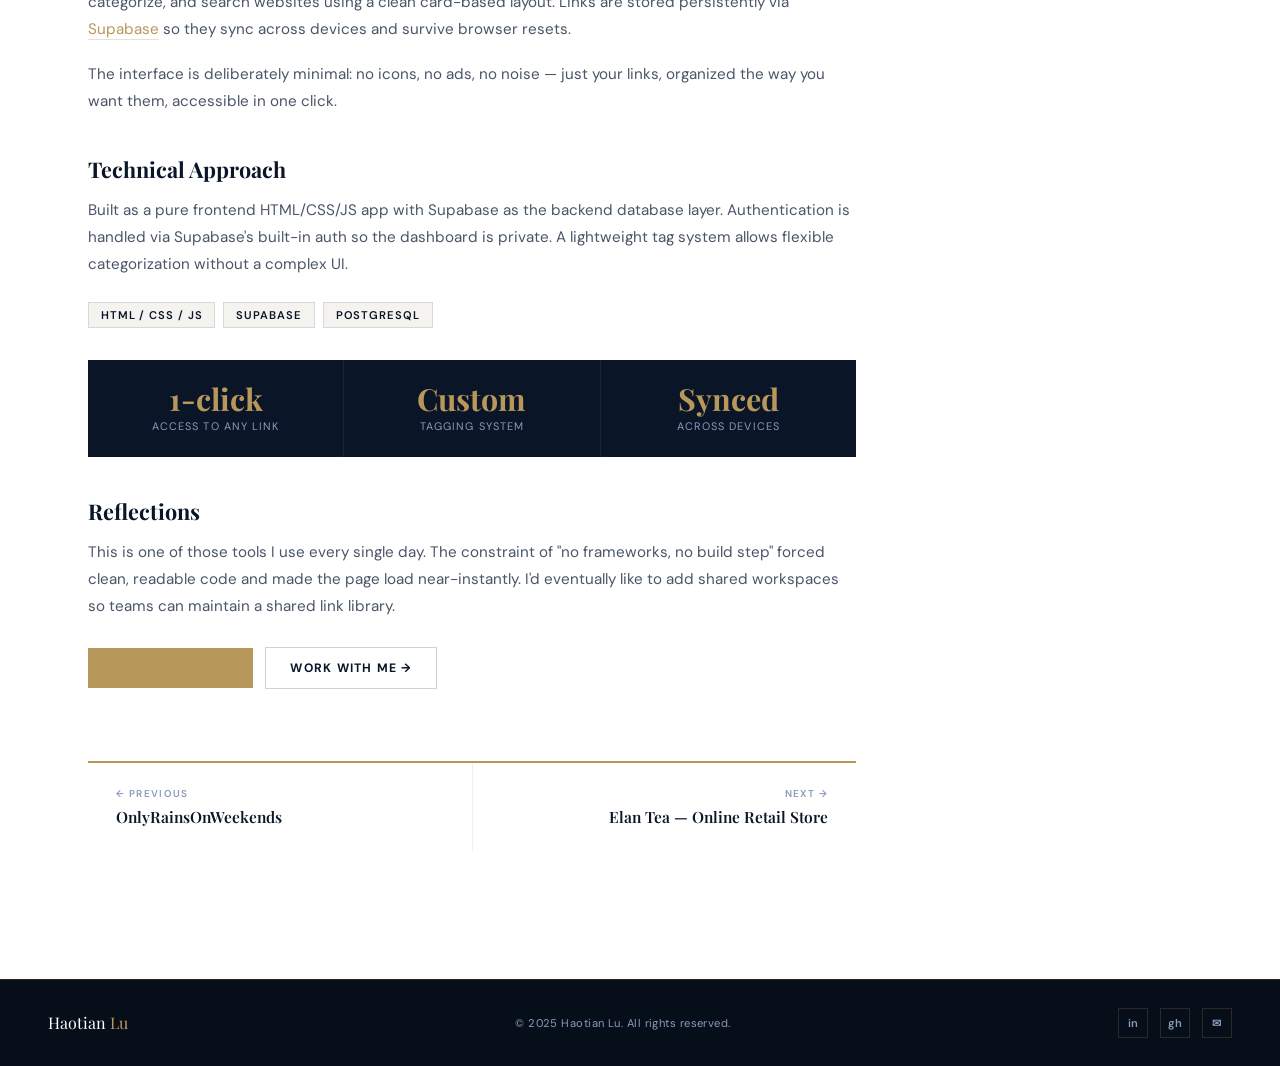
<file: projects/my-navigator.html>
<!DOCTYPE html>
<html lang="en">
<head>
<meta charset="UTF-8">
<meta name="viewport" content="width=device-width, initial-scale=1.0">
<link rel="icon" type="image/svg+xml" href="../Images/hl-favicon.svg">
<title>My Navigator — Haotian Lu</title>
<link rel="stylesheet" href="../shared.css">
<link rel="stylesheet" href="project-detail.css">
</head>
<body>
<nav>
  <a href="../index.html" class="nav-logo">H<span>.</span>Lu</a>
  <ul class="nav-links">
    <li><a href="../projects.html">Projects</a></li>
    <li><a href="../about.html">About</a></li>
    <li><a href="../solutions.html">Solutions</a></li>
    <li><a href="../insights.html">Insights</a></li>
    <li><a href="../beyond.html">Off the Clock</a></li>
    <li><a href="../contact.html" class="nav-cta">Contact</a></li>
  </ul>
  <button class="nav-hamburger" id="navHamburger" aria-label="Menu"><span></span><span></span><span></span></button>
</nav>
<div class="nav-mobile-menu" id="navMobile">
  <a href="../projects.html">Projects</a><a href="../about.html">About</a>
  <a href="../solutions.html">Solutions</a><a href="../insights.html">Insights</a>
  <a href="../beyond.html">Off the Clock</a><a href="../contact.html" class="mob-cta">Contact</a>
</div>

<div class="article-hero">
  <div class="article-hero-placeholder" style="background:linear-gradient(135deg,#0a1628 0%,#1a2f50 100%);">🧭</div>
</div>

<section style="background:var(--white);padding-top:0;">
  <div class="container">
    <div class="article-layout">

      <div class="article-body">
        <a href="../projects.html" class="back-link">All Projects</a>
        <div class="article-meta-row">
          <span class="article-tag">Web · Productivity Tool</span>
          <span class="article-date">2024</span>
          <span class="article-readtime">3 min read</span>
        </div>
        <h1 class="article-h1">My Navigator — Personal Web Dashboard</h1>
        <p class="article-lead">A minimalist personal dashboard for organizing and instantly accessing your most-used websites — built because bookmark folders are a mess and browser tabs are chaos.</p>

        <h2>The Problem</h2>
        <p>Power users — developers, analysts, researchers — tend to accumulate dozens of essential but disparate tools: internal dashboards, APIs, documentation pages, client portals, and reference sites. Bookmark managers are cluttered. New-tab extensions feel bloated. I wanted something clean, fast, and entirely mine.</p>

        <figure class="article-img">
          <img src="../Images/projects/navigator-thumb.jpg" alt="My Navigator dashboard" onerror="this.parentElement.style.display='none'">
          <figcaption>The navigator dashboard — organized links with custom tags and instant search</figcaption>
        </figure>

        <h2>What I Built</h2>
        <p>My Navigator is a personal browser dashboard — a custom new-tab replacement that lets you save, categorize, and search websites using a clean card-based layout. Links are stored persistently via <a href="https://supabase.com" target="_blank">Supabase</a> so they sync across devices and survive browser resets.</p>
        <p>The interface is deliberately minimal: no icons, no ads, no noise — just your links, organized the way you want them, accessible in one click.</p>

        <h2>Technical Approach</h2>
        <p>Built as a pure frontend HTML/CSS/JS app with Supabase as the backend database layer. Authentication is handled via Supabase's built-in auth so the dashboard is private. A lightweight tag system allows flexible categorization without a complex UI.</p>

        <div class="tech-stack">
          <span class="tech-chip">HTML / CSS / JS</span>
          <span class="tech-chip">Supabase</span>
          <span class="tech-chip">PostgreSQL</span>
        </div>

        <div class="metrics-row">
          <div class="metric"><div class="metric-num">1-click</div><div class="metric-label">Access to any link</div></div>
          <div class="metric"><div class="metric-num">Custom</div><div class="metric-label">Tagging system</div></div>
          <div class="metric"><div class="metric-num">Synced</div><div class="metric-label">Across devices</div></div>
        </div>

        <h2>Reflections</h2>
        <p>This is one of those tools I use every single day. The constraint of "no frameworks, no build step" forced clean, readable code and made the page load near-instantly. I'd eventually like to add shared workspaces so teams can maintain a shared link library.</p>

        <a href="https://htean.github.io/my-navigator/" target="_blank" class="live-btn">View Live Site ↗</a>
        <a href="../contact.html" class="live-btn outline">Work With Me →</a>

        <div class="project-nav">
          <a href="only-rains-on-weekends.html">
            <div class="pnav-label">← Previous</div>
            <div class="pnav-title">OnlyRainsOnWeekends</div>
          </a>
          <a href="elan-tea.html">
            <div class="pnav-label">Next →</div>
            <div class="pnav-title">Elan Tea — Online Retail Store</div>
          </a>
        </div>
      </div>

      <div class="article-sidebar reveal">
        <div class="sidebar-box">
          <div class="sidebar-box-title">At a Glance</div>
          <p><strong>Type:</strong> Web App / Productivity Tool<br>
          <strong>Year:</strong> 2024<br>
          <strong>Status:</strong> Live<br>
          <strong>Role:</strong> Solo — Design &amp; Dev</p>
        </div>
        <div class="sidebar-box">
          <div class="sidebar-box-title">Tech Stack</div>
          <div class="sidebar-tech">
            <span class="sidebar-tag">HTML/CSS/JS</span>
            <span class="sidebar-tag">Supabase</span>
            <span class="sidebar-tag">PostgreSQL</span>
          </div>
        </div>
        <div class="sidebar-box">
          <div class="sidebar-box-title">Links</div>
          <p><a href="https://htean.github.io/my-navigator/" target="_blank">Live Site ↗</a></p>
        </div>
      </div>

    </div>
  </div>
</section>

<footer>
  <a href="../index.html" class="footer-logo">Haotian <span>Lu</span></a>
  <div class="footer-copy">© 2025 Haotian Lu. All rights reserved.</div>
  <div class="footer-social"><a href="#">in</a><a href="#">gh</a><a href="#">✉</a></div>
</footer>
<script src="../nav.js"></script>
</body>
</html>
</file>
<file: shared.css>
/* ─── SHARED STYLES ─── */
@import url('https://fonts.googleapis.com/css2?family=Playfair+Display:wght@400;500;600;700&family=Libre+Baskerville:ital,wght@0,400;0,700;1,400&family=DM+Sans:wght@300;400;500&display=swap');

:root {
  --navy: #0a1628;
  --navy-mid: #12213a;
  --navy-light: #1a2f50;
  --gold: #b8975a;
  --gold-light: #d4af7a;
  --gold-pale: #f0e6cc;
  --white: #ffffff;
  --off-white: #f5f3ef;
  --text-muted: #8a9bb8;
  --border: rgba(184,151,90,0.2);
  --border-light: rgba(255,255,255,0.08);
  --text-body: #4a5568;
}

* { margin: 0; padding: 0; box-sizing: border-box; }
html { scroll-behavior: smooth; }
body {
  font-family: 'DM Sans', sans-serif;
  background: var(--white);
  color: var(--navy);
  overflow-x: hidden;
}

/* ─── NAV ─── */
nav {
  position: fixed;
  top: 0; left: 0; right: 0;
  z-index: 1000;
  background: rgba(10,22,40,0.97);
  backdrop-filter: blur(12px);
  -webkit-backdrop-filter: blur(12px);
  border-bottom: 1px solid var(--border);
  height: 64px;
  display: flex;
  align-items: center;
  padding: 0 48px;
  justify-content: space-between;
}
.nav-logo {
  font-family: 'Playfair Display', serif;
  font-weight: 700;
  font-size: 1.2rem;
  color: var(--white);
  letter-spacing: 0.02em;
  text-decoration: none;
  flex-shrink: 0;
}
.nav-logo span { color: var(--gold); }

.nav-links {
  display: flex;
  gap: 32px;
  list-style: none;
}
.nav-links a {
  color: rgba(255,255,255,0.7);
  text-decoration: none;
  font-size: 0.75rem;
  font-weight: 500;
  letter-spacing: 0.1em;
  text-transform: uppercase;
  transition: color 0.2s;
  white-space: nowrap;
}
.nav-links a:hover, .nav-links a.active { color: var(--gold); }
.nav-cta {
  background: var(--gold);
  color: var(--navy) !important;
  padding: 8px 20px;
  font-weight: 600 !important;
  transition: background 0.2s !important;
}
.nav-cta:hover { background: var(--gold-light) !important; }

/* hamburger */
.nav-hamburger {
  display: none;
  flex-direction: column;
  gap: 5px;
  cursor: pointer;
  padding: 4px;
  background: none;
  border: none;
}
.nav-hamburger span {
  display: block;
  width: 22px;
  height: 2px;
  background: var(--white);
  transition: all 0.3s;
}
.nav-hamburger.open span:nth-child(1) { transform: translateY(7px) rotate(45deg); }
.nav-hamburger.open span:nth-child(2) { opacity: 0; }
.nav-hamburger.open span:nth-child(3) { transform: translateY(-7px) rotate(-45deg); }

.nav-mobile-menu {
  display: none;
  position: fixed;
  top: 64px; left: 0; right: 0;
  background: rgba(10,22,40,0.98);
  border-bottom: 1px solid var(--border);
  padding: 24px 32px;
  z-index: 999;
  flex-direction: column;
  gap: 4px;
}
.nav-mobile-menu.open { display: flex; }
.nav-mobile-menu a {
  color: rgba(255,255,255,0.75);
  text-decoration: none;
  font-size: 0.85rem;
  font-weight: 500;
  letter-spacing: 0.1em;
  text-transform: uppercase;
  padding: 12px 0;
  border-bottom: 1px solid var(--border-light);
  transition: color 0.2s;
}
.nav-mobile-menu a:last-child { border-bottom: none; }
.nav-mobile-menu a:hover, .nav-mobile-menu a.active { color: var(--gold); }
.nav-mobile-menu .mob-cta {
  background: var(--gold);
  color: var(--navy) !important;
  padding: 12px 20px;
  text-align: center;
  margin-top: 8px;
}

/* ─── PAGE HEADER BANNER ─── */
.page-banner {
  background: var(--navy);
  padding: 120px 48px 64px;
  position: relative;
  overflow: hidden;
}
.page-banner::before {
  content: '';
  position: absolute;
  inset: 0;
  background: radial-gradient(ellipse 60% 80% at 10% 50%, rgba(184,151,90,0.05) 0%, transparent 60%);
}
.page-banner-inner { max-width: 1200px; margin: 0 auto; position: relative; z-index: 1; }
.page-banner-label {
  font-size: 0.68rem;
  font-weight: 500;
  letter-spacing: 0.2em;
  text-transform: uppercase;
  color: var(--gold);
  display: flex;
  align-items: center;
  gap: 10px;
  margin-bottom: 14px;
}
.page-banner-label::before { content: ''; display: inline-block; width: 24px; height: 1px; background: var(--gold); }
.page-banner h1 {
  font-family: 'Playfair Display', serif;
  font-size: clamp(2rem, 4vw, 3rem);
  font-weight: 700;
  color: var(--white);
  margin-bottom: 12px;
  line-height: 1.15;
}
.page-banner p {
  font-size: 1rem;
  color: var(--text-muted);
  max-width: 560px;
  line-height: 1.65;
}

/* ─── COMMON LAYOUT ─── */
.container { max-width: 1200px; margin: 0 auto; padding: 0 48px; }
section { padding: 80px 0; }

.section-label {
  font-size: 0.68rem;
  font-weight: 500;
  letter-spacing: 0.2em;
  text-transform: uppercase;
  color: var(--gold);
  display: flex;
  align-items: center;
  gap: 10px;
  margin-bottom: 12px;
}
.section-label::before { content: ''; display: inline-block; width: 24px; height: 1px; background: var(--gold); }
.section-title {
  font-family: 'Playfair Display', serif;
  font-size: clamp(1.7rem, 3vw, 2.4rem);
  font-weight: 700;
  line-height: 1.15;
  color: var(--navy);
  margin-bottom: 12px;
}
.section-subtitle {
  font-size: 0.95rem;
  line-height: 1.65;
  color: var(--text-body);
  max-width: 540px;
  margin-bottom: 48px;
}

/* ─── BUTTONS ─── */
.btn-primary {
  background: var(--gold);
  color: var(--navy);
  padding: 13px 30px;
  font-size: 0.76rem;
  font-weight: 600;
  letter-spacing: 0.12em;
  text-transform: uppercase;
  border: none;
  cursor: pointer;
  text-decoration: none;
  display: inline-block;
  transition: all 0.2s;
  font-family: 'DM Sans', sans-serif;
}
.btn-primary:hover { background: var(--gold-light); transform: translateY(-1px); }
.btn-outline {
  background: transparent;
  color: var(--navy);
  padding: 12px 30px;
  font-size: 0.76rem;
  font-weight: 600;
  letter-spacing: 0.12em;
  text-transform: uppercase;
  border: 1px solid rgba(10,22,40,0.25);
  cursor: pointer;
  text-decoration: none;
  display: inline-block;
  transition: all 0.2s;
  font-family: 'DM Sans', sans-serif;
}
.btn-outline:hover { border-color: var(--gold); color: var(--gold); }
.btn-outline-light {
  background: transparent;
  color: var(--white);
  padding: 12px 30px;
  font-size: 0.76rem;
  font-weight: 600;
  letter-spacing: 0.12em;
  text-transform: uppercase;
  border: 1px solid rgba(255,255,255,0.3);
  cursor: pointer;
  text-decoration: none;
  display: inline-block;
  transition: all 0.2s;
  font-family: 'DM Sans', sans-serif;
}
.btn-outline-light:hover { border-color: var(--gold); color: var(--gold); }

/* ─── CARDS ─── */
.card-tag {
  font-size: 0.62rem;
  font-weight: 600;
  letter-spacing: 0.15em;
  text-transform: uppercase;
  color: var(--gold);
  display: block;
  margin-bottom: 10px;
}
.card-title {
  font-family: 'Playfair Display', serif;
  font-size: 1.15rem;
  font-weight: 600;
  color: var(--navy);
  margin-bottom: 10px;
  line-height: 1.3;
}
.card-desc {
  font-size: 0.85rem;
  line-height: 1.6;
  color: var(--text-body);
}
.tech-tag {
  font-size: 0.62rem;
  letter-spacing: 0.08em;
  padding: 3px 9px;
  border: 1px solid rgba(10,22,40,0.15);
  color: #6a7888;
  text-transform: uppercase;
  display: inline-block;
}

/* ─── FOOTER ─── */
footer {
  background: #060e1a;
  padding: 28px 48px;
  display: flex;
  justify-content: space-between;
  align-items: center;
  border-top: 1px solid var(--border);
  flex-wrap: wrap;
  gap: 16px;
}
.footer-logo {
  font-family: 'Playfair Display', serif;
  color: var(--white);
  font-size: 1rem;
  text-decoration: none;
}
.footer-logo span { color: var(--gold); }
.footer-copy {
  font-size: 0.7rem;
  color: var(--text-muted);
  letter-spacing: 0.04em;
}
.footer-social { display: flex; gap: 12px; }
.footer-social a {
  width: 30px; height: 30px;
  border: 1px solid var(--border);
  display: flex; align-items: center; justify-content: center;
  color: var(--text-muted);
  text-decoration: none;
  font-size: 0.7rem;
  transition: all 0.2s;
  font-weight: 600;
}
.footer-social a:hover { border-color: var(--gold); color: var(--gold); }

/* ─── REVEAL ANIMATION ─── */
.reveal {
  opacity: 0;
  transform: translateY(20px);
  transition: opacity 0.6s ease, transform 0.6s ease;
}
.reveal.visible { opacity: 1; transform: translateY(0); }

/* ─── TICKER ─── */
.ticker-band {
  background: var(--navy);
  overflow: hidden;
  height: 40px;
  display: flex;
  align-items: center;
}
.ticker-inner {
  display: flex;
  animation: ticker 32s linear infinite;
  white-space: nowrap;
}
.ticker-item {
  padding: 0 36px;
  font-size: 0.68rem;
  letter-spacing: 0.1em;
  color: var(--text-muted);
  text-transform: uppercase;
}
.ticker-item span { color: var(--gold); margin-right: 6px; }
@keyframes ticker { 0% { transform: translateX(0); } 100% { transform: translateX(-50%); } }

/* ─── MOBILE ─── */
@media (max-width: 768px) {
  nav { padding: 0 20px; }
  .nav-links { display: none; }
  .nav-hamburger { display: flex; }
  .container { padding: 0 20px; }
  .page-banner { padding: 96px 20px 48px; }
  footer { padding: 24px 20px; flex-direction: column; text-align: center; align-items: center; }
}
</file>
<file: projects/project-detail.css>
/* ── PROJECT DETAIL PAGE STYLES ──
   Shared by all files in /projects/
   Linked as: <link rel="stylesheet" href="project-detail.css"> */

.article-layout { display: grid; grid-template-columns: 1fr 280px; gap: 56px; align-items: start; }

.article-hero {
  width: 100%; aspect-ratio: 16/7; overflow: hidden;
  background: var(--navy-light); position: relative;
}
.article-hero img { width: 100%; height: 100%; object-fit: cover; display: block; }
.article-hero-placeholder {
  width: 100%; height: 100%; display: flex; align-items: center;
  justify-content: center; font-size: 6rem; min-height: 280px;
}

.article-body { padding: 48px 0; }

.article-meta-row {
  display: flex; align-items: center; gap: 20px; flex-wrap: wrap;
  margin-bottom: 28px; padding-bottom: 24px;
  border-bottom: 1px solid rgba(10,22,40,0.08);
}
.article-date  { font-size: 0.72rem; color: var(--text-muted); letter-spacing: 0.06em; }
.article-tag   { font-size: 0.62rem; font-weight: 700; letter-spacing: 0.14em; text-transform: uppercase; color: var(--gold); }
.article-readtime { font-size: 0.72rem; color: var(--text-muted); }

.article-h1 {
  font-family: 'Playfair Display', serif;
  font-size: clamp(1.8rem, 3.5vw, 2.6rem);
  font-weight: 700; color: var(--navy); line-height: 1.15; margin-bottom: 16px;
}
.article-lead {
  font-size: 1.05rem; line-height: 1.72; color: #3a4858; margin-bottom: 36px;
  font-family: 'Libre Baskerville', serif; font-style: italic;
  border-left: 3px solid var(--gold); padding-left: 20px;
}

.article-body h2 {
  font-family: 'Playfair Display', serif; font-size: 1.35rem; font-weight: 700;
  color: var(--navy); margin: 40px 0 14px;
}
.article-body h3 {
  font-family: 'Playfair Display', serif; font-size: 1.1rem; font-weight: 600;
  color: var(--navy); margin: 28px 0 10px;
}
.article-body p  { font-size: 0.95rem; line-height: 1.78; color: var(--text-body); margin-bottom: 18px; }
.article-body ul,
.article-body ol { padding-left: 20px; margin-bottom: 18px; }
.article-body li { font-size: 0.93rem; line-height: 1.7; color: var(--text-body); margin-bottom: 6px; }
.article-body a  { color: var(--gold); text-decoration: none; border-bottom: 1px solid rgba(184,151,90,0.3); transition: border-color 0.2s; }
.article-body a:hover { border-color: var(--gold); }

.article-img { width: 100%; margin: 32px 0; }
.article-img img { width: 100%; display: block; }
.article-img.half { display: grid; grid-template-columns: 1fr 1fr; gap: 12px; }
.article-img figcaption { font-size: 0.74rem; color: var(--text-muted); margin-top: 8px; text-align: center; font-style: italic; }

.tech-stack { display: flex; flex-wrap: wrap; gap: 8px; margin: 24px 0; }
.tech-chip {
  font-size: 0.7rem; font-weight: 600; letter-spacing: 0.08em; text-transform: uppercase;
  padding: 5px 12px; background: var(--off-white);
  border: 1px solid rgba(10,22,40,0.12); color: var(--navy);
}

.metrics-row { display: flex; gap: 0; margin: 32px 0; background: var(--navy); }
.metric { flex: 1; padding: 24px 20px; text-align: center; border-right: 1px solid rgba(255,255,255,0.06); }
.metric:last-child { border-right: none; }
.metric-num   { font-family: 'Playfair Display', serif; font-size: 1.9rem; font-weight: 700; color: var(--gold); line-height: 1; }
.metric-label { font-size: 0.68rem; color: var(--text-muted); text-transform: uppercase; letter-spacing: 0.1em; margin-top: 5px; }

.live-btn {
  display: inline-flex; align-items: center; gap: 8px;
  background: var(--gold); color: var(--navy);
  padding: 12px 24px; font-size: 0.76rem; font-weight: 700;
  letter-spacing: 0.1em; text-transform: uppercase;
  text-decoration: none; border: none !important;
  margin: 8px 8px 8px 0; transition: background 0.2s;
  font-family: 'DM Sans', sans-serif;
}
.live-btn:hover { background: var(--gold-light); }
.live-btn.outline {
  background: transparent; color: var(--navy);
  border: 1px solid rgba(10,22,40,0.2) !important;
}
.live-btn.outline:hover { border-color: var(--gold) !important; color: var(--gold); }

.back-link {
  display: inline-flex; align-items: center; gap: 8px;
  font-size: 0.75rem; font-weight: 600; letter-spacing: 0.1em; text-transform: uppercase;
  color: var(--text-muted); text-decoration: none; margin-bottom: 32px;
  transition: color 0.2s; border-bottom: none !important;
}
.back-link::before { content: '←'; }
.back-link:hover { color: var(--gold); }

.project-nav {
  display: grid; grid-template-columns: 1fr 1fr; gap: 1px;
  background: rgba(184,151,90,0.15); margin-top: 64px;
  border-top: 2px solid var(--gold);
}
.project-nav a {
  background: var(--white); padding: 24px 28px;
  text-decoration: none; color: inherit; transition: background 0.2s;
  border-bottom: none !important;
}
.project-nav a:hover { background: var(--off-white); }
.pnav-label { font-size: 0.62rem; font-weight: 600; letter-spacing: 0.14em; text-transform: uppercase; color: var(--text-muted); margin-bottom: 6px; }
.pnav-title { font-family: 'Playfair Display', serif; font-size: 0.97rem; font-weight: 600; color: var(--navy); }
.project-nav a:last-child { text-align: right; }

.article-sidebar { position: sticky; top: 84px; }
.sidebar-box { background: var(--off-white); padding: 24px; margin-bottom: 20px; border-left: 3px solid var(--gold); }
.sidebar-box-title { font-size: 0.65rem; font-weight: 700; letter-spacing: 0.18em; text-transform: uppercase; color: var(--text-muted); margin-bottom: 14px; }
.sidebar-box p { font-size: 0.82rem; line-height: 1.7; color: var(--text-body); margin-bottom: 0; }
.sidebar-box strong { color: var(--navy); }
.sidebar-tech { display: flex; flex-wrap: wrap; gap: 5px; }
.sidebar-tag { font-size: 0.62rem; padding: 3px 8px; border: 1px solid rgba(10,22,40,0.12); color: #6a7888; text-transform: uppercase; }

@media (max-width: 768px) {
  .article-layout    { grid-template-columns: 1fr; }
  .article-sidebar   { position: static; }
  .metrics-row       { flex-direction: column; }
  .metric            { border-right: none; border-bottom: 1px solid rgba(255,255,255,0.06); }
  .project-nav       { grid-template-columns: 1fr; }
  .article-img.half  { grid-template-columns: 1fr; }
  .article-hero-placeholder { min-height: 180px; font-size: 4rem; }
}
</file>
